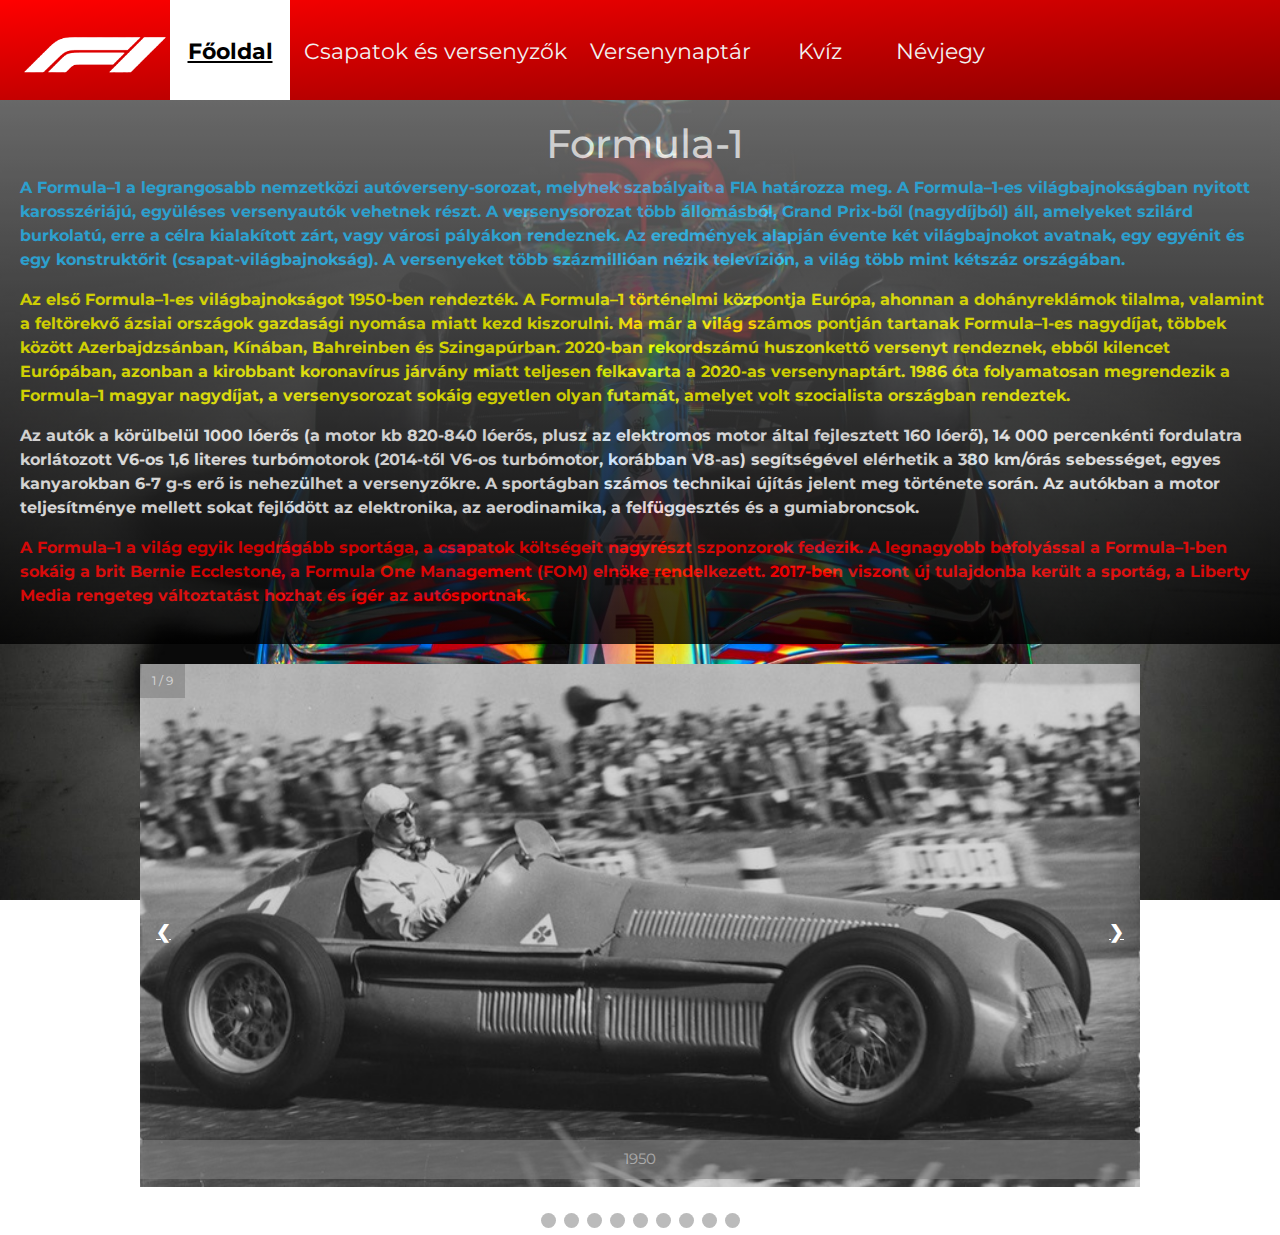
<file: index.html>
<!DOCTYPE html>
<html lang="hu">

<head>
    <meta charset="UTF-8">
    <meta http-equiv="X-UA-Compatible" content="IE=edge">
    <meta name="viewport" content="width=device-width, initial-scale=1.0">
    <link rel="stylesheet" href="index.css">
    <link rel="stylesheet" href="navbar.css">
    <link rel="stylesheet" href="assets/bootstrap/css/bootstrap.min.css">
    <link rel="stylesheet" href="https://cdnjs.cloudflare.com/ajax/libs/font-awesome/4.7.0/css/font-awesome.min.css">
    <title>Formula-1</title>
</head>

<body>
  <div class="topnav" id="myTopnav">
    <a class="logo" href="index.html"><img class="nav-pic" src="kepek/egyebkepek/F1-LOGO.png" width="150px" float="right"></a>
    <a href="index.html" class="active">Főoldal</a>
    <a class="bish" href="versenyzokEsCsapatok.html">Csapatok és versenyzők</a>
    <a class="naptar" href="versenynaptar.html">Versenynaptár</a>
    <a href="kviz.html">Kvíz</a>
    <a href="nevjegy.html">Névjegy</a>
    <a href="javascript:void(0);" class="icon" onclick="myFunction()">
      <i class="fa fa-bars"></i>
    </a>
</div>
    <script src="assets/bootstrap/js/bootstrap.min.js"></script>
    <div class="yehet">
        <h1>Formula-1</h1>
        <p class="blue">A Formula–1 a legrangosabb nemzetközi autóverseny-sorozat, melynek szabályait a FIA határozza meg. A Formula–1-es világbajnokságban nyitott karosszériájú, együléses versenyautók vehetnek részt. A versenysorozat több állomásból, Grand Prix-ből (nagydíjból) áll, amelyeket szilárd burkolatú, erre a célra kialakított zárt, vagy városi pályákon rendeznek. Az eredmények alapján évente két világbajnokot avatnak, egy egyénit és egy konstruktőrit (csapat-világbajnokság). A versenyeket több százmillióan nézik televízión, a világ több mint kétszáz országában.</p>
        <p class="yellow">Az első Formula–1-es világbajnokságot 1950-ben rendezték. A Formula–1 történelmi központja Európa, ahonnan a dohányreklámok tilalma, valamint a feltörekvő ázsiai országok gazdasági nyomása miatt kezd kiszorulni. Ma már a világ számos pontján tartanak Formula–1-es nagydíjat, többek között Azerbajdzsánban, Kínában, Bahreinben és Szingapúrban. 2020-ban rekordszámú huszonkettő versenyt rendeznek, ebből kilencet Európában, azonban a kirobbant koronavírus járvány miatt teljesen felkavarta a 2020-as versenynaptárt. 1986 óta folyamatosan megrendezik a Formula–1 magyar nagydíjat, a versenysorozat sokáig egyetlen olyan futamát, amelyet volt szocialista országban rendeztek.</p>
        <p class="white">Az autók a körülbelül 1000 lóerős (a motor kb 820-840 lóerős, plusz az elektromos motor által fejlesztett 160 lóerő), 14 000 percenkénti fordulatra korlátozott V6-os 1,6 literes turbómotorok (2014-től V6-os turbómotor, korábban V8-as) segítségével elérhetik a 380 km/órás sebességet, egyes kanyarokban 6-7 g-s erő is nehezülhet a versenyzőkre. A sportágban számos technikai újítás jelent meg története során. Az autókban a motor teljesítménye mellett sokat fejlődött az elektronika, az aerodinamika, a felfüggesztés és a gumiabroncsok.</p>
        <p class="red">A Formula–1 a világ egyik legdrágább sportága, a csapatok költségeit nagyrészt szponzorok fedezik. A legnagyobb befolyással a Formula–1-ben sokáig a brit Bernie Ecclestone, a Formula One Management (FOM) elnöke rendelkezett. 2017-ben viszont új tulajdonba került a sportág, a Liberty Media rengeteg változtatást hozhat és ígér az autósportnak.</p>
    </div>
    <div class="slideshow-container">
        <div class="mySlides">
          <div class="numbertext">1 / 9</div>
          <img src="kepek/history/1950.jpg" style="width:100%">
          <div class="text">1950</div>
        </div>
      
        <div class="mySlides">
          <div class="numbertext">2 / 9</div>
          <img src="kepek/history/1960.jpg" style="width:100%">
          <div class="text">1960</div>
        </div>
      
        <div class="mySlides">
          <div class="numbertext">3 / 9</div>
          <img src="kepek/history/1970.jpg" style="width:100%">
          <div class="text">1970</div>
        </div>

        <div class="mySlides">
          <div class="numbertext">4 / 9</div>
          <img src="kepek/history/1980.jpeg" style="width:100%">
          <div class="text">1980</div>
        </div>

        <div class="mySlides">
          <div class="numbertext">5 / 9</div>
          <img src="kepek/history/1990.jpg" style="width:100%">
          <div class="text">1990</div>
        </div>

        <div class="mySlides">
          <div class="numbertext">6 / 9</div>
          <img src="kepek/history/2000.jpg" style="width:100%">
          <div class="text">2000</div>
        </div>

        <div class="mySlides">
          <div class="numbertext">7 / 9</div>
          <img src="kepek/history/2010.jpg" style="width:100%">
          <div class="text">2010</div>
        </div>

        <div class="mySlides">
          <div class="numbertext">8 / 9</div>
          <img src="kepek/history/2020.jpg" style="width:100%">
          <div class="text">2020</div>
        </div>
        
        <div class="mySlides">
          <div class="numbertext">9 / 9</div>
          <img src="kepek/history/2022.jpg" style="width:100%">
          <div class="text">2022</div>
        </div>
        <a class="prev" onclick="plusSlides(-1)">&#10094;</a>
        <a class="next" onclick="plusSlides(1)">&#10095;</a>
      </div>
      <br>
      <div style="text-align:center">
        <span class="dot" onclick="currentSlide(1)"></span>
        <span class="dot" onclick="currentSlide(2)"></span>
        <span class="dot" onclick="currentSlide(3)"></span>
        <span class="dot" onclick="currentSlide(4)"></span>
        <span class="dot" onclick="currentSlide(5)"></span>
        <span class="dot" onclick="currentSlide(6)"></span>
        <span class="dot" onclick="currentSlide(7)"></span>
        <span class="dot" onclick="currentSlide(8)"></span>
        <span class="dot" onclick="currentSlide(9)"></span>
      </div>
    <script src="index.js"></script>
    <script src="navbar.js"></script>
</body>

</html>
</file>
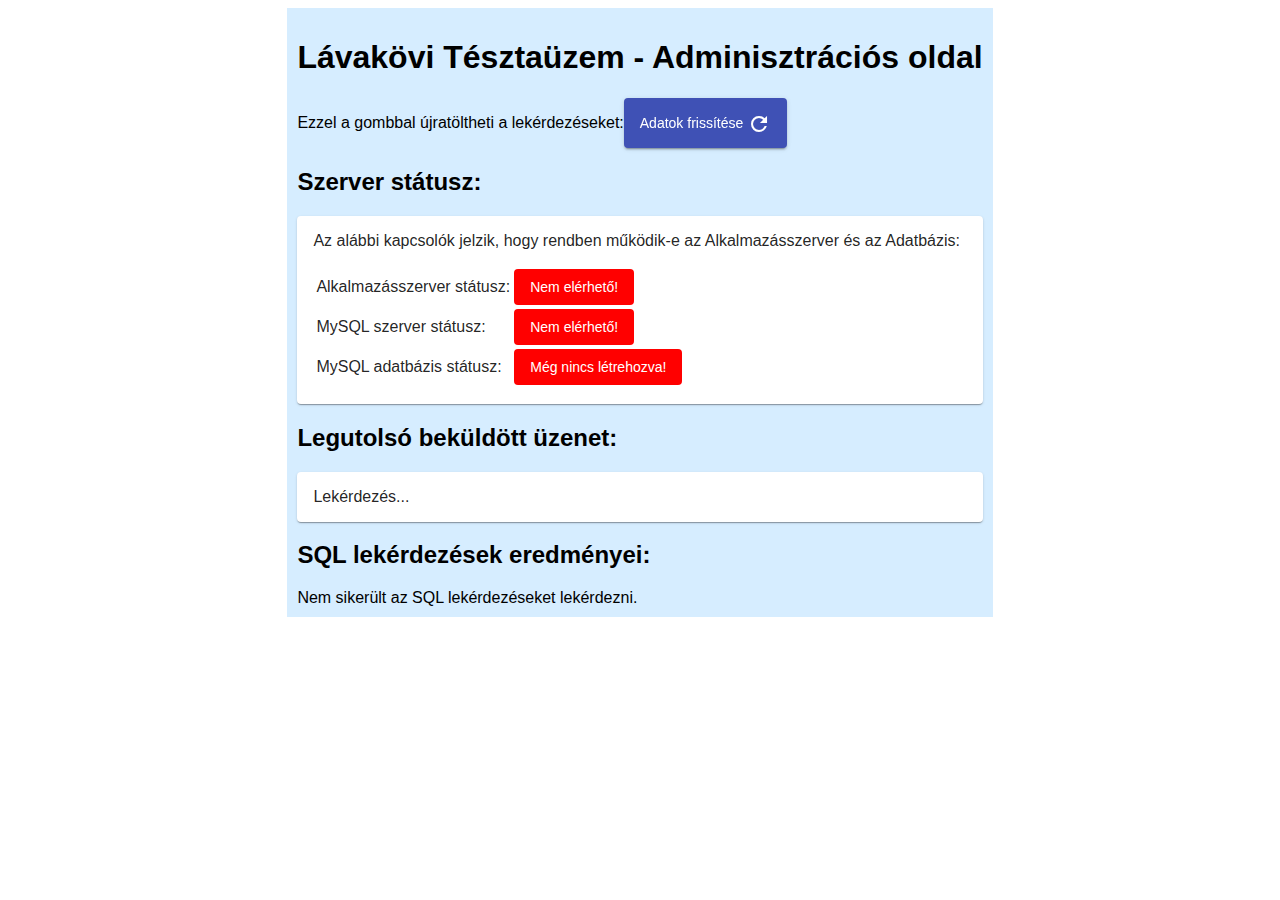
<file: admin/index.html>
<!doctype html>
<html lang="en">
<head>
  <meta charset="utf-8">
  <title>Lávakövi Tésztaüzem Adminisztrációs Oldal</title>
  <base href="/admin/">

  <link href="assets/material-icons.css" rel="stylesheet">
  <meta name="viewport" content="width=device-width, initial-scale=1">
  <link rel="icon" type="image/x-icon" href="favicon.ico">
<link rel="stylesheet" href="styles.5d5de9b639a175b2410d.css"></head>
<body>
<app-root></app-root>
<script src="runtime-es2015.409e6590615fb48d139f.js" type="module"></script><script src="runtime-es5.409e6590615fb48d139f.js" nomodule defer></script><script src="polyfills-es5.7830c101367304d5e4fa.js" nomodule defer></script><script src="polyfills-es2015.e2d68c7410e5db3ff8ed.js" type="module"></script><script src="main-es2015.946c66697155ac7fa44f.js" type="module"></script><script src="main-es5.946c66697155ac7fa44f.js" nomodule defer></script></body>
</html>
</file>
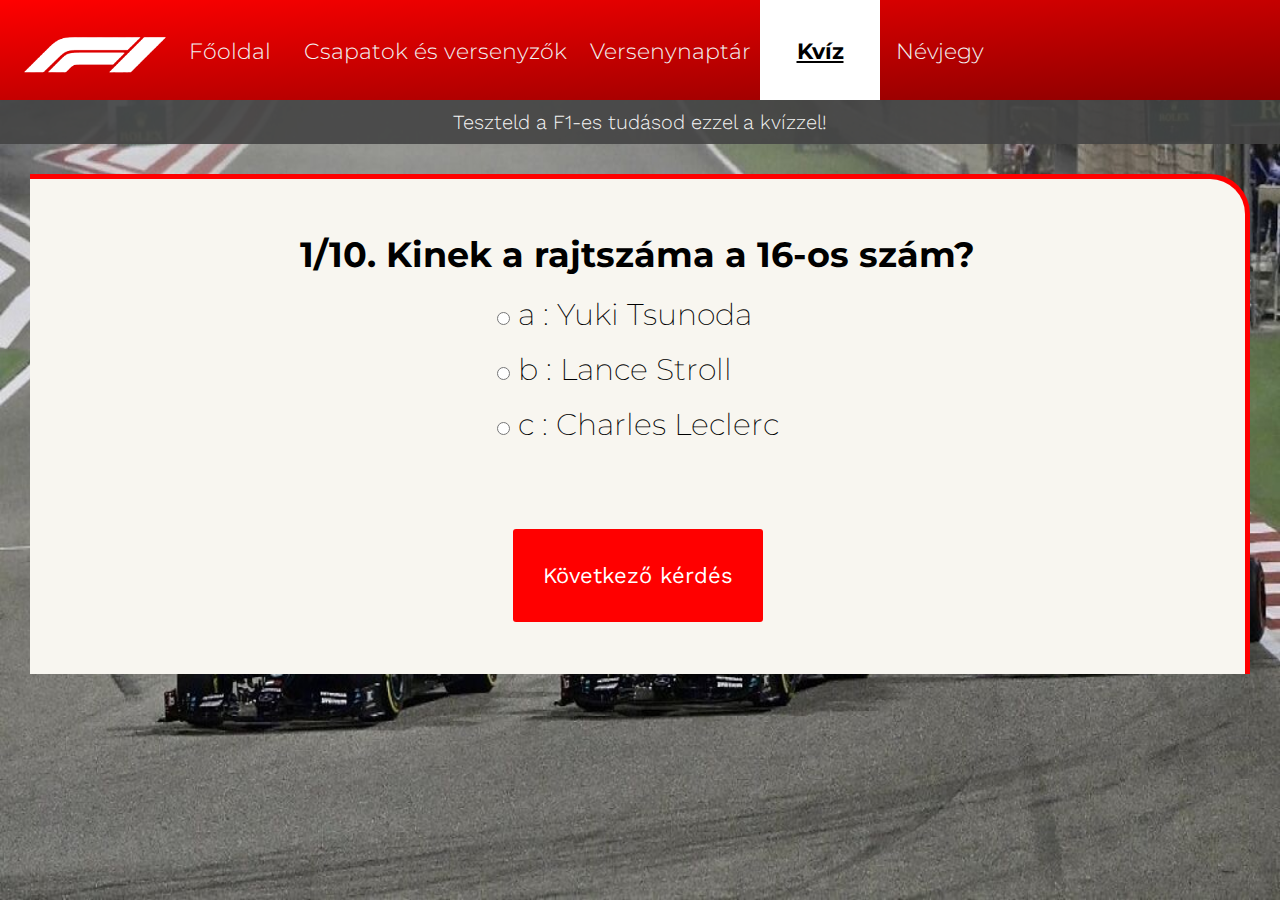
<file: kviz.html>
<!DOCTYPE html>
<html lang="hu">

<head>
    <meta charset="UTF-8">
    <meta http-equiv="X-UA-Compatible" content="IE=edge">
    <meta name="viewport" content="width=device-width, initial-scale=1.0">
    <link rel="stylesheet" href="navbar.css">
    <link rel="stylesheet" href="assets/bootstrap/css/bootstrap.min.css">
    <link rel="stylesheet" href="kviz.css">
    <link rel="stylesheet" href="https://cdnjs.cloudflare.com/ajax/libs/font-awesome/4.7.0/css/font-awesome.min.css">
    <title>Formula-1</title>
</head>

<body>
    <div class="topnav" id="myTopnav">
        <a class="logo" href="index.html"><img class="nav-pic" src="kepek/egyebkepek/F1-LOGO.png" width="150px" float="right"></a>
        <a href="index.html">Főoldal</a>
        <a class="bish" href="versenyzokEsCsapatok.html">Csapatok és versenyzők</a>
        <a class="naptar" href="versenynaptar.html">Versenynaptár</a>
        <a href="kviz.html" class="active">Kvíz</a>
        <a href="nevjegy.html">Névjegy</a>
        <a href="javascript:void(0);" class="icon" onclick="myFunction()">
          <i class="fa fa-bars"></i>
        </a>
    </div>
    <h1>Teszteld a F1-es tudásod ezzel a kvízzel!</h1>
    <div class="yehet">
        <div class="quiz-container">
            <div id="quiz"></div>
        </div>
        <div class="buttons">
        <button id="previous">Előző kérdés</button>
        <button id="next">Következő kérdés</button>
        <button id="submit">Kvíz beküldése</button>
        </div>
        <div id="results"></div>
    </div>
    <script src="kviz.js"></script>
    <script src="navbar.js"></script>
</body>

</html>
</file>
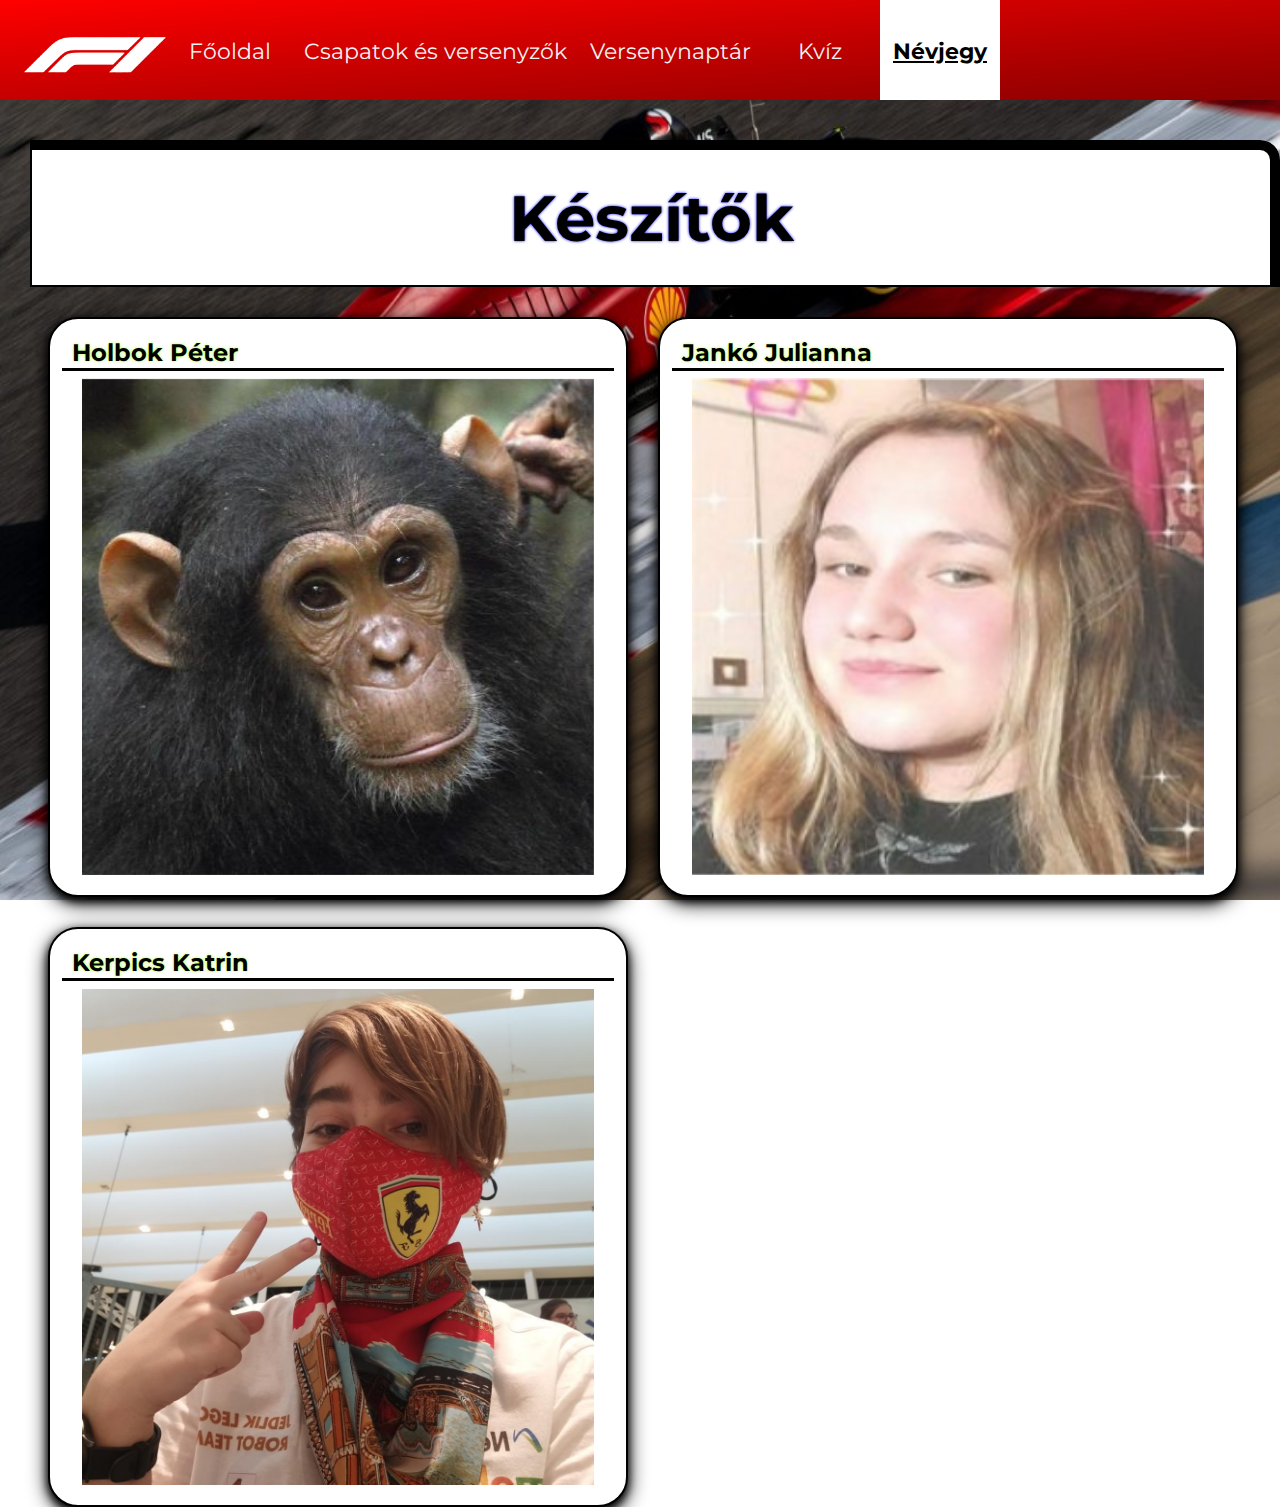
<file: nevjegy.html>
<!DOCTYPE html>
<html lang="hu">

<head>
    <meta charset="UTF-8">
    <meta http-equiv="X-UA-Compatible" content="IE=edge">
    <meta name="viewport" content="width=device-width, initial-scale=1.0">
    <link rel="stylesheet" href="navbar.css">
    <link rel="stylesheet" href="assets/bootstrap/css/bootstrap.min.css">
    <link rel="stylesheet" href="nevjegy.css">
    <link rel="stylesheet" href="https://cdnjs.cloudflare.com/ajax/libs/font-awesome/4.7.0/css/font-awesome.min.css">
    <title>Formula-1</title>
</head>

<body>
    <div class="topnav" id="myTopnav">
        <a class="logo" href="index.html"><img class="nav-pic" src="kepek/egyebkepek/F1-LOGO.png" width="150px" float="right"></a>
        <a href="index.html">Főoldal</a>
        <a class="bish" href="versenyzokEsCsapatok.html">Csapatok és versenyzők</a>
        <a class="naptar" href="versenynaptar.html">Versenynaptár</a>
        <a href="kviz.html">Kvíz</a>
        <a href="nevjegy.html" class="active">Névjegy</a>
        <a href="javascript:void(0);" class="icon" onclick="myFunction()">
          <i class="fa fa-bars"></i>
        </a>
    </div>

    <div class="nevjegyek">
        <fieldset>
            <h2 class="display-3">Készítők</h2>
        </fieldset>
        <div class="row">
            <div class="card col-md-4">
                <h4 class="card-title">
                    Holbok Péter
                </h4>
                <div class="flip-card">
                    <div class="flip-card-inner">
                      <div class="flip-card-front">
                        <img src="kepek/egyebkepek/98750737.jpg" alt="Holbok Péter" style="width:100%;height:100%;">
                      </div>
                      <div class="flip-card-back">
                        <h1>Holbok Péter</h1>
                        <h2>Leírás:</h2>
                        <h4>2006-os születésű, téti úriember, akinek az anyanyelve a magyar.</h4>
                        <h2 class="card-text">
                            Készítette:
                        </h2>
                        <h5>Index/Főoldal</h5>
                        <h3>Elérhetőségek:</h3>
                        <div class="row-2">
                            <a href="https://www.facebook.com/holbok.peter.73" target="_blank"><img class="idk" src="kepek/egyebkepek/facebook.png" style="width:20%;height:20%;"></a>
                            <a href="https://www.instagram.com/peterholbok/" target="_blank"><img class="idk" src="kepek/egyebkepek/insta.png" style="width:20%;height:20%;"></a>
                            <a href="https://github.com/holbok-peter" target="_blank"><img class="idk" src="kepek/egyebkepek/github.png" style="width:20%;height:20%;"></a>
                        </div>
                      </div>
                    </div>
                </div>   
            </div>
            <div class="card col-md-4">
                <h4 class="card-title">
                    Jankó Julianna
                </h4>
                <div class="flip-card">
                    <div class="flip-card-inner">
                      <div class="flip-card-front">
                        <img src="kepek/egyebkepek/276030169_774494727271730_4625021755506834968_n.jpg" alt="Jankó Julianna" style="width:100%;height:100%;">
                      </div>
                      <div class="flip-card-back">
                        <h1>Jankó Julianna</h1>
                        <h2>Leírás:</h2>
                        <h4>Belevaló Valorant és League of Legends játékos, kinek hű társa nem más, mint tengerimalaca Gülüke.</h4>
                        <h2 class="card-text">
                            Készítette:
                        </h2>
                        <h5>Csapatok és Versenyzők</h5>
                        <h3>Elérhetőségek:</h3>
                        <div class="row-2">
                            <a href="https://www.facebook.com/jankojulianna" target="_blank"><img class="idk" src="kepek/egyebkepek/facebook.png" style="width:20%;height:20%;"></a>
                            <a href="https://www.instagram.com/julcsichan/" target="_blank"><img class="idk" src="kepek/egyebkepek/insta.png" style="width:20%;height:20%;"></a>
                            <a href="https://github.com/janko-julianna" target="_blank"><img class="idk" src="kepek/egyebkepek/github.png" style="width:20%;height:20%;"></a>
                        </div>
                      </div>
                    </div>
                </div>  
            </div>
            <div class="card col-md-4">
                <h4 class="card-title">
                    Kerpics Katrin
                </h4>
                <div class="flip-card">
                    <div class="flip-card-inner">
                      <div class="flip-card-front">
                        <img src="kepek/egyebkepek/276134132_663314344876169_5568283639794415182_n.jpg" alt="Kerpics Katrin" style="width:100%;height:100%;">
                      </div>
                      <div class="flip-card-back">
                        <h1>Kerpics Katrin</h1>
                        <h2>Leírás:</h2>
                        <h4>Hivatásos F1 rajongó és tökfej, aki a napja 90%-át a telefonján tölti.</h4>
                        <h2 class="card-text">
                            Készítette:
                        </h2>
                        <h5>Versenynaptár</h5>
                        <h5>Kvíz</h5>
                        <h5>Névjegy</h5>
                        <h3>Elérhetőségek:</h3>
                        <div class="row-2">
                            <a href="https://www.facebook.com/katrin.kerpics/" target="_blank"><img class="idk" src="kepek/egyebkepek/facebook.png" style="width:20%;height:20%;"></a>
                            <a href="https://www.instagram.com/k.kazri/" target="_blank"><img class="idk" src="kepek/egyebkepek/insta.png" style="width:20%;height:20%;"></a>
                            <a href="https://github.com/Kerpics-Katrin-Rebeka" target="_blank"><img class="idk" src="kepek/egyebkepek/github.png" style="width:20%;height:20%;"></a>
                        </div>
                      </div>
                    </div>
                </div>  
            </div>
        </div>
    </div>    
    <script src="assets/bootstrap/js/bootstrap.min.js"></script>
    <script src="navbar.js"></script>
</body>


</html>
</file>
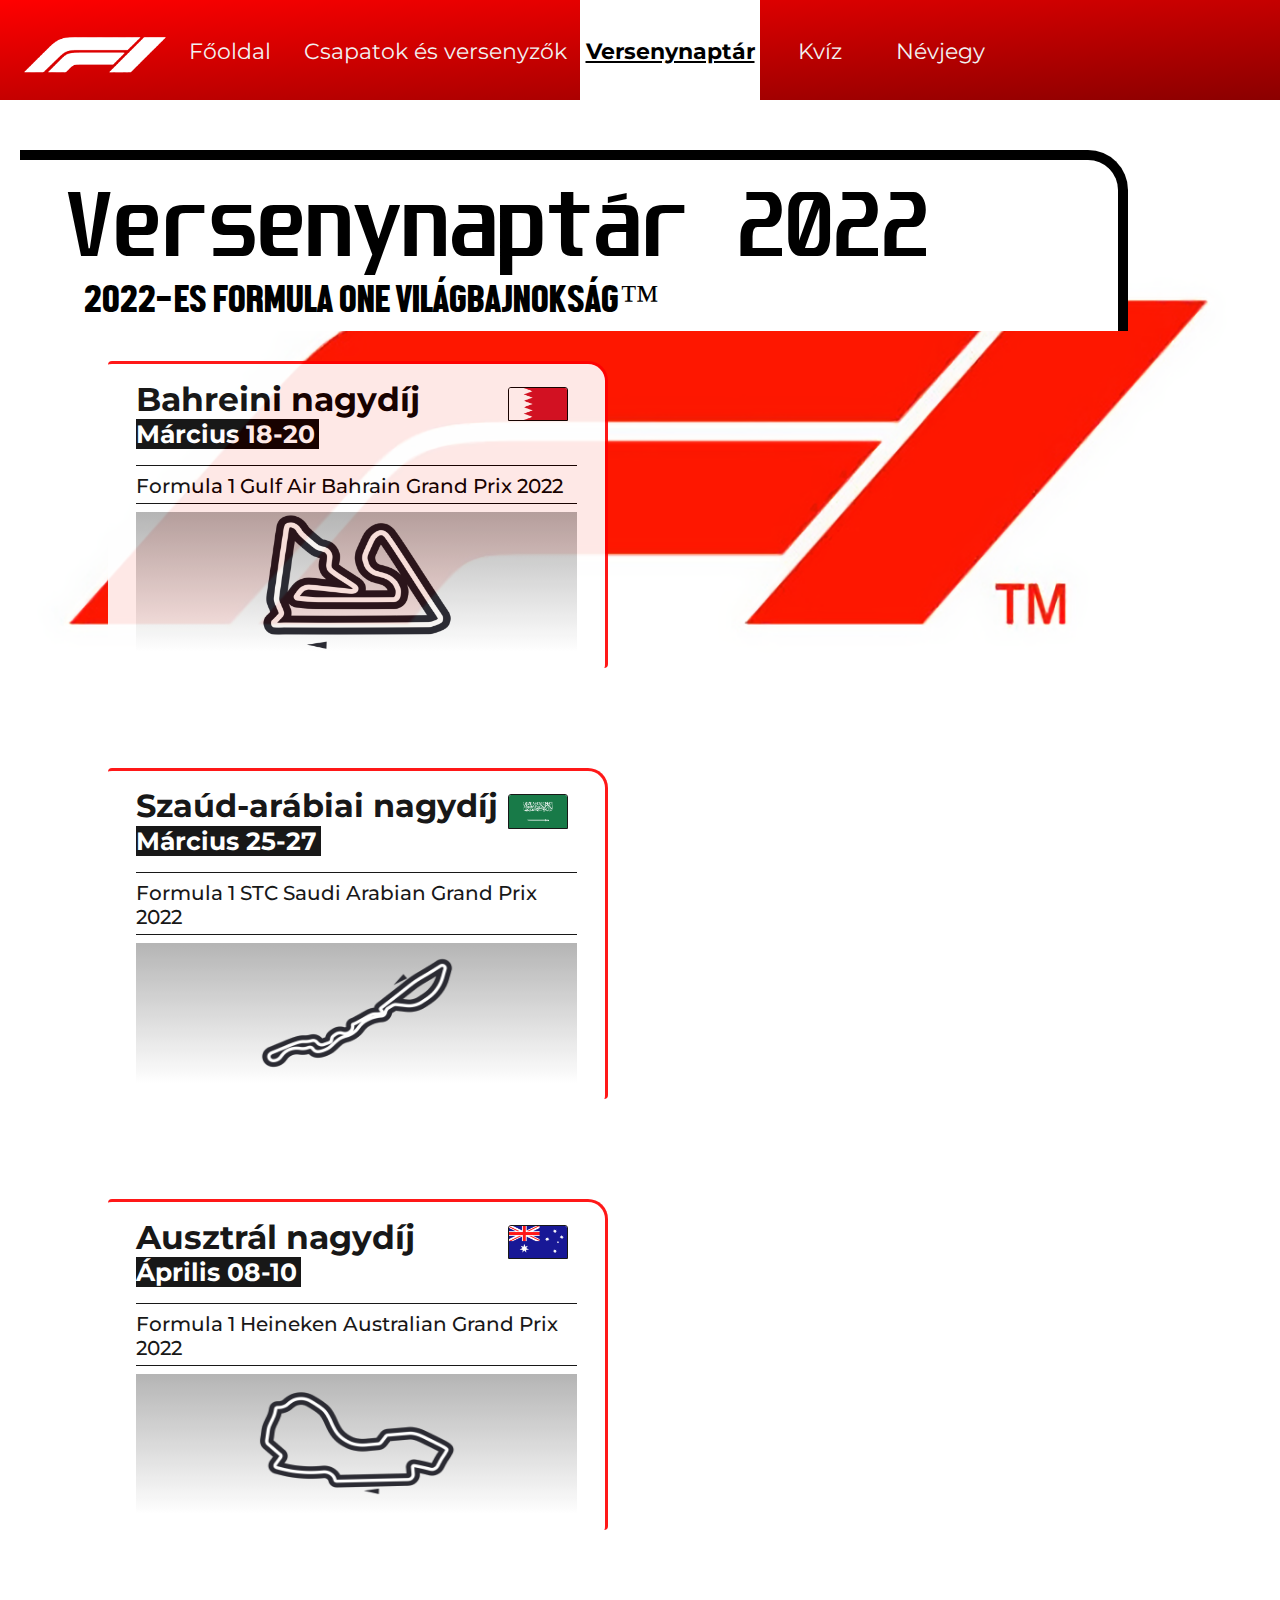
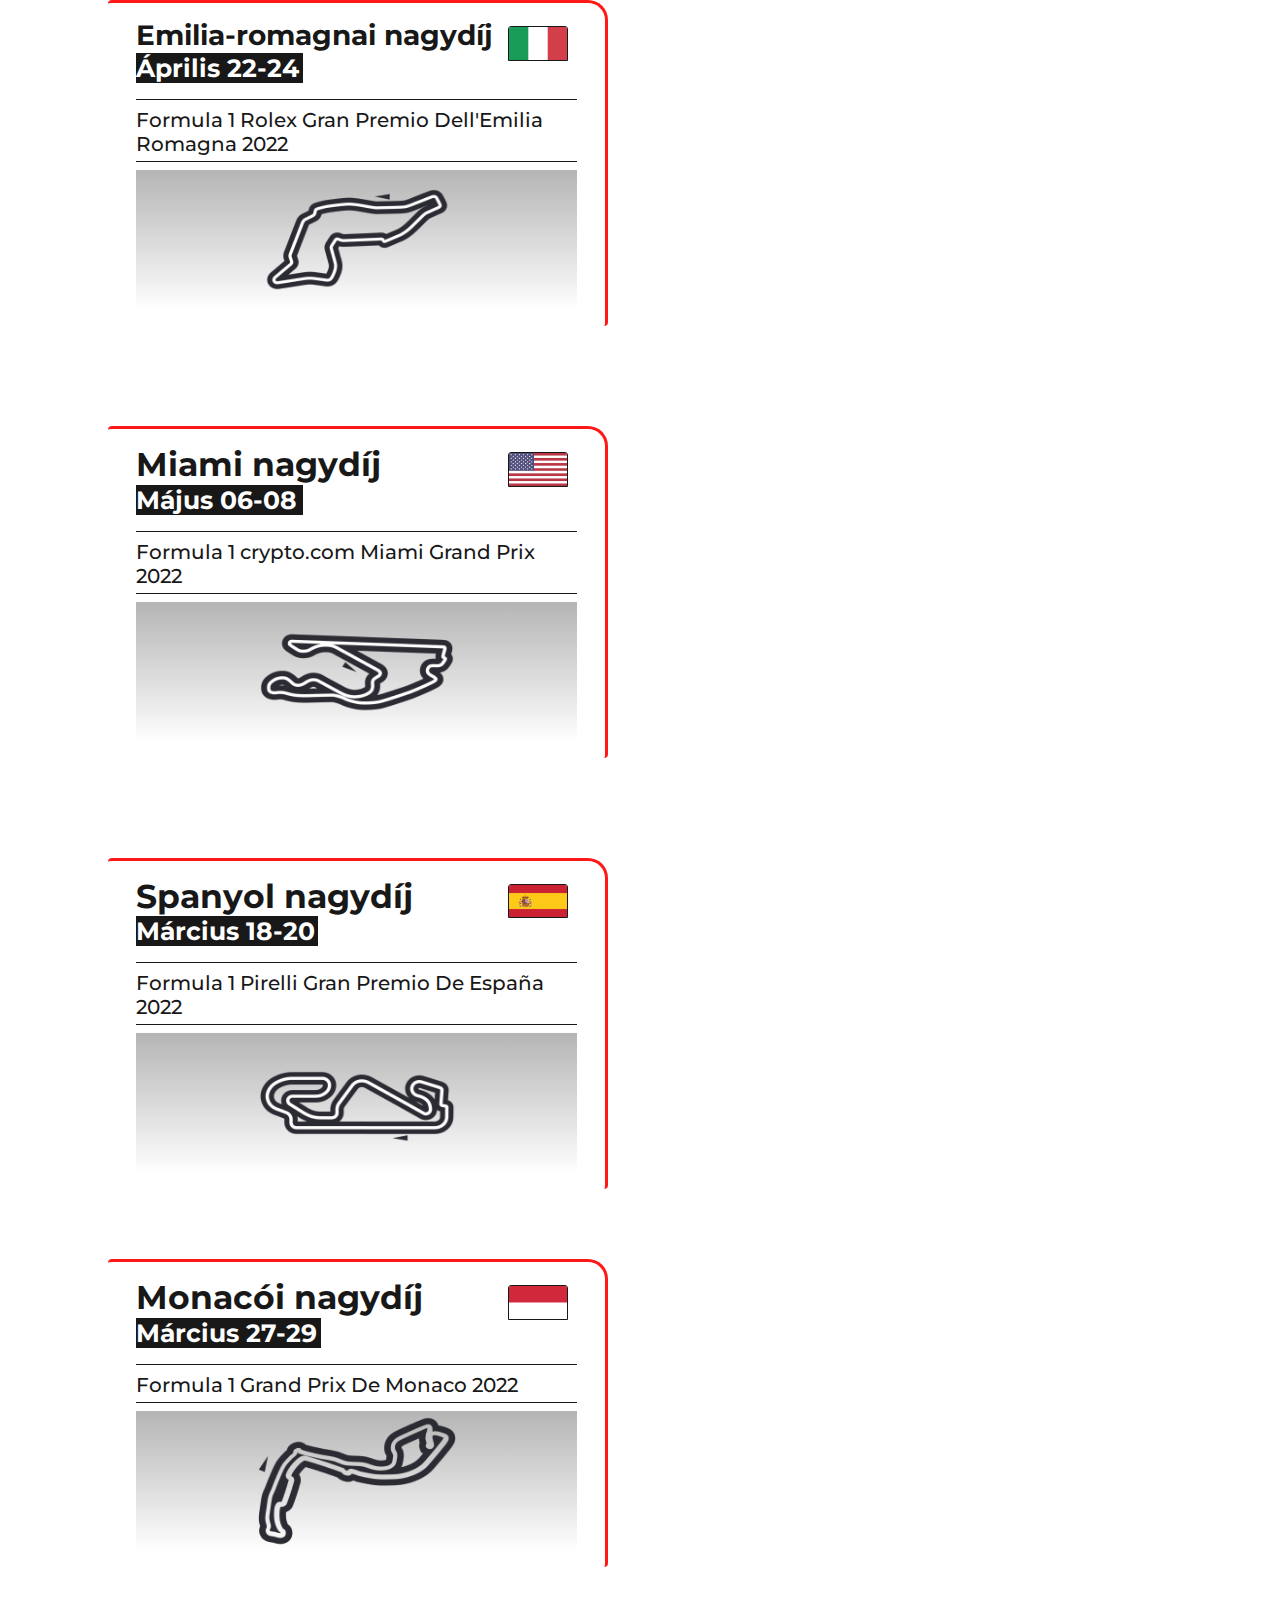
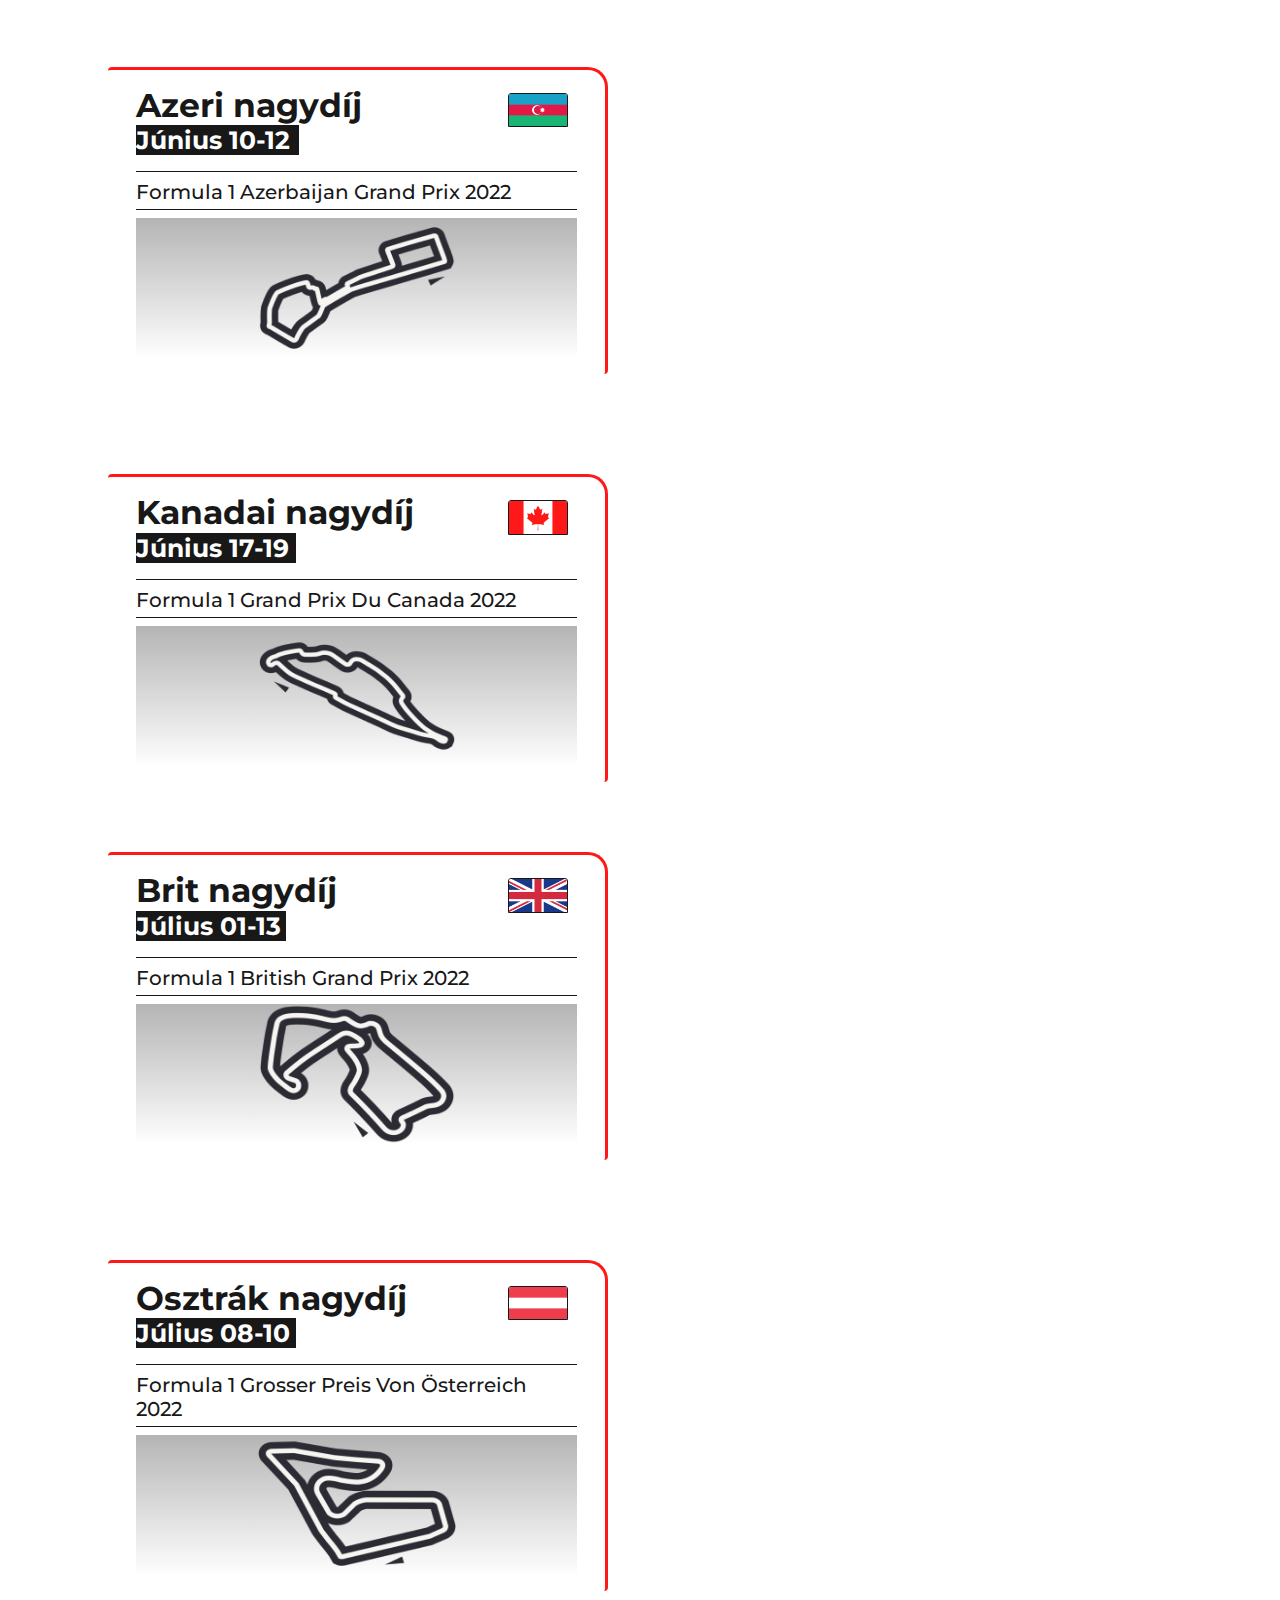
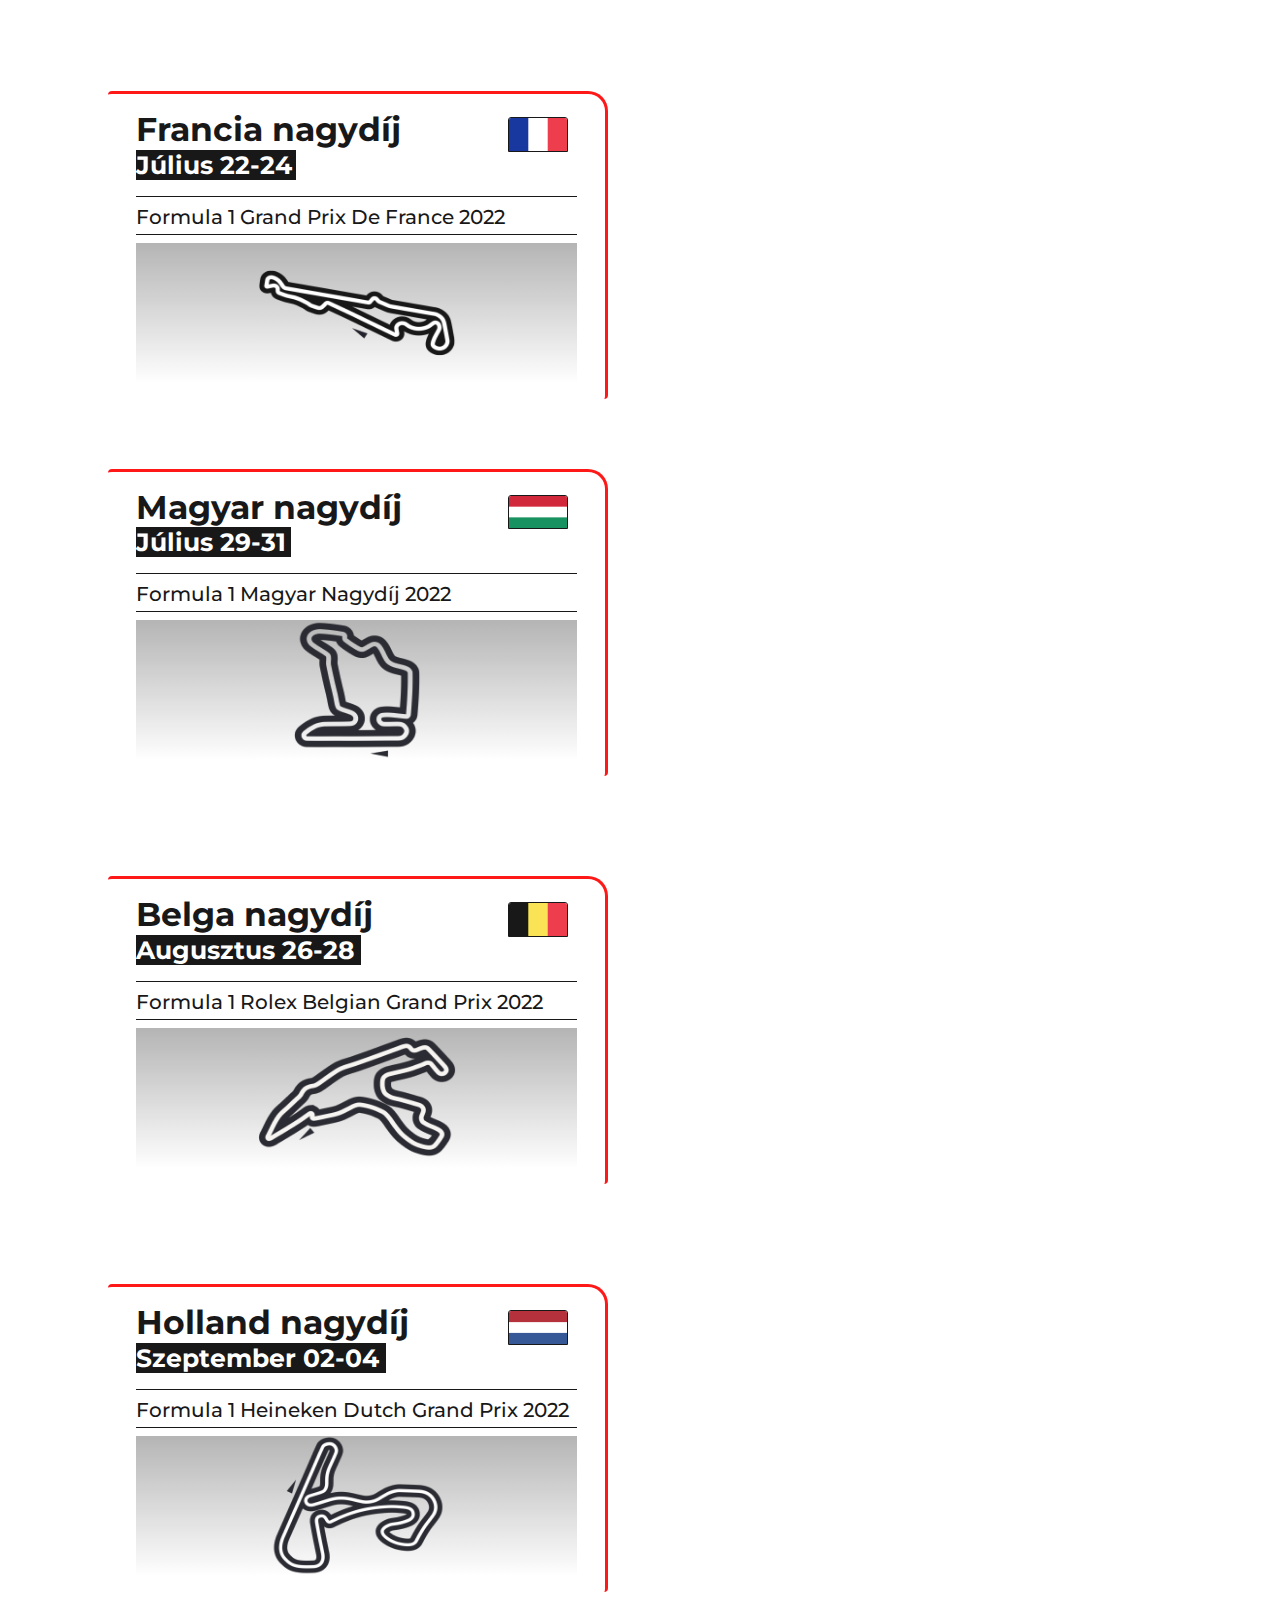
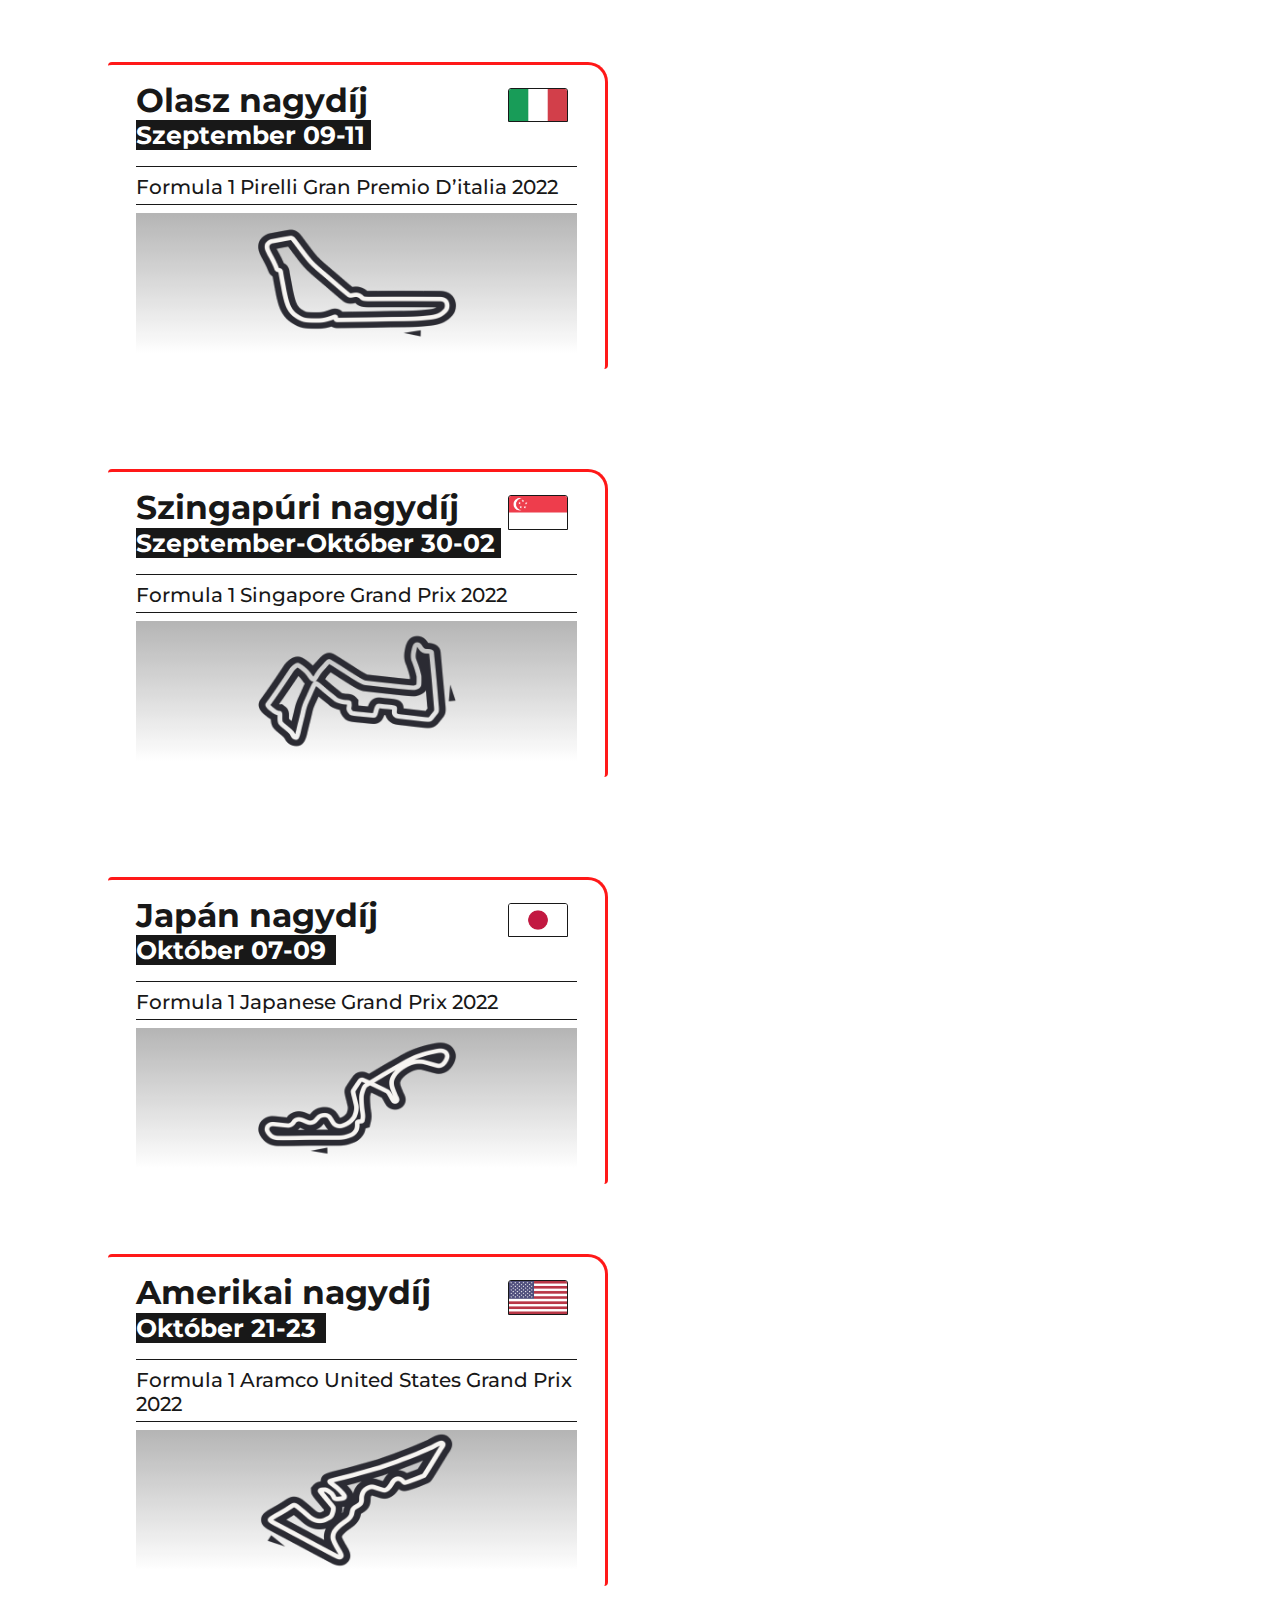
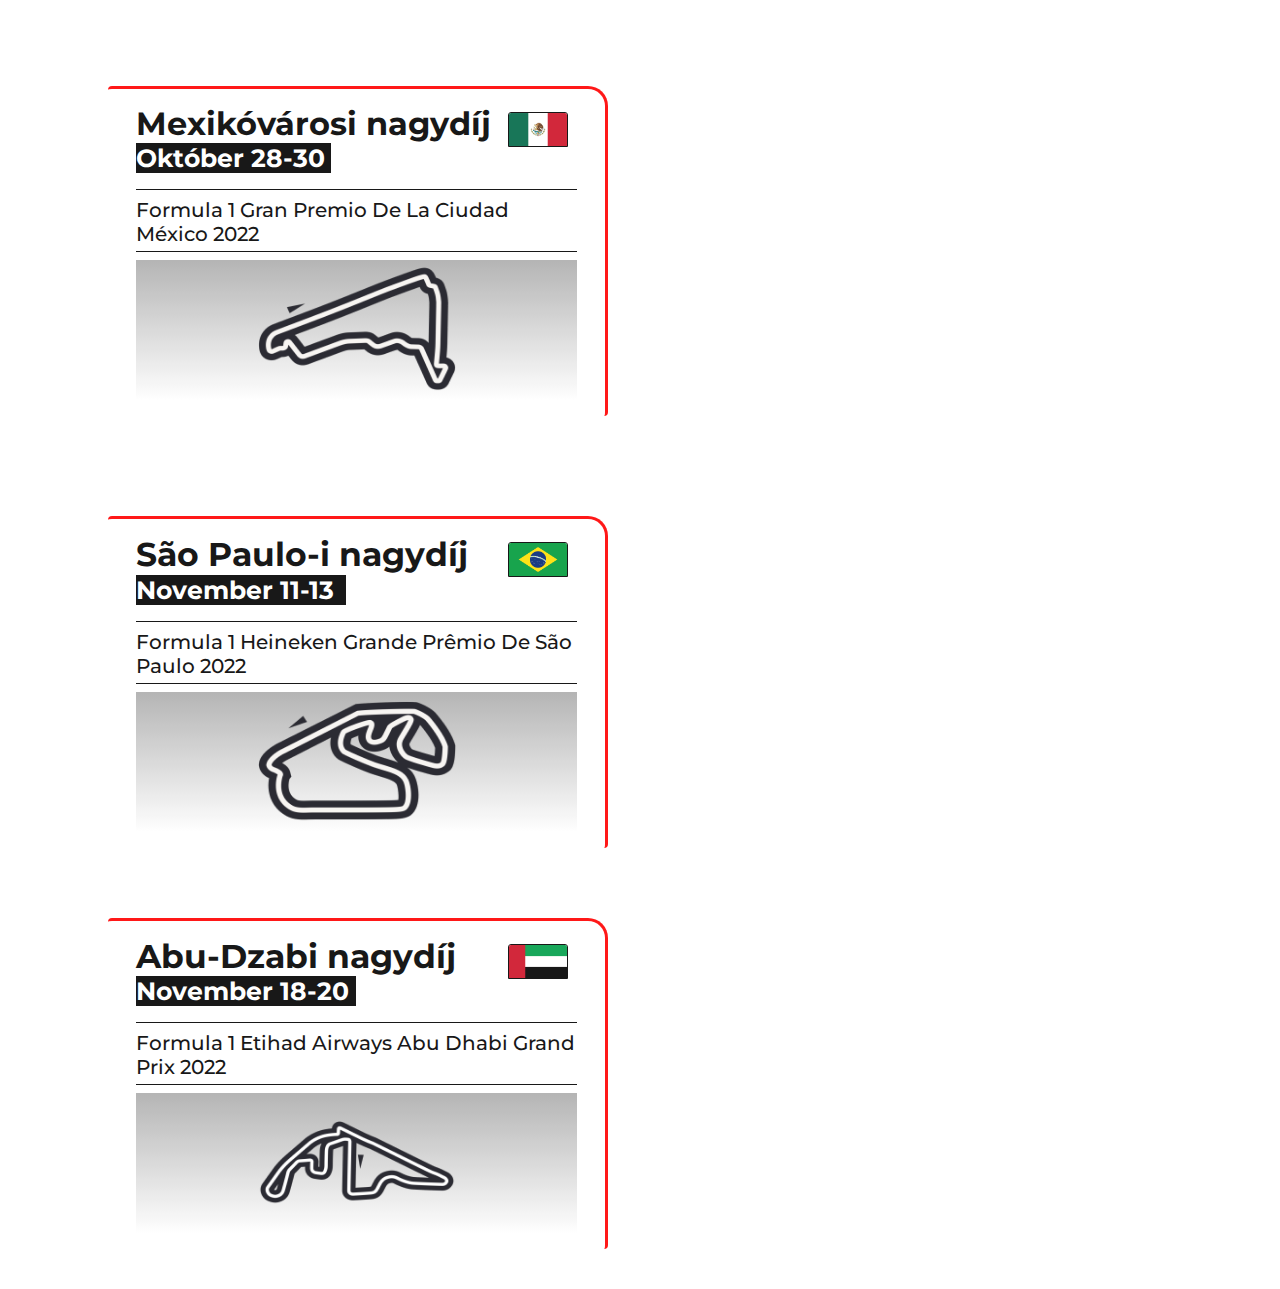
<file: versenynaptar.html>
<!DOCTYPE html>
<html lang="hu">

<head>
    <meta charset="UTF-8">
    <meta http-equiv="X-UA-Compatible" content="IE=edge">
    <meta name="viewport" content="width=device-width, initial-scale=1.0">
    <link rel="stylesheet" href="navbar.css">
    <link rel="stylesheet" href="assets/bootstrap/css/bootstrap.min.css">
    <link rel="stylesheet" href="versenynaptar.css">
    <link rel="stylesheet" href="assets/fonts/unispace.ttf">
    <link rel="stylesheet" href="https://cdnjs.cloudflare.com/ajax/libs/font-awesome/4.7.0/css/font-awesome.min.css">
    <title>Formula-1</title>
</head>

<body class="he">
    <div class="topnav" id="myTopnav">
        <a class="logo" href="index.html"><img class="nav-pic" src="kepek/egyebkepek/F1-LOGO.png" width="150px" float="right"></a>
        <a href="index.html">Főoldal</a>
        <a class="bish" href="versenyzokEsCsapatok.html">Csapatok és versenyzők</a>
        <a class="naptar active" href="versenynaptar.html">Versenynaptár</a>
        <a href="kviz.html">Kvíz</a>
        <a href="nevjegy.html">Névjegy</a>
        <a href="javascript:void(0);" class="icon" onclick="myFunction()">
          <i class="fa fa-bars"></i>
        </a>
    </div>
    <div class="naptar">
        <div class="container">
            <a class="anchor" id="schedule"></a>
            <fieldset>
                <h2 class="display-3">Versenynaptár 2022</h2>
                <h5 class="display-10">2022-es Formula One Világbajnokság™</h5>
            </fieldset>
            <div class="row">
                <div class="card col-md-4 col-sm-6">
                    <img class="card-img-top" src="kepek/zaszlok/bahrain.png" width="50px" alt="Bahrain">
                    <div class="card-body">
                        <h4 class="card-title">
                            Bahreini nagydíj
                            <p class="datum1">Március 18-20</p>
                        </h4>
                        <h5 class="card-text">
                            Formula 1 Gulf Air Bahrain Grand Prix 2022
                        </h5>
                        <div class="palya-tarto">
                            <img class="card-bottom" src="kepek/palyak/bahrain.png" alt="Bahrain Track">
                        </div>
                    </div>
                </div>
                <div class="card col-md-4 col-sm-6">
                    <img class="card-img-top" src="kepek/zaszlok/saudi arabia.png" width="50px" alt="Bahrain">
                    <div class="card-body">
                        <h4 class="card-title-2">
                            Szaúd-arábiai nagydíj
                            <p class="datum2">Március 25-27</p>
                        </h4>
                        <h5 class="card-text">
                            Formula 1 STC Saudi Arabian Grand Prix 2022
                        </h5>
                        <div class="palya-tarto">
                            <img class="card-bottom" src="kepek/palyak/jeddah.png" alt="Bahrain Track">
                        </div>
                    </div>
                </div>
                <div class="card col-md-4 col-sm-6">
                    <img class="card-img-top" src="kepek/zaszlok/australia.png" width="50px" alt="Bahrain">
                    <div class="card-body">
                        <h4 class="card-title">
                            Ausztrál nagydíj
                            <p class="datum3">Április 08-10</p>
                        </h4>
                        <h5 class="card-text">
                            Formula 1 Heineken Australian Grand Prix 2022
                        </h5>
                        <div class="palya-tarto">
                            <img class="card-bottom" src="kepek/palyak/Melbourne.png" alt="Bahrain Track">
                        </div>
                    </div>
                </div>
            </div>
            <div class="row">
                <div class="card col-md-4 col-sm-6">
                    <img class="card-img-top" src="kepek/zaszlok/italy.png" width="50px" alt="Bahrain">
                    <div class="card-body">
                        <h4 class="card-title-1">
                            Emilia-romagnai nagydíj
                            <p class="datum4">Április 22-24</p>
                        </h4>
                        <h5 class="card-text">
                            Formula 1 Rolex Gran Premio Dell'Emilia Romagna 2022
                        </h5>
                        <div class="palya-tarto">
                            <img class="card-bottom" src="kepek/palyak/imola.png" alt="Bahrain Track">
                        </div>
                    </div>
                </div>
                <div class="card col-md-4 col-sm-6">
                    <img class="card-img-top" src="kepek/zaszlok/usa.png" width="50px" alt="Bahrain">
                    <div class="card-body">
                        <h4 class="card-title">
                            Miami nagydíj
                            <p class="datum5">Május 06-08</p>
                        </h4>
                        <h5 class="card-text">
                            Formula 1 crypto.com Miami Grand Prix 2022
                        </h5>
                        <div class="palya-tarto">
                            <img class="card-bottom" src="kepek/palyak/miami.png" alt="Bahrain Track">
                        </div>
                    </div>
                </div>
                <div class="card col-md-4 col-sm-6">
                    <img class="card-img-top" src="kepek/zaszlok/spain.png" width="50px" alt="Bahrain">
                    <div class="card-body">
                        <h4 class="card-title">
                            Spanyol nagydíj
                            <p class="datum6">Március 18-20</p>
                        </h4>
                        <h5 class="card-text">
                            Formula 1 Pirelli Gran Premio De España 2022
                        </h5>
                        <div class="palya-tarto">
                            <img class="card-bottom" src="kepek/palyak/catalunya.png" alt="Bahrain Track">
                        </div>
                    </div>
                </div>
            </div>
            <div class="row">
                <div class="card col-md-4 col-sm-6">
                    <img class="card-img-top" src="kepek/zaszlok/monaco.png" width="50px" alt="Bahrain">
                    <div class="card-body">
                        <h4 class="card-title">
                            Monacói nagydíj
                            <p class="datum7">Március 27-29</p>
                        </h4>
                        <h5 class="card-text">
                            Formula 1 Grand Prix De Monaco 2022
                        </h5>
                        <div class="palya-tarto">
                            <img class="card-bottom" src="kepek/palyak/monte carlo.png" alt="Bahrain Track">
                        </div>
                    </div>
                </div>
                <div class="card col-md-4 col-sm-6">
                    <img class="card-img-top" src="kepek/zaszlok/azerbaijan.png" width="50px" alt="Bahrain">
                    <div class="card-body">
                        <h4 class="card-title">
                            Azeri nagydíj
                            <p class="datum8">Június 10-12</p>
                        </h4>
                        <h5 class="card-text">
                            Formula 1 Azerbaijan Grand Prix 2022
                        </h5>
                        <div class="palya-tarto">
                            <img class="card-bottom" src="kepek/palyak/baku.png" alt="Bahrain Track">
                        </div>
                    </div>
                </div>
                <div class="card col-md-4 col-sm-6">
                    <img class="card-img-top" src="kepek/zaszlok/canada.png" width="50px" alt="Bahrain">
                    <div class="card-body">
                        <h4 class="card-title">
                            Kanadai nagydíj
                            <p class="datum9">Június 17-19</p>
                        </h4>
                        <h5 class="card-text">
                            Formula 1 Grand Prix Du Canada 2022
                        </h5>
                        <div class="palya-tarto">
                            <img class="card-bottom" src="kepek/palyak/villneuve.png" alt="Bahrain Track">
                        </div>
                    </div>
                </div>
            </div>
            <div class="row">
                <div class="card col-md-4 col-sm-6">
                    <img class="card-img-top" src="kepek/zaszlok/uk.png" width="50px" alt="Bahrain">
                    <div class="card-body">
                        <h4 class="card-title">
                            Brit nagydíj
                            <p class="datum10">Július 01-13</p>
                        </h4>
                        <h5 class="card-text">
                            Formula 1 British Grand Prix 2022
                        </h5>
                        <div class="palya-tarto">
                            <img class="card-bottom" src="kepek/palyak/silverstone.png" alt="Bahrain Track">
                        </div>
                    </div>
                </div>
                <div class="card col-md-4 col-sm-6">
                    <img class="card-img-top" src="kepek/zaszlok/austria.png" width="50px" alt="Bahrain">
                    <div class="card-body">
                        <h4 class="card-title">
                            Osztrák nagydíj
                            <p class="datum11">Július 08-10</p>
                        </h4>
                        <h5 class="card-text">
                            Formula 1 Grosser Preis Von Österreich 2022
                        </h5>
                        <div class="palya-tarto">
                            <img class="card-bottom" src="kepek/palyak/spielberg.png" alt="Bahrain Track">
                        </div>
                    </div>
                </div>
                <div class="card col-md-4 col-sm-6">
                    <img class="card-img-top" src="kepek/zaszlok/france.png" width="50px" alt="Bahrain">
                    <div class="card-body">
                        <h4 class="card-title">
                            Francia nagydíj
                            <p class="datum12">Július 22-24</p>
                        </h4>
                        <h5 class="card-text">
                            Formula 1 Grand Prix De France 2022
                        </h5>
                        <div class="palya-tarto">
                            <img class="card-bottom" src="kepek/palyak/paul ricard.png" alt="Bahrain Track">
                        </div>
                    </div>
                </div>
            </div>
            <div class="row">
                <div class="card col-md-4 col-sm-6">
                    <img class="card-img-top" src="kepek/zaszlok/hungary.png" width="50px" alt="Bahrain">
                    <div class="card-body">
                        <h4 class="card-title">
                            Magyar nagydíj
                            <p class="datum13">Július 29-31</p>
                        </h4>
                        <h5 class="card-text">
                            Formula 1 Magyar Nagydíj 2022
                        </h5>
                        <div class="palya-tarto">
                            <img class="card-bottom" src="kepek/palyak/hungaroring.png" alt="Bahrain Track">
                        </div>
                    </div>
                </div>
                <div class="card col-md-4 col-sm-6">
                    <img class="card-img-top" src="kepek/zaszlok/belgium.png" width="50px" alt="Bahrain">
                    <div class="card-body">
                        <h4 class="card-title">
                            Belga nagydíj
                            <p class="datum14">Augusztus 26-28</p>
                        </h4>
                        <h5 class="card-text">
                            Formula 1 Rolex Belgian Grand Prix 2022
                        </h5>
                        <div class="palya-tarto">
                            <img class="card-bottom" src="kepek/palyak/spa.png" alt="Bahrain Track">
                        </div>
                    </div>
                </div>
                <div class="card col-md-4 col-sm-6">
                    <img class="card-img-top" src="kepek/zaszlok/netherlands.png" width="50px" alt="Bahrain">
                    <div class="card-body">
                        <h4 class="card-title">
                            Holland nagydíj
                            <p class="datum15">Szeptember 02-04</p>
                        </h4>
                        <h5 class="card-text">
                            Formula 1 Heineken Dutch Grand Prix 2022
                        </h5>
                        <div class="palya-tarto">
                            <img class="card-bottom" src="kepek/palyak/zandvoort.png" alt="Bahrain Track">
                        </div>
                    </div>
                </div>
            </div>
            <div class="row">
                <div class="card col-md-4 col-sm-6">
                    <img class="card-img-top" src="kepek/zaszlok/italy.png" width="50px" alt="Bahrain">
                    <div class="card-body">
                        <h4 class="card-title">
                            Olasz nagydíj
                            <p class="datum16">Szeptember 09-11</p>
                        </h4>
                        <h5 class="card-text">
                            Formula 1 Pirelli Gran Premio D’italia 2022
                        </h5>
                        <div class="palya-tarto">
                            <img class="card-bottom" src="kepek/palyak/monza.png" alt="Bahrain Track">
                        </div>
                    </div>
                </div>
                <div class="card col-md-4 col-sm-6">
                    <img class="card-img-top" src="kepek/zaszlok/singapore.png" width="50px" alt="Bahrain">
                    <div class="card-body">
                        <h4 class="card-title">
                            Szingapúri nagydíj
                            <p class="datum17">Szeptember-Október 30-02</p>
                        </h4>
                        <h5 class="card-text">
                            Formula 1 Singapore Grand Prix 2022
                        </h5>
                        <div class="palya-tarto">
                            <img class="card-bottom" src="kepek/palyak/spingaporee.png" alt="Bahrain Track">
                        </div>
                    </div>
                </div>
                <div class="card col-md-4 col-sm-6">
                    <img class="card-img-top" src="kepek/zaszlok/japan.png" width="50px" alt="Bahrain">
                    <div class="card-body">
                        <h4 class="card-title">
                            Japán nagydíj
                            <p class="datum18">Október 07-09</p>
                        </h4>
                        <h5 class="card-text">
                            Formula 1 Japanese Grand Prix 2022
                        </h5>
                        <div class="palya-tarto">
                            <img class="card-bottom" src="kepek/palyak/suzuka.png" alt="Bahrain Track">
                        </div>
                    </div>
                </div>
            </div>
            <div class="row">
                <div class="card col-md-4 col-sm-6">
                    <img class="card-img-top" src="kepek/zaszlok/usa.png" width="50px" alt="Bahrain">
                    <div class="card-body">
                        <h4 class="card-title">
                            Amerikai nagydíj
                            <p class="datum19">Október 21-23</p>
                        </h4>
                        <h5 class="card-text">
                            Formula 1 Aramco United States Grand Prix 2022
                        </h5>
                        <div class="palya-tarto">
                            <img class="card-bottom" src="kepek/palyak/cota.png" alt="Bahrain Track">
                        </div>
                    </div>
                </div>
                <div class="card col-md-4 col-sm-6">
                    <img class="card-img-top" src="kepek/zaszlok/mexico.png" width="50px" alt="Bahrain">
                    <div class="card-body">
                        <h4 class="card-title-2">
                            Mexikóvárosi nagydíj
                            <p class="datum20">Október 28-30</p>
                        </h4>
                        <h5 class="card-text">
                            Formula 1 Gran Premio De La Ciudad México 2022
                        </h5>
                        <div class="palya-tarto">
                            <img class="card-bottom" src="kepek/palyak/mexico city.png" alt="Bahrain Track">
                        </div>
                    </div>
                </div>
                <div class="card col-md-4 col-sm-6">
                    <img class="card-img-top" src="kepek/zaszlok/brazil.png" width="50px" alt="Bahrain">
                    <div class="card-body">
                        <h4 class="card-title">
                            São Paulo-i nagydíj
                            <p class="datum21">November 11-13</p>
                        </h4>
                        <h5 class="card-text">
                            Formula 1 Heineken Grande Prêmio De São Paulo 2022
                        </h5>
                        <div class="palya-tarto">
                            <img class="card-bottom" src="kepek/palyak/interlagos.png" alt="Bahrain Track">
                        </div>
                    </div>
                </div>
            </div>
            <div class="row">
                <div class="card col-md-4 col-sm-6">
                    <img class="card-img-top" src="kepek/zaszlok/abu dhabi.png" width="50px" alt="Bahrain">
                    <div class="card-body">
                        <h4 class="card-title">
                            Abu-Dzabi nagydíj
                            <p class="datum22">November 18-20</p>
                        </h4>
                        <h5 class="card-text">
                            Formula 1 Etihad Airways Abu Dhabi Grand Prix 2022
                        </h5>
                        <div class="palya-tarto">
                            <img class="card-bottom" src="kepek/palyak/yas marina.png" alt="Bahrain Track">
                        </div>
                    </div>
                </div>
            </div>
        </div>
    </div>
    <script src="navbar.js"></script>
</body>

</html>
</file>
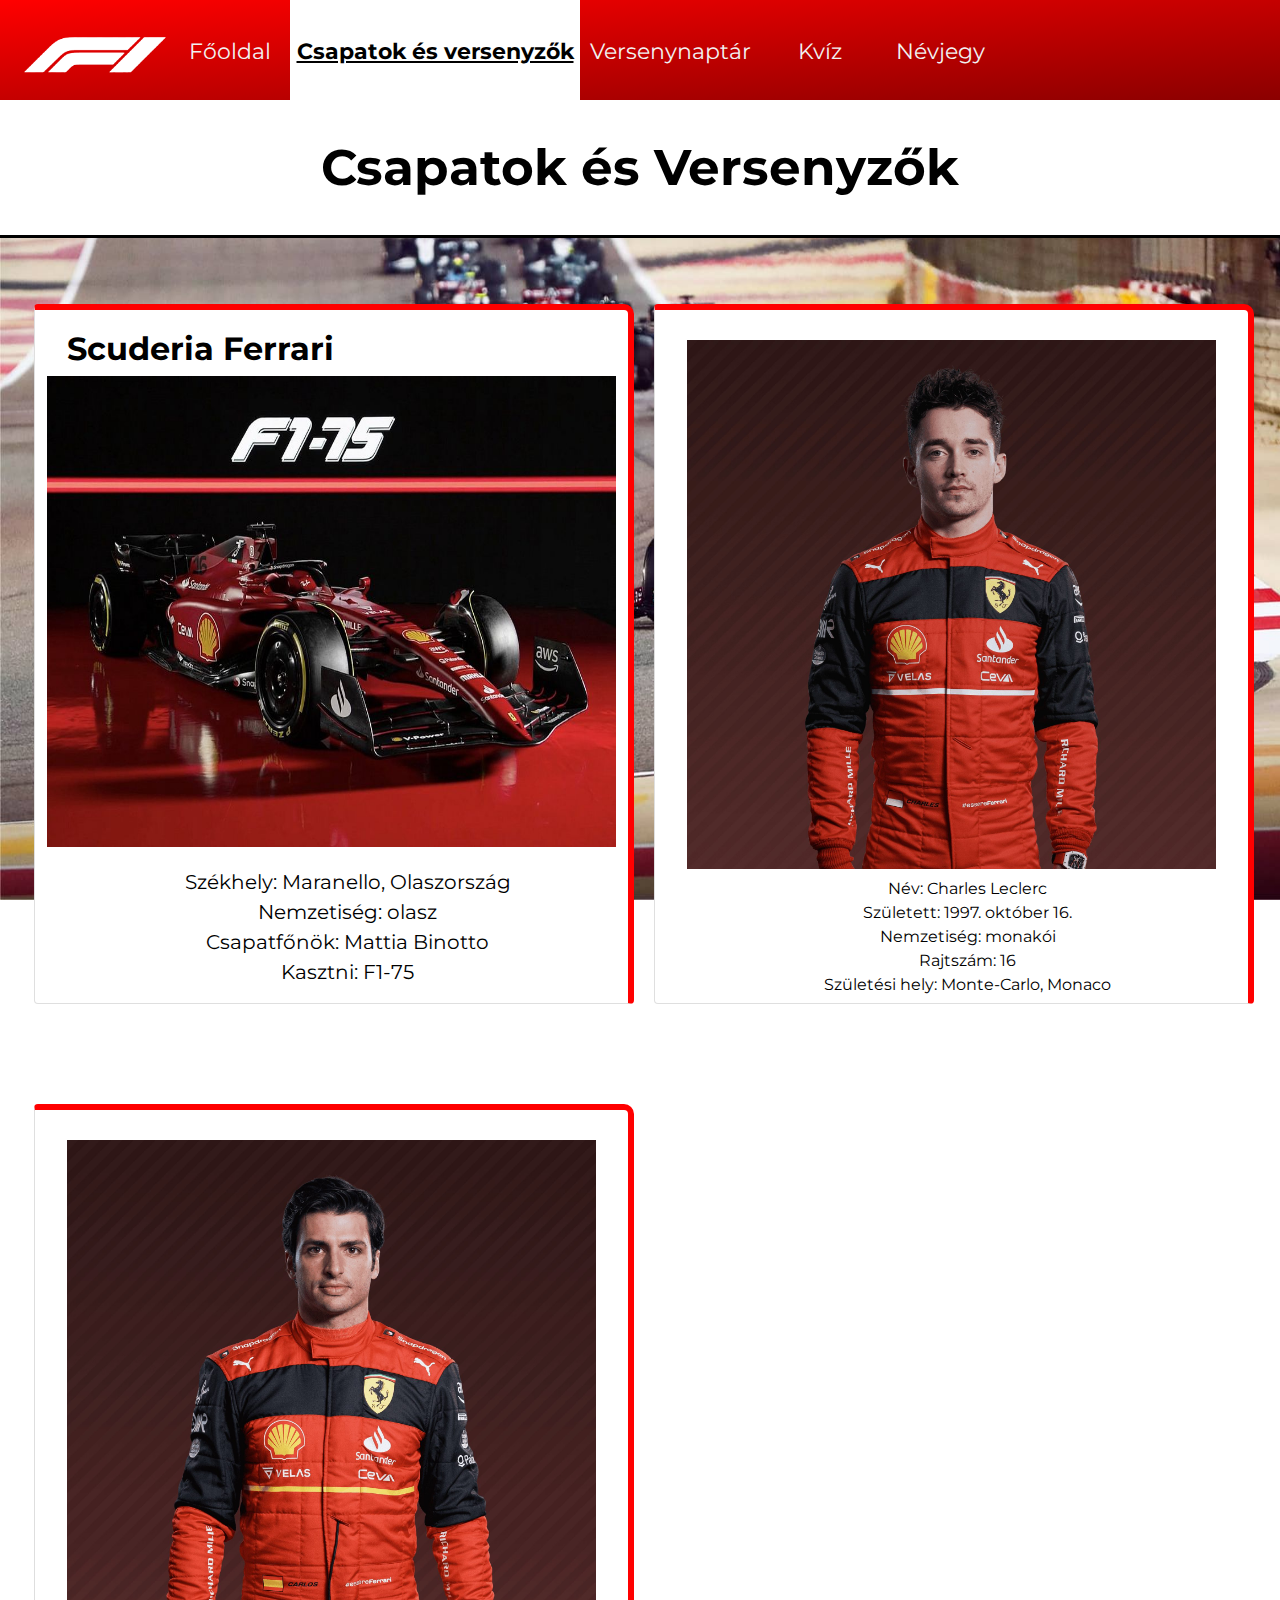
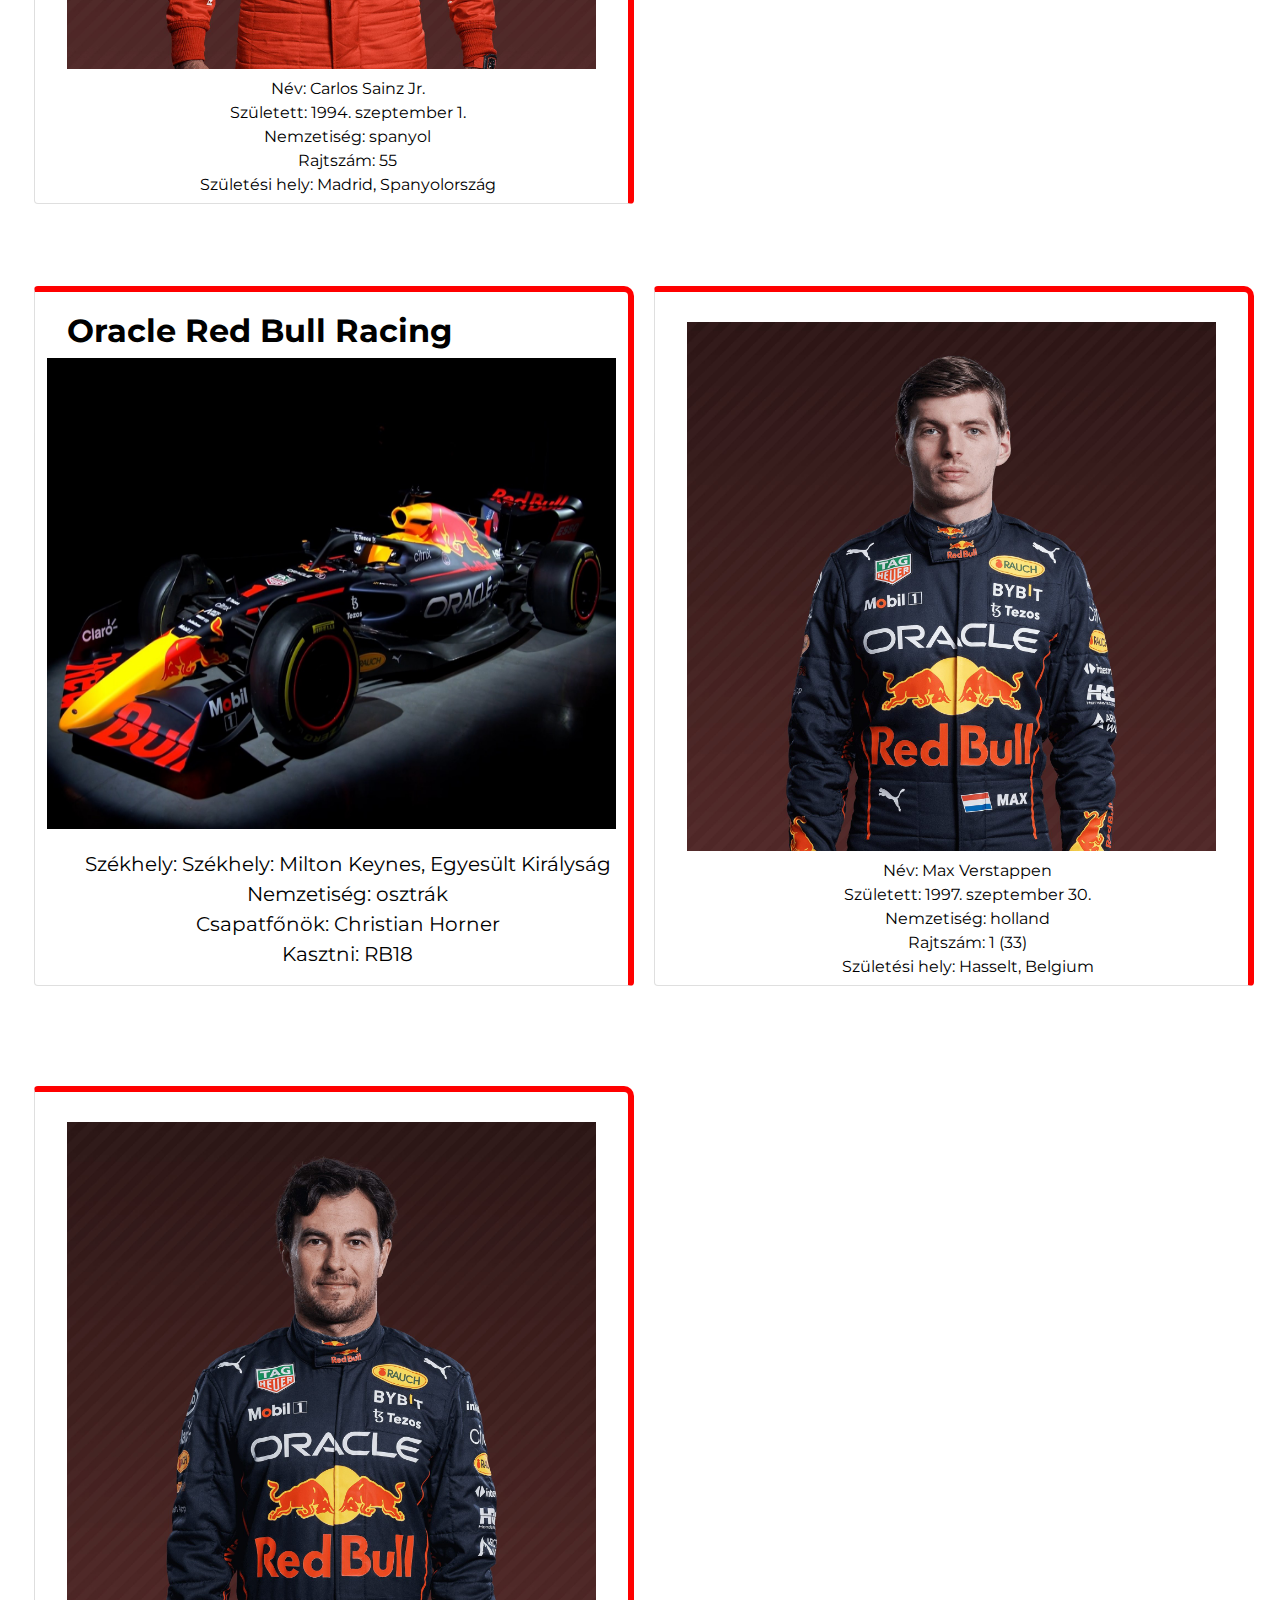
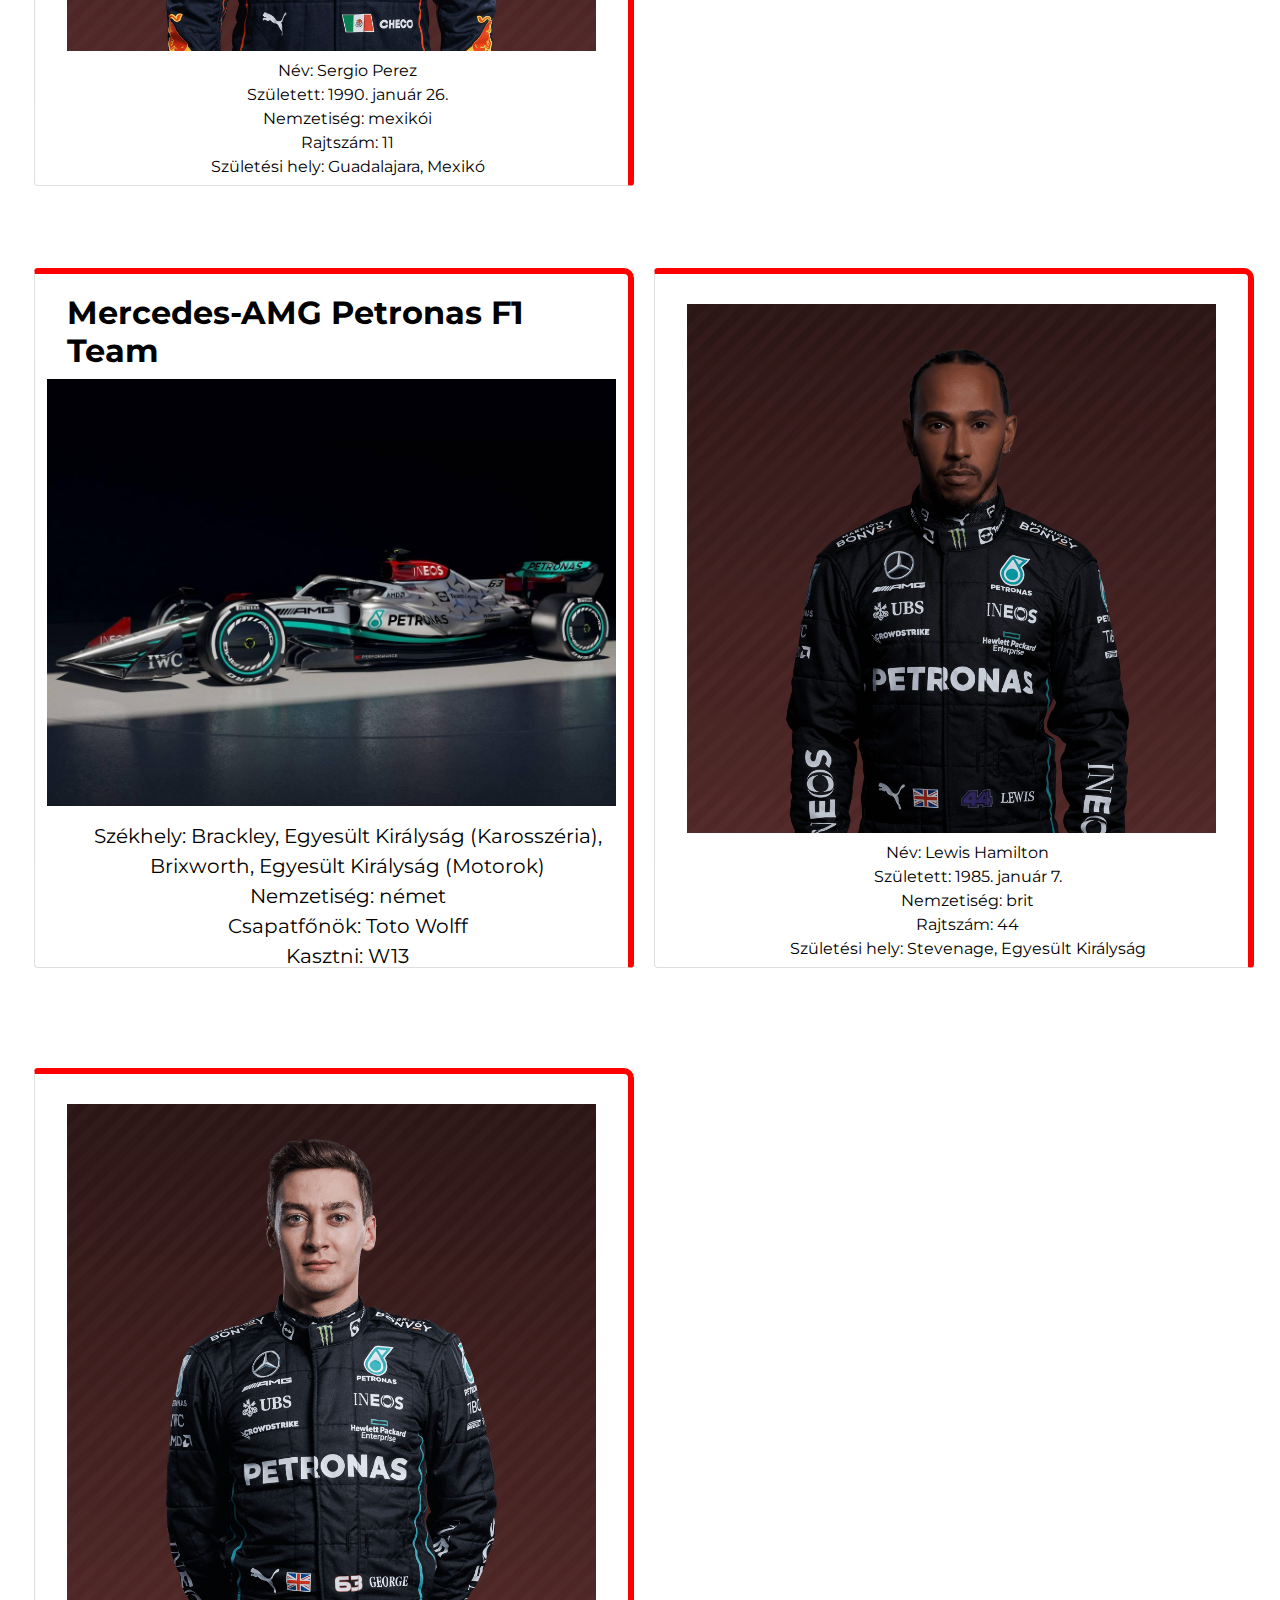
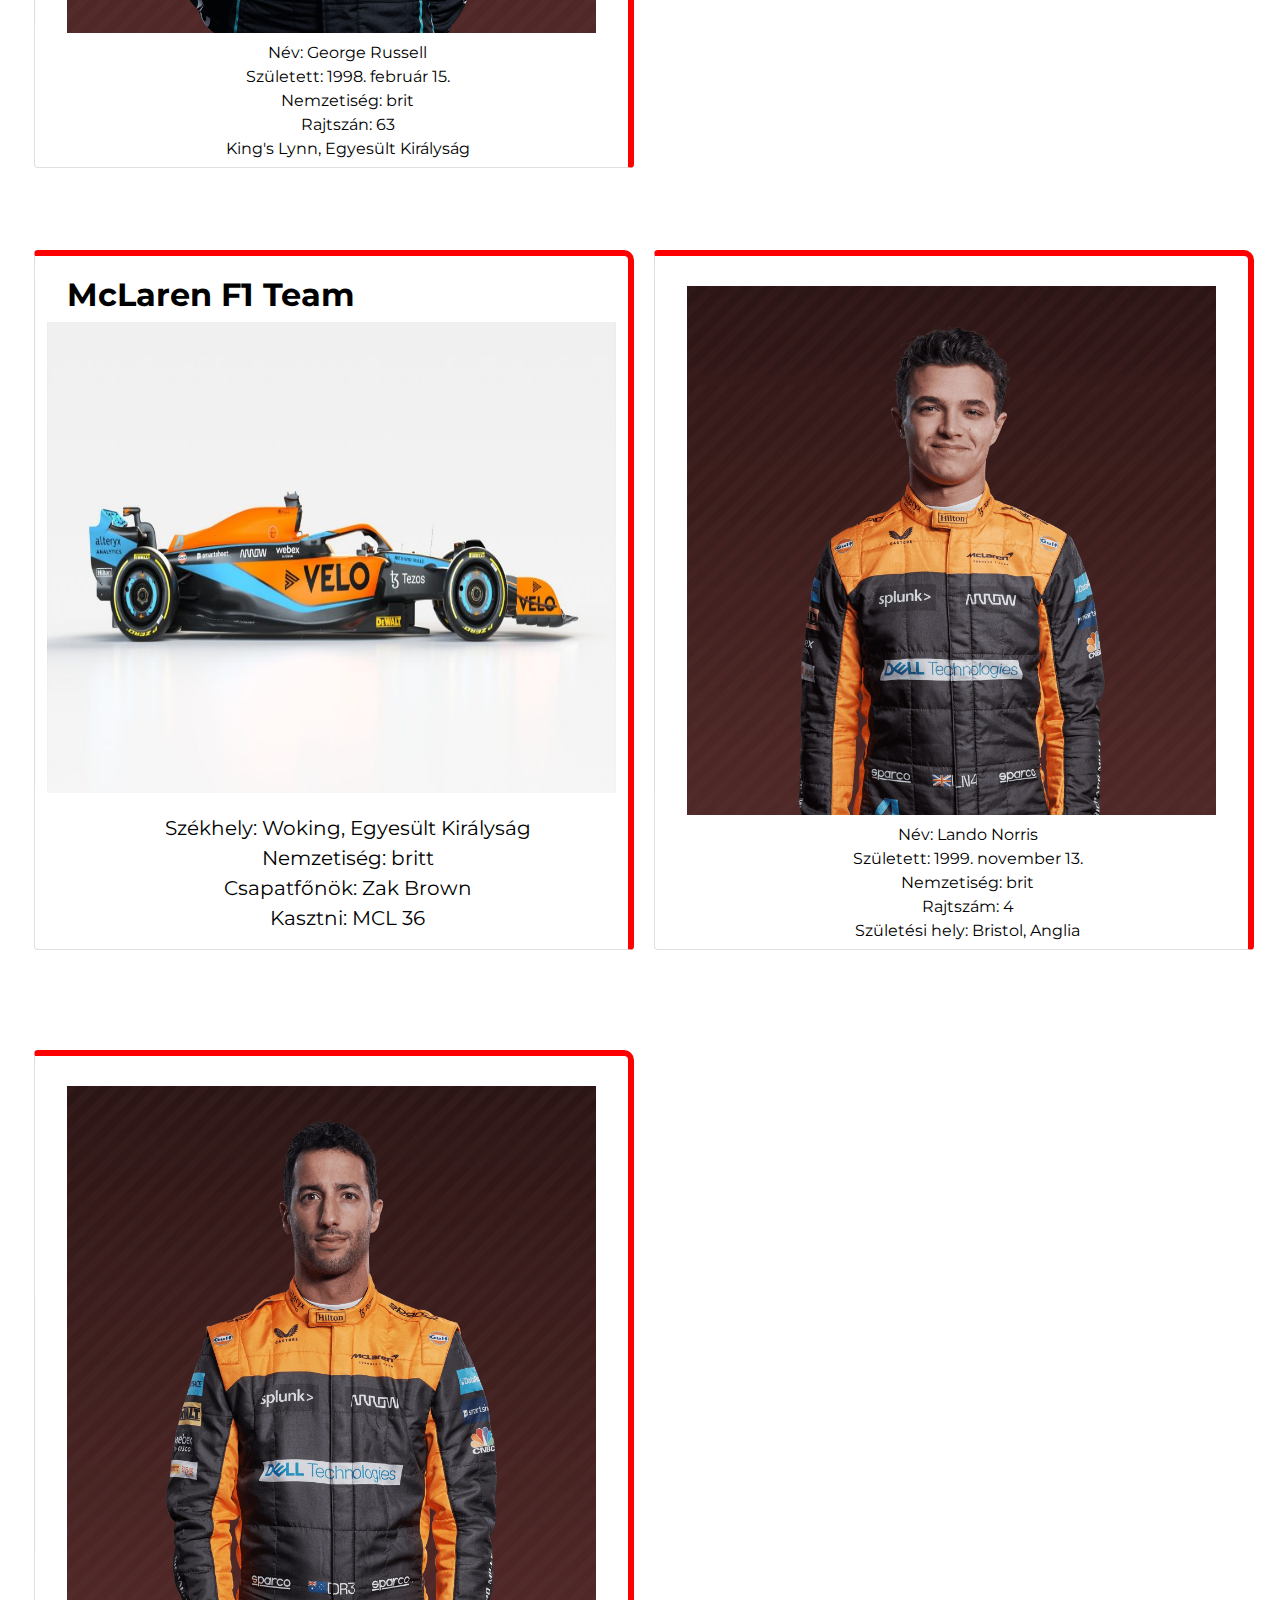
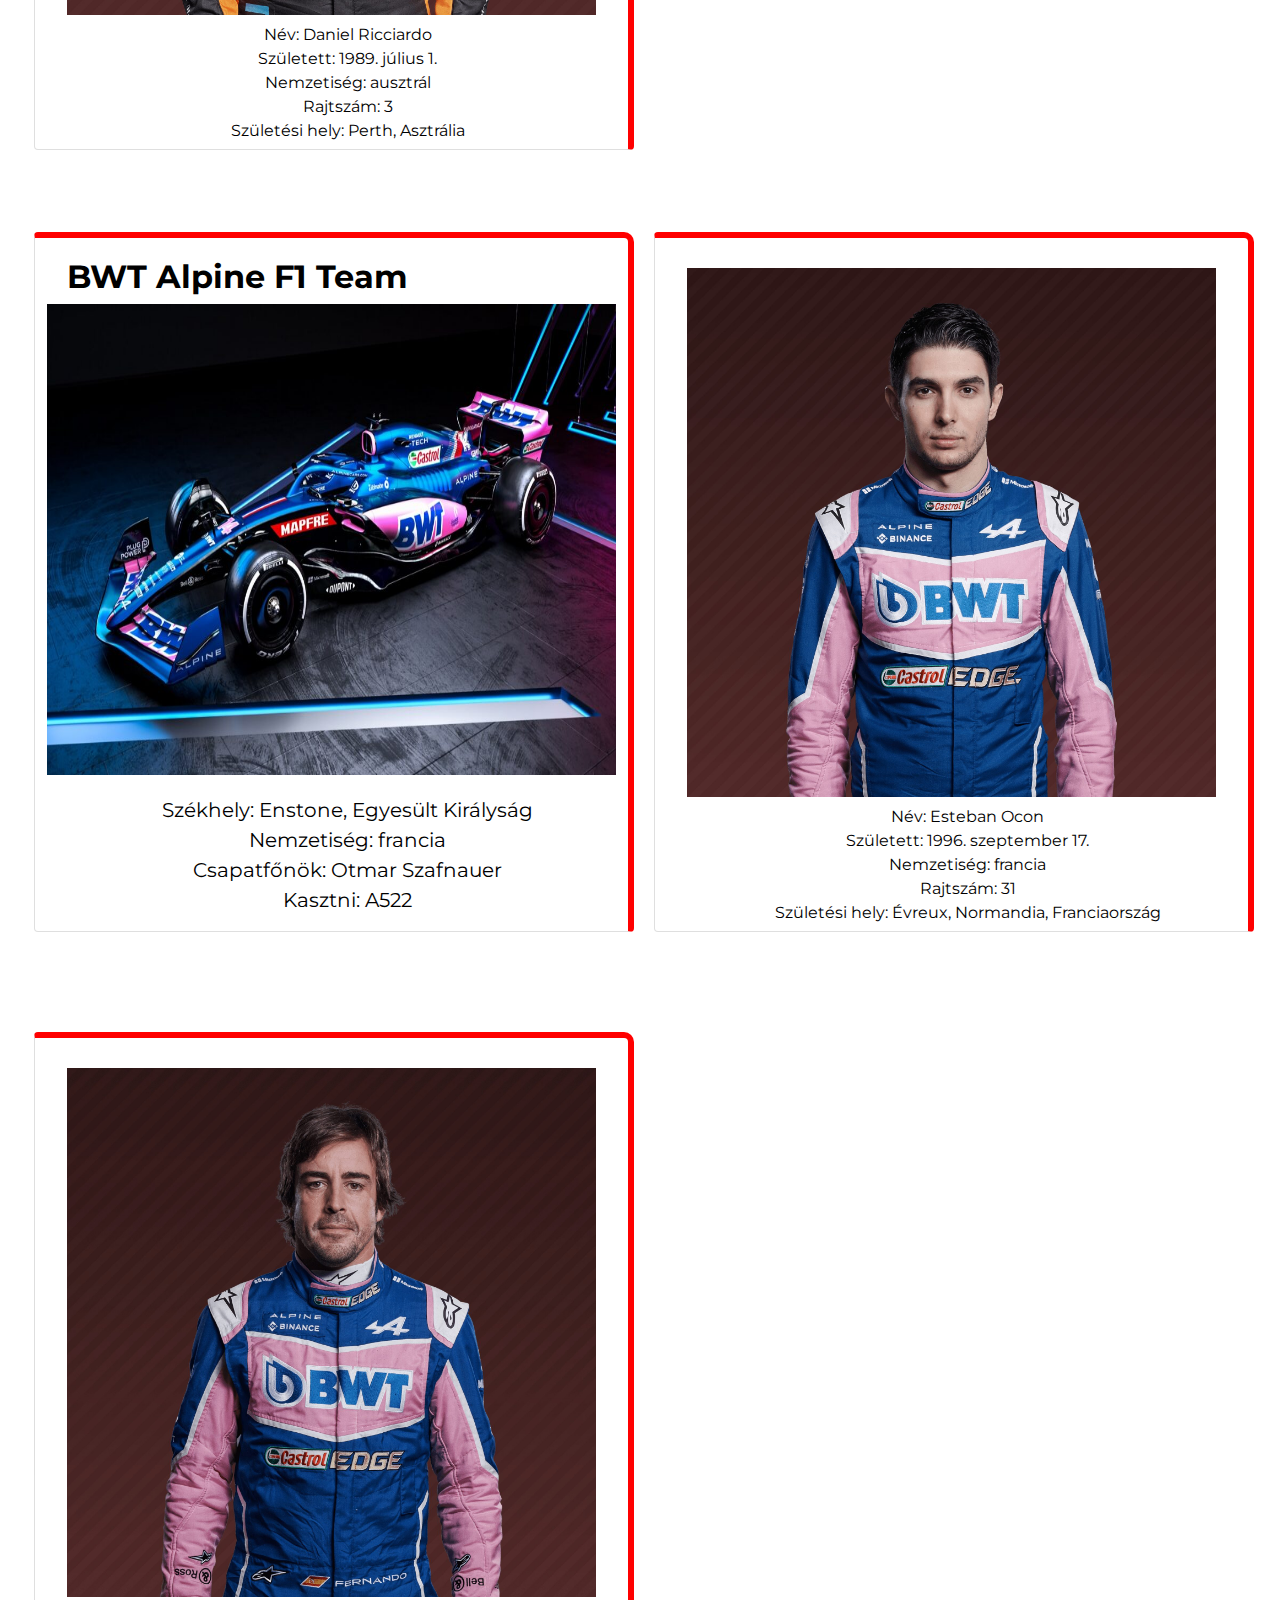
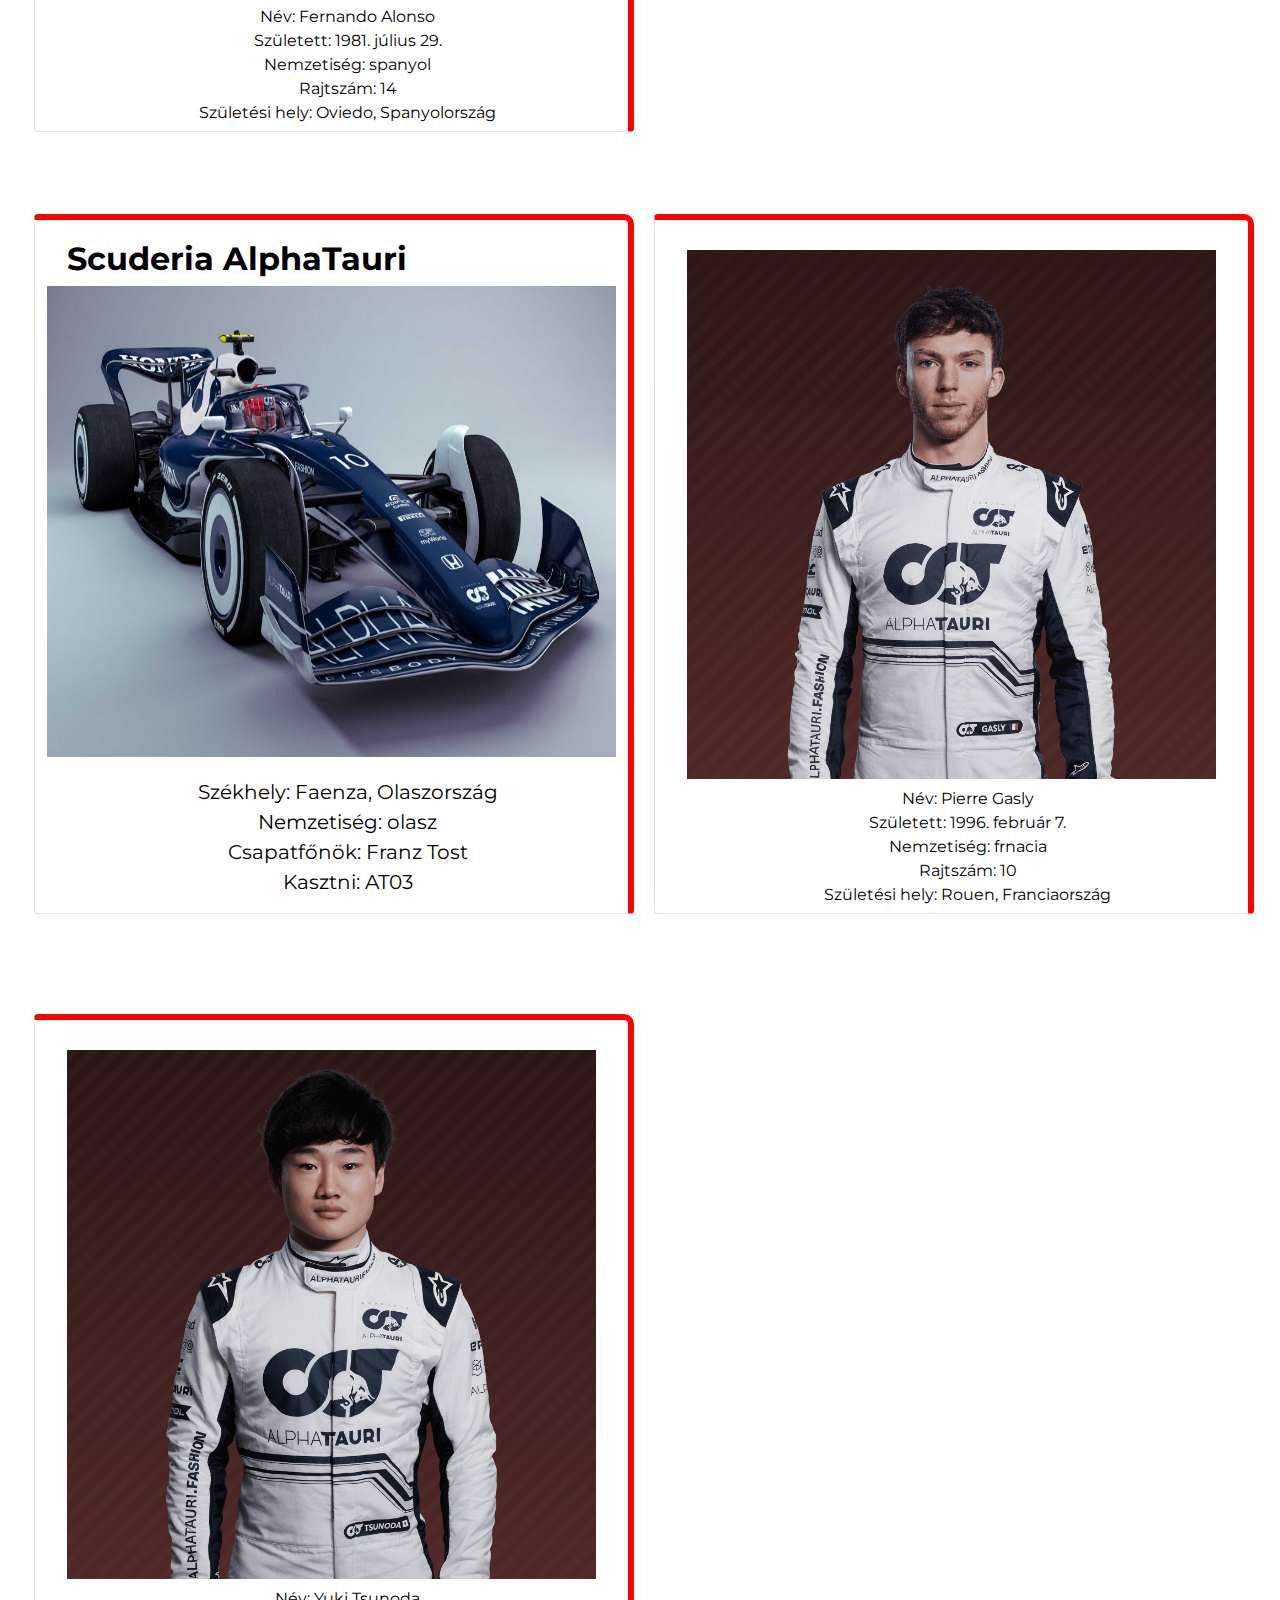
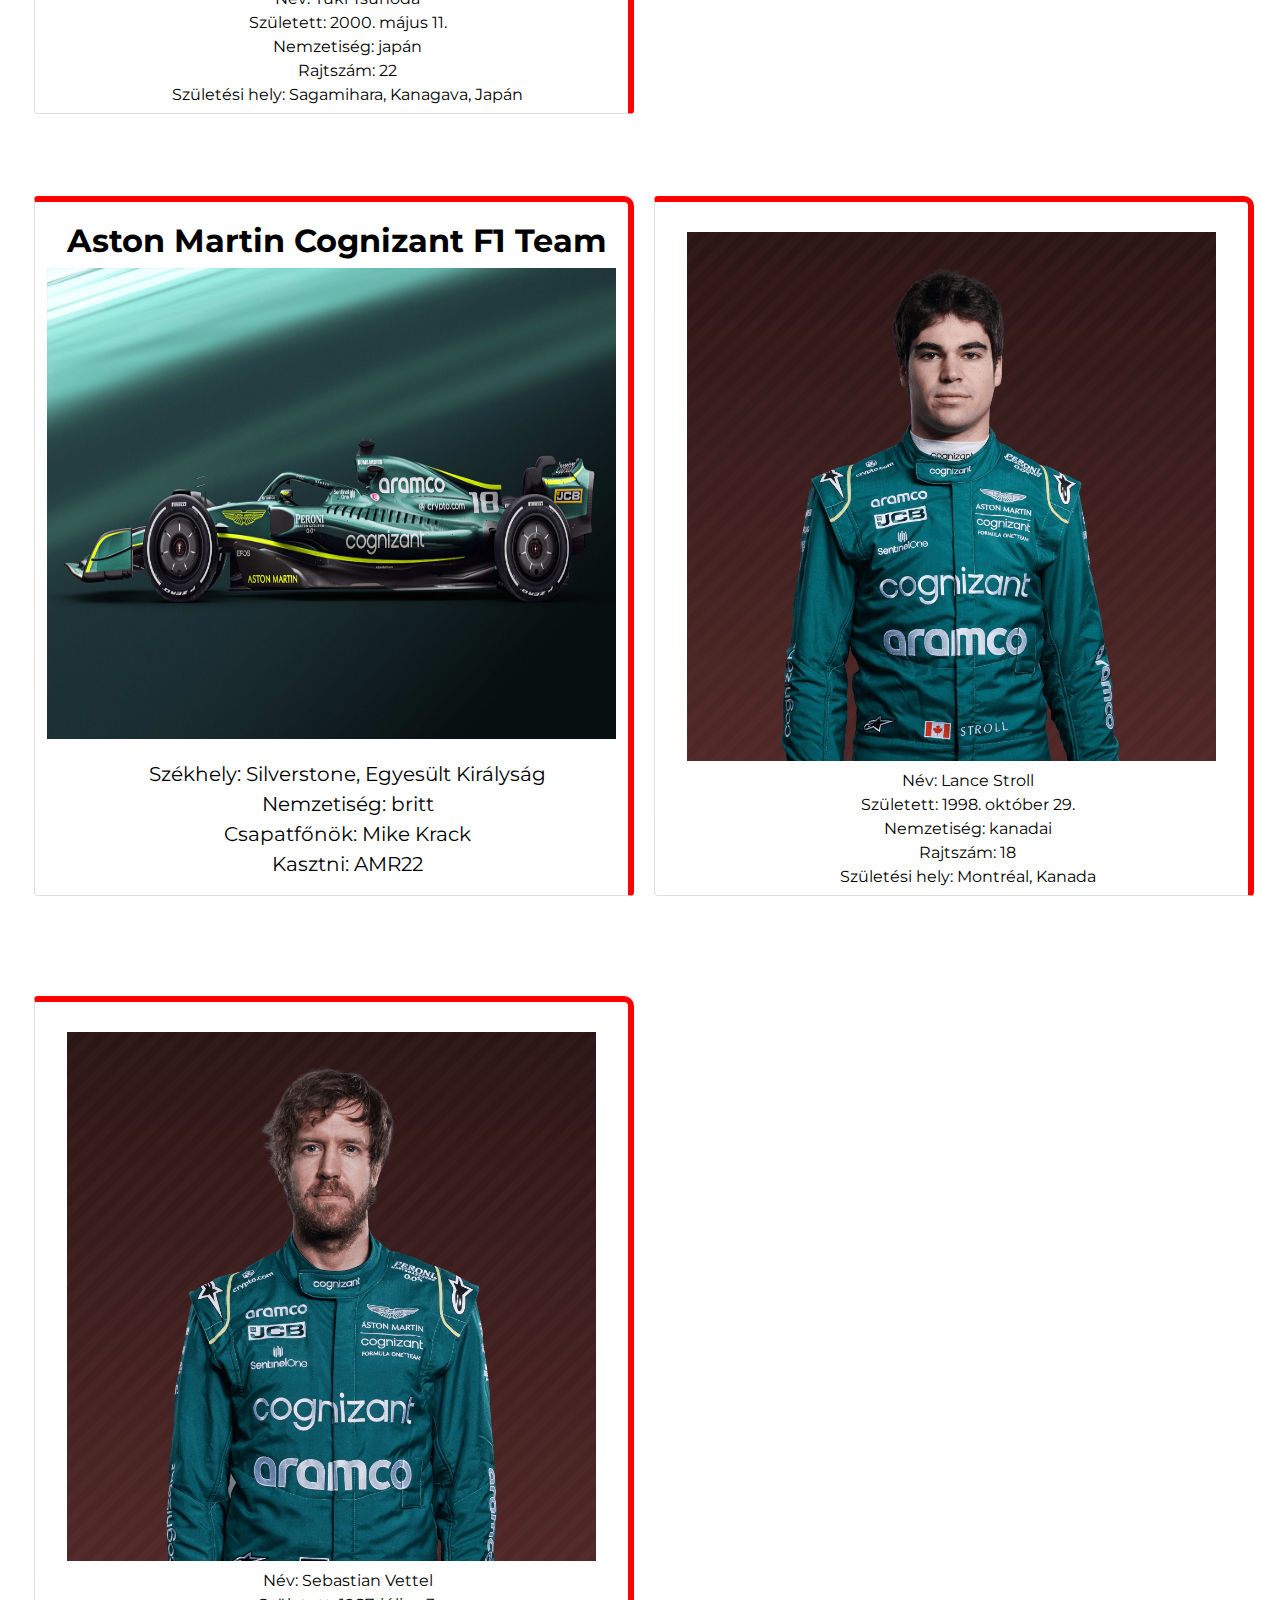
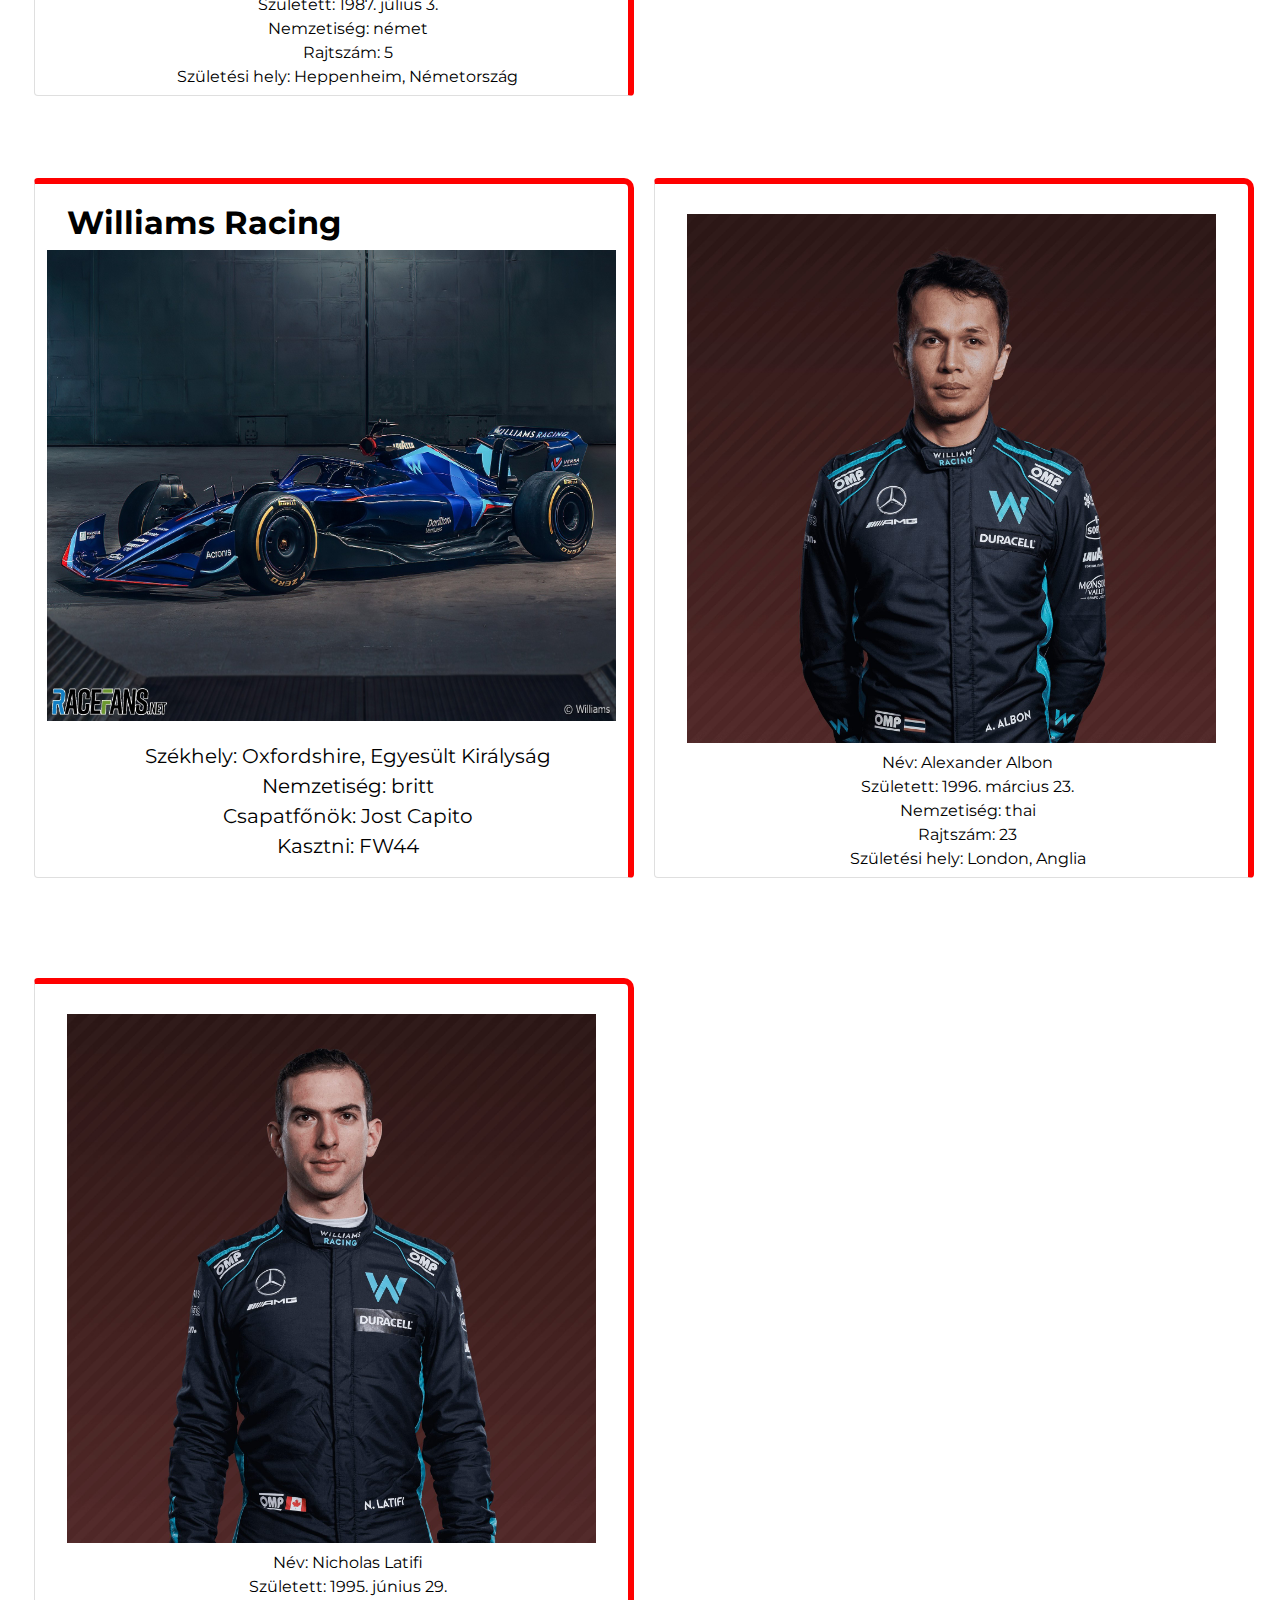
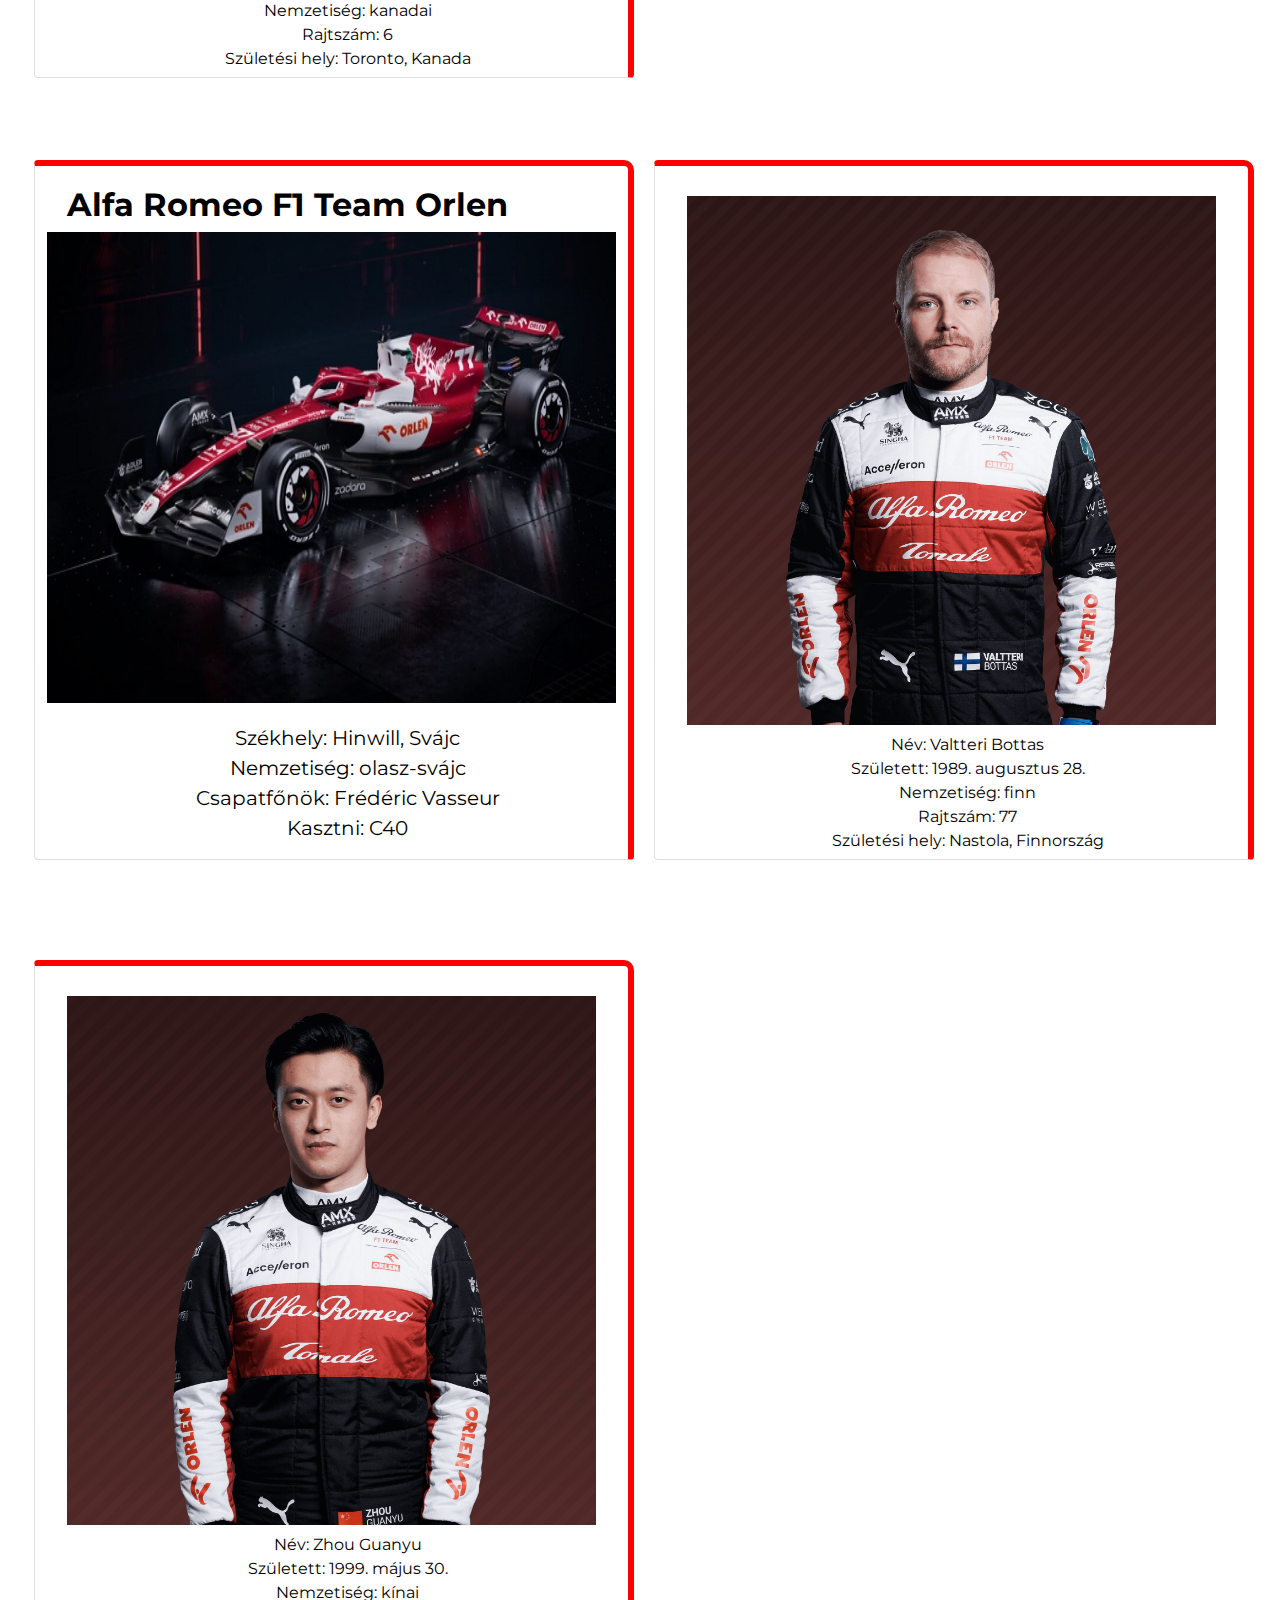
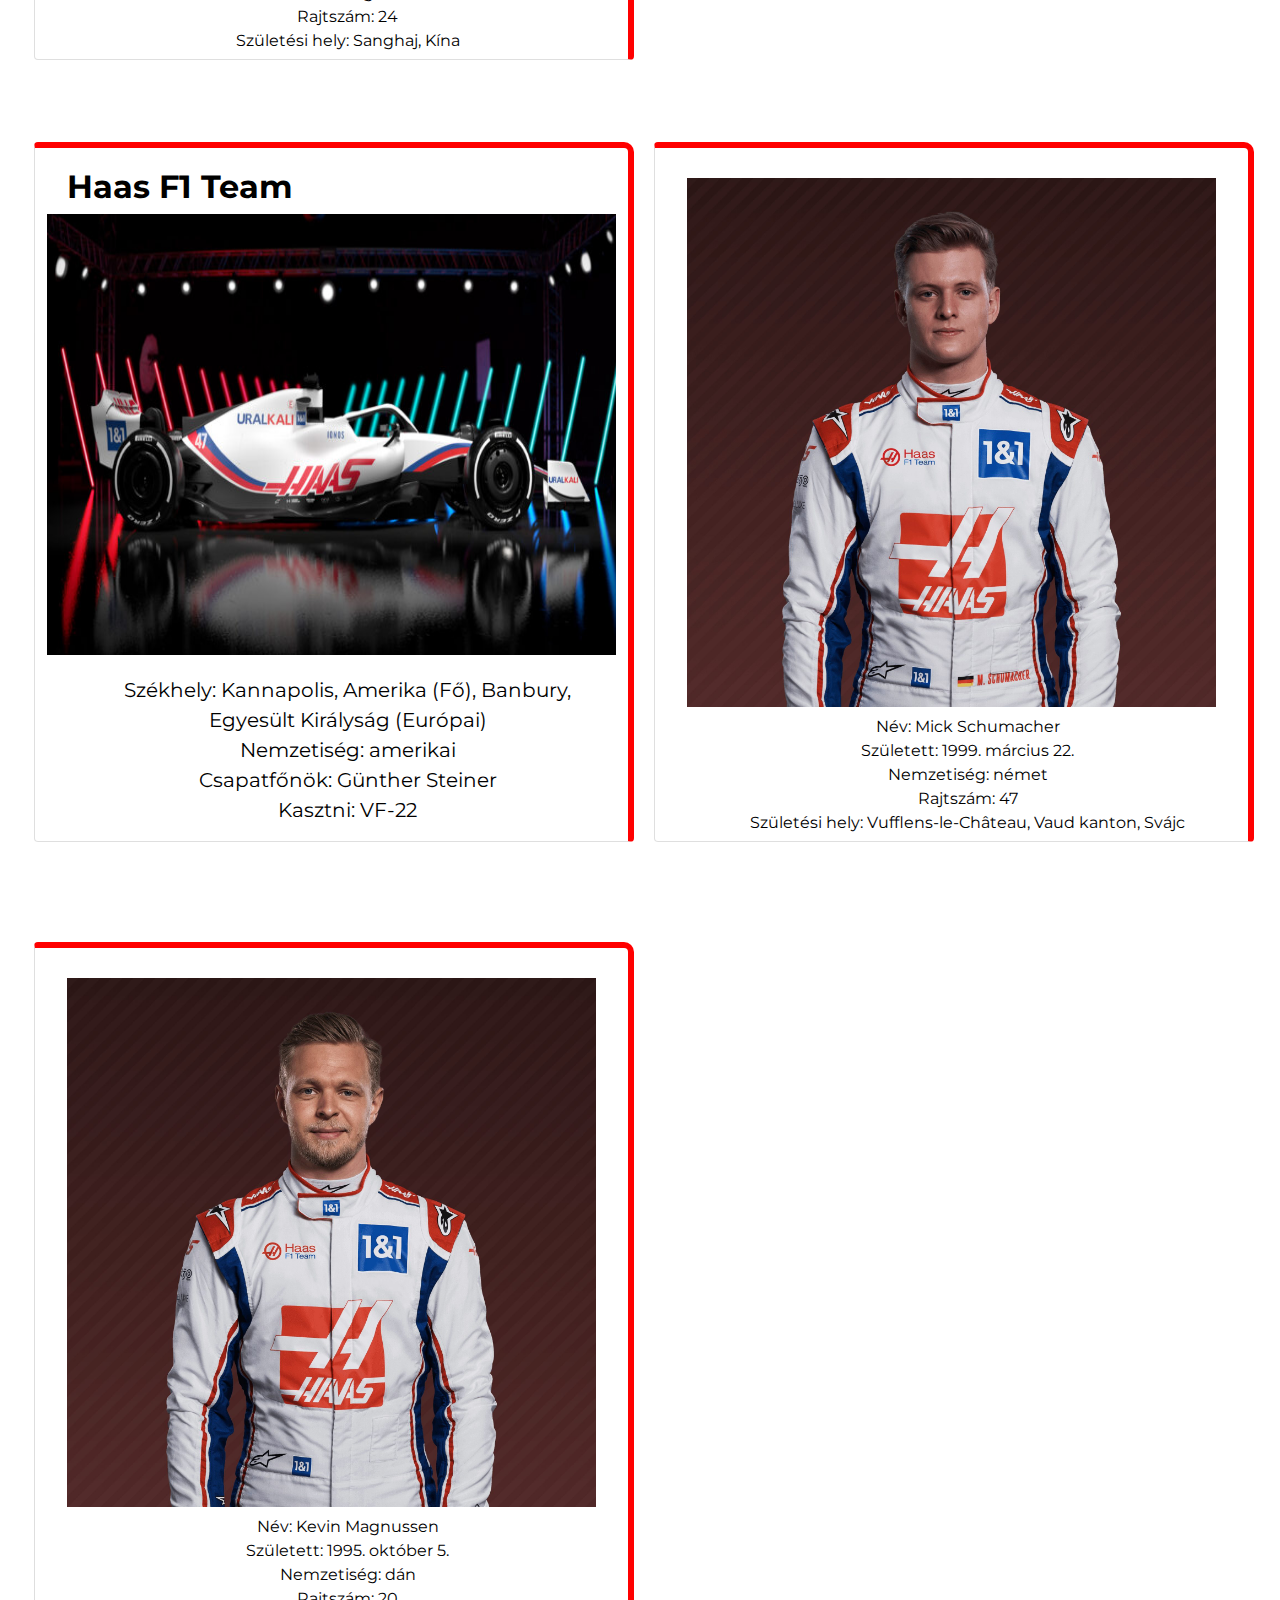
<file: versenyzokEsCsapatok.html>
<!DOCTYPE html>
<html lang="hu">

<head>
    <meta charset="UTF-8">
    <meta http-equiv="X-UA-Compatible" content="IE=edge">
    <meta name="viewport" content="width=device-width, initial-scale=1.0">
    <link rel="stylesheet" href="navbar.css">
    <link rel="stylesheet" href="assets/bootstrap/css/bootstrap.min.css">
    <link rel="stylesheet" href="versenyzokEsCsapatok.css">
    <link rel="stylesheet" href="https://cdnjs.cloudflare.com/ajax/libs/font-awesome/4.7.0/css/font-awesome.min.css">
    <title>Formula-1</title>
</head>

<body>
    <div class="topnav" id="myTopnav">
        <a class="logo" href="index.html"><img class="nav-pic" src="kepek/egyebkepek/F1-LOGO.png" width="150px" float="right"></a>
        <a href="index.html">Főoldal</a>
        <a class="bish active" href="versenyzokEsCsapatok.html">Csapatok és versenyzők</a>
        <a class="naptar" href="versenynaptar.html">Versenynaptár</a>
        <a href="kviz.html">Kvíz</a>
        <a href="nevjegy.html">Névjegy</a>
        <a href="javascript:void(0);" class="icon" onclick="myFunction()">
          <i class="fa fa-bars"></i>
        </a>
    </div>
    <div>
        <fieldset>
            Csapatok és Versenyzők
        </fieldset>
        <div>
            <div class="card-body">
                <div class="row">
                    <div class="card col-md-4">
                        <h2>Scuderia Ferrari</h2>
                        <img class="teampic" src="kepek/csapatok/ferrari-f1-75-1.jpg">
                        <ul class="info-1">
                            <li>Székhely: Maranello, Olaszország</li>
                            <li>Nemzetiség: olasz</li>
                            <li>Csapatfőnök: Mattia Binotto</li>
                            <li>Kasztni: F1-75</li>
                        </ul>
                    </div>
                    <div class="card col-md-4">
                        <img class="driver" src="kepek/versenyzok/leclerc.jpg">
                        <ul class="info">
                            <li>Név: Charles Leclerc</li>
                            <li>Született: 1997. október 16.</li>
                            <li>Nemzetiség: monakói</li>
                            <li>Rajtszám: 16</li>
                            <li>Születési hely: Monte-Carlo, Monaco</li>
                        </ul>
                    </div>
                    <div class="card col-md-4">
                        <img class="driver" src="kepek/versenyzok/sainz.jpg">
                        <ul class="info">
                            <li>Név: Carlos Sainz Jr.</li>
                            <li>Született: 1994. szeptember 1.</li>
                            <li>Nemzetiség: spanyol</li>
                            <li>Rajtszám: 55</li>
                            <li>Születési hely: Madrid, Spanyolország</li>
                        </ul>
                    </div>
                </div>
            </div>
        </div>
        <div>
            <div class="card-body">
                <div class="row">
                    <div class="card col-md-4">
                        <h2>Oracle Red Bull Racing</h2>
                        <img class="teampic" src="kepek/csapatok/red bull.jpg">
                        <ul class="info-1">
                            <li>Székhely: Székhely: Milton Keynes, Egyesült Királyság</li>
                            <li>Nemzetiség: osztrák</li>
                            <li>Csapatfőnök: Christian Horner</li>
                            <li>Kasztni: RB18</li>
                        </ul>
                    </div>
                    <div class="card col-md-4">
                        <img class="driver" src="kepek/versenyzok/verstappen.jpg">
                        <ul class="info">
                            <li>Név: Max Verstappen</li>
                            <li>Született: 1997. szeptember 30.</li>
                            <li>Nemzetiség: holland</li>
                            <li>Rajtszám: 1 (33)</li>
                            <li>Születési hely: Hasselt, Belgium</li>
                        </ul>
                    </div>
                    <div class="card col-md-4">
                        <img class="driver" src="kepek/versenyzok/perez.jpg">
                        <ul class="info">
                            <li>Név: Sergio Perez</li>
                            <li>Született: 1990. január 26.</li>
                            <li>Nemzetiség: mexikói</li>
                            <li>Rajtszám: 11</li>
                            <li>Születési hely: Guadalajara, Mexikó</li>
                        </ul>
                    </div>
                </div>
            </div>
        </div>
        <div>
            <div class="card-body">
                <div class="row">
                    <div class="card col-md-4">
                        <h2>Mercedes-AMG Petronas F1 Team</h2>
                        <img class="teampic" src="kepek/csapatok/mercedes.jpg">
                        <ul class="info-2">
                            <li>Székhely: Brackley, Egyesült Királyság (Karosszéria), Brixworth, Egyesült Királyság (Motorok)</li>
                            <li>Nemzetiség: német</li>
                            <li>Csapatfőnök: Toto Wolff</li>
                            <li>Kasztni: W13</li>
                        </ul>
                    </div>
                    <div class="card col-md-4">
                        <img class="driver" src="kepek/versenyzok/hamilton.jpg">
                        <ul class="info">
                            <li>Név: Lewis Hamilton </li>
                            <li>Született: 1985. január 7.</li>
                            <li>Nemzetiség: brit</li>
                            <li>Rajtszám: 44</li>
                            <li>Születési hely: Stevenage, Egyesült Királyság</li>
                        </ul>
                    </div>
                    <div class="card col-md-4">
                        <img class="driver" src="kepek/versenyzok/russell.jpg">
                        <ul class="info">
                            <li>Név: George Russell</li>
                            <li>Született: 1998. február 15.</li>
                            <li>Nemzetiség: brit</li>
                            <li>Rajtszán: 63</li>
                            <li>King's Lynn, Egyesült Királyság</li>
                        </ul>
                    </div>
                </div>
            </div>
        </div>
        <div>
            <div class="card-body">
                <div class="row">
                    <div class="card col-md-4">
                        <h2>McLaren F1 Team</h2>
                        <img class="teampic" src="kepek/csapatok/mclaren.jpg">
                        <ul class="info-1">
                            <li>Székhely: Woking, Egyesült Királyság</li>
                            <li>Nemzetiség: britt</li>
                            <li>Csapatfőnök: Zak Brown</li>
                            <li>Kasztni: MCL 36</li>
                        </ul>
                    </div>
                    <div class="card col-md-4">
                        <img class="driver" src="kepek/versenyzok/norris.jpg">
                        <ul class="info">
                            <li>Név: Lando Norris</li>
                            <li>Született: 1999. november 13.</li>
                            <li>Nemzetiség: brit</li>
                            <li>Rajtszám: 4</li>
                            <li>Születési hely: Bristol, Anglia</li>
                        </ul>
                    </div>
                    <div class="card col-md-4">
                        <img class="driver" src="kepek/versenyzok/ricciardo.jpg">
                        <ul class="info">
                            <li>Név: Daniel Ricciardo</li>
                            <li>Született: 1989. július 1.</li>
                            <li>Nemzetiség: ausztrál</li>
                            <li>Rajtszám: 3</li>
                            <li>Születési hely: Perth, Asztrália</li>
                        </ul>
                    </div>
                </div>
            </div>
        </div>
        <div>
            <div class="card-body">
                <div class="row">
                    <div class="card col-md-4">
                        <h2>BWT Alpine F1 Team</h2>
                        <img class="teampic" src="kepek/csapatok/alpine.jpg">
                        <ul class="info-1">
                            <li>Székhely:  Enstone, Egyesült Királyság</li>
                            <li>Nemzetiség: francia</li>
                            <li>Csapatfőnök: Otmar Szafnauer</li>
                            <li>Kasztni: A522</li>
                        </ul>
                    </div>
                    <div class="card col-md-4">
                        <img class="driver" src="kepek/versenyzok/ocon.jpg">
                        <ul class="info">
                            <li>Név: Esteban Ocon</li>
                            <li>Született: 1996. szeptember 17.</li>
                            <li>Nemzetiség: francia</li>
                            <li>Rajtszám: 31</li>
                            <li>Születési hely: Évreux, Normandia, Franciaország</li>
                        </ul>
                    </div>
                    <div class="card col-md-4">
                        <img class="driver" src="kepek/versenyzok/alonso.jpg">
                        <ul class="info">
                            <li>Név: Fernando Alonso</li>
                            <li>Született: 1981. július 29.</li>
                            <li>Nemzetiség: spanyol</li>
                            <li>Rajtszám: 14</li>
                            <li>Születési hely: Oviedo, Spanyolország</li>
                        </ul>
                    </div>
                </div>
            </div>
        </div>
        <div>
            <div class="card-body">
                <div class="row">
                    <div class="card col-md-4">
                        <h2>Scuderia AlphaTauri</h2>
                        <img class="teampic" src="kepek/csapatok/apha  auri.jpg">
                        <ul class="info-1">
                            <li>Székhely: Faenza, Olaszország</li>
                            <li>Nemzetiség: olasz</li>
                            <li>Csapatfőnök: Franz Tost</li>
                            <li>Kasztni: AT03</li>
                        </ul>
                    </div>
                    <div class="card col-md-4">
                        <img class="driver" src="kepek/versenyzok/gasly.jpg">
                        <ul class="info">
                            <li>Név: Pierre Gasly</li>
                            <li>Született: 1996. február 7.</li>
                            <li>Nemzetiség: frnacia</li>
                            <li>Rajtszám: 10</li>
                            <li>Születési hely: Rouen, Franciaország</li>
                        </ul>
                    </div>
                    <div class="card col-md-4">
                        <img class="driver" src="kepek/versenyzok/tsunoda.jpg">
                        <ul class="info">
                            <li>Név: Yuki Tsunoda</li>
                            <li>Született: 2000. május 11.</li>
                            <li>Nemzetiség: japán</li>
                            <li>Rajtszám: 22</li>
                            <li>Születési hely: Sagamihara, Kanagava, Japán</li>
                        </ul>
                    </div>
                </div>
            </div>
        </div>
        <div>
            <div class="card-body">
                <div class="row">
                    <div class="card col-md-4">
                        <h2>Aston Martin Cognizant F1 Team</h2>
                        <img class="teampic" src="kepek/csapatok/aston.jpg">
                        <ul class="info-1">
                            <li>Székhely: Silverstone, Egyesült Királyság</li>
                            <li>Nemzetiség: britt</li>
                            <li>Csapatfőnök: Mike Krack</li>
                            <li>Kasztni: AMR22</li>
                        </ul>
                    </div>
                    <div class="card col-md-4">
                        <img class="driver" src="kepek/versenyzok/stroll.jpg">
                        <ul class="info">
                            <li>Név: Lance Stroll</li>
                            <li>Született: 1998. október 29.</li>
                            <li>Nemzetiség: kanadai</li>
                            <li>Rajtszám: 18</li>
                            <li>Születési hely: Montréal, Kanada</li>
                        </ul>
                    </div>
                    <div class="card col-md-4">
                        <img class="driver" src="kepek/versenyzok/vettel.jpg">
                        <ul class="info">
                            <li>Név: Sebastian Vettel</li>
                            <li>Született: 1987. július 3.</li>
                            <li>Nemzetiség: német</li>
                            <li>Rajtszám: 5</li>
                            <li>Születési hely: Heppenheim, Németország</li>
                        </ul>
                    </div>
                </div>
            </div>
        </div>
        <div>
            <div class="card-body">
                <div class="row">
                    <div class="card col-md-4">
                        <h2>Williams Racing</h2>
                        <img class="teampic" src="kepek/csapatok/wwilliams.jpg">
                        <ul class="info-1">
                            <li>Székhely: Oxfordshire, Egyesült Királyság</li>
                            <li>Nemzetiség: britt</li>
                            <li>Csapatfőnök: Jost Capito</li>
                            <li>Kasztni: FW44</li>
                        </ul>
                    </div>
                    <div class="card col-md-4">
                        <img class="driver" src="kepek/versenyzok/albon.jpg">
                        <ul class="info">
                            <li>Név: Alexander Albon</li>
                            <li>Született: 1996. március 23.</li>
                            <li>Nemzetiség: thai</li>
                            <li>Rajtszám: 23</li>
                            <li>Születési hely: London, Anglia</li>
                        </ul>
                    </div>
                    <div class="card col-md-4">
                        <img class="driver" src="kepek/versenyzok/latifi.jpg">
                        <ul class="info">
                            <li>Név: Nicholas Latifi</li>
                            <li>Született: 1995. június 29.</li>
                            <li>Nemzetiség: kanadai</li>
                            <li>Rajtszám: 6</li>
                            <li>Születési hely: Toronto, Kanada</li>
                        </ul>
                    </div>
                </div>
            </div>
        </div>
        <div>
            <div class="card-body">
                <div class="row">
                    <div class="card col-md-4">
                        <h2>Alfa Romeo F1 Team Orlen</h2>
                        <img class="teampic" src="kepek/csapatok/alfa romeo.jpg">
                        <ul class="info-1">
                            <li>Székhely: Hinwill, Svájc</li>
                            <li>Nemzetiség: olasz-svájc</li>
                            <li>Csapatfőnök: Frédéric Vasseur</li>
                            <li>Kasztni: C40</li>
                        </ul>
                    </div>
                    <div class="card col-md-4">
                        <img class="driver" src="kepek/versenyzok/bottas.jpg">
                        <ul class="info">
                            <li>Név: Valtteri Bottas</li>
                            <li>Született: 1989. augusztus 28.</li>
                            <li>Nemzetiség: finn</li>
                            <li>Rajtszám: 77</li>
                            <li>Születési hely: Nastola, Finnország</li>
                        </ul>
                    </div>
                    <div class="card col-md-4">
                        <img class="driver" src="kepek/versenyzok/zhou.jpg">
                        <ul class="info">
                            <li>Név: Zhou Guanyu</li>
                            <li>Született: 1999. május 30.</li>
                            <li>Nemzetiség: kínai</li>
                            <li>Rajtszám: 24</li>
                            <li>Születési hely: Sanghaj, Kína</li>
                        </ul>
                    </div>
                </div>
            </div>
        </div>
        <div>
            <div class="card-body">
                <div class="row">
                    <div class="card col-md-4">
                        <h2>Haas F1 Team</h2>
                        <img class="teampic" src="kepek/csapatok/Haas-2022-F1-car-3.jpg">
                        <ul class="info-1">
                            <li>Székhely: Kannapolis, Amerika (Fő), Banbury, Egyesült Királyság (Európai)</li>
                            <li>Nemzetiség: amerikai</li>
                            <li>Csapatfőnök: Günther Steiner</li>
                            <li>Kasztni: VF-22</li>
                        </ul>
                    </div>
                    <div class="card col-md-4">
                        <img class="driver" src="kepek/versenyzok/schumacher.jpg">
                        <ul class="info">
                            <li>Név: Mick Schumacher</li>
                            <li>Született: 1999. március 22.</li>
                            <li>Nemzetiség: német</li>
                            <li>Rajtszám: 47</li>
                            <li>Születési hely: Vufflens-le-Château, Vaud kanton, Svájc</li>
                        </ul>
                    </div>
                    <div class="card col-md-4">
                        <img class="driver" src="kepek/versenyzok/magnussen.jpg">
                        <ul class="info">
                            <li>Név: Kevin Magnussen</li>
                            <li>Született: 1995. október 5.</li>
                            <li>Nemzetiség: dán</li>
                            <li>Rajtszám: 20</li>
                            <li>Születési hely: Roskilde, Dánia</li>
                        </ul>
                    </div>
                </div>
            </div>
        </div>
    </div>
    <script src="assets/bootstrap/js/bootstrap.min.js"></script>
    <script src="navbar.js"></script>
</body>
</html>
</file>
<file: index.css>
body{
    font-size: 14px;
    background-image: url(kepek/hatterek/image.jpg) ;
    background-size: 100% 100%;
    background-repeat: no-repeat;
    background-attachment: fixed;
    image-resolution: 11;
}

.yehet {
    padding-top: 20px;
    background-image: linear-gradient(grey, black);
    padding-bottom: 20px;
    padding-left: 20px;
    padding-right: 10px;
    opacity: 0.8;
    margin-bottom: 20px;
}

p{
    font-weight: bold;
}
p.white{
    color: white;
    opacity: 1;
}
p.blue{
    color: rgb(53, 198, 255);
    opacity: 1;
}
p.yellow{
    color: yellow;
    opacity: 1;
}
p.red{
    color: red;
    opacity: 1;
}
h1{
    text-align: center;
    color: white;
    opacity: 1;
}

@media screen and (max-width: 900px) {
    body { 
        width: 100%;
    }
}

.slideshow-container {
  max-width: 1000px;
  position: relative;
  margin: auto;
}

.mySlides {
  display: none;
}

.prev, .next {
  cursor: pointer;
  position: absolute;
  top: 50%;
  width: auto;
  margin-top: -22px;
  padding: 16px;
  color: white;
  font-weight: bold;
  font-size: 18px;
  transition: 0.6s;
  border-radius: 0 3px 3px 0;
  user-select: none;
}

.next {
  right: 0;
  border-radius: 3px 0 0 3px;
}

.prev:hover, .next:hover {
  background-color: rgba(0,0,0,0.8);
}

.text {
  color: #f2f2f2;
  font-size: 15px;
  padding: 8px 12px;
  position: absolute;
  bottom: 8px;
  width: 100%;
  text-align: center;
  background-color: grey;
  opacity: 0.6;
  transition: 0.7s;
}

.text:hover {
  color: #f2f2f2;
  font-size: 15px;
  padding: 8px 12px;
  position: absolute;
  bottom: 8px;
  width: 100%;
  text-align: center;
  opacity: 1;
}

.numbertext {
  color: #f2f2f2;
  font-size: 12px;
  padding: 8px 12px;
  position: absolute;
  top: 0;
  background-color: grey;
  opacity: 0.6;
  transition: 0.7s;
}

.numbertext:hover {
  color: #f2f2f2;
  font-size: 12px;
  padding: 8px 12px;
  position: absolute;
  top: 0;
  background-color: grey;
  opacity: 1;
}

.dot {
  cursor: pointer;
  height: 15px;
  width: 15px;
  margin: 0 2px;
  background-color: #bbb;
  border-radius: 50%;
  display: inline-block;
  transition: background-color 0.6s ease;
}

.dot:hover {
  background-color: #717171;
}
</file>
<file: navbar.css>
.topnav {
    overflow: hidden;
    background-image: linear-gradient(to bottom right,red, darkred);
}
  
.topnav a {
    float: left;
    display: block;
    color: #f2f2f2;
    text-align: center;
    padding-top: 35px;
    text-decoration: none;
    font-size: 17px;
    width: 120px;
    height: 100px;
    font-size: 22px;
}

.topnav .naptar {
    float: left;
    display: block;
    color: #f2f2f2;
    text-align: center;
    padding-top: 35px;
    text-decoration: none;
    font-size: 17px;
    width: 180px;
    height: 100px;
    font-size: 22px;
}

.topnav .bish {
    float: left;
    display: block;
    color: #f2f2f2;
    text-align: center;
    padding-top: 35px;
    text-decoration: none;
    font-size: 17px;
    width: 290px;
    height: 100px;
    font-size: 22px;
}

.topnav .logo {
    padding-top: 10px;
    padding-left: 20px;
    padding-right: 50px;
    margin-right: 50px;
}
  
.topnav a:hover {
    background-color: rgba(255, 255, 255, 0.794);
    color: black;
}

.topnav .logo:hover {
    padding-top: 10px;
    padding-left: 20px;
    padding-right: 50px;
    margin-right: 50px;
    background-color: #f2f2f200;
}

.topnav a.active {
    color: black;
    text-decoration: underline;
    font-weight: bold;
    background-color: white;
}
  
.topnav .icon {
    display: none;
}
  
@media screen and (max-width: 600px) {
    .topnav a:not(:first-child) {display: none;}
    .topnav a.icon {
      float: right;
      display: block;
    }
}
  
 @media screen and (max-width: 600px) {
     .topnav.responsive a {
       float: none;
       display: block;
       text-align: center;
       width: 100%;
     }
    .topnav.responsive {
        position: relative;
    }
    .topnav.responsive .icon {
      position: absolute;
      right: 0;
      top: 0;
      width: 120px
    }


    .topnav.responsive .logo {
        width: 190px;
    }
}
</file>
<file: admin/assets/material-icons.css>
/* fallback */
@font-face {
  font-family: 'Material Icons';
  font-style: normal;
  font-weight: 400;
  src: url(iconfont/MaterialIcons-Regular.woff2) format('woff2');
}

.material-icons {
  font-family: 'Material Icons';
  font-weight: normal;
  font-style: normal;
  font-size: 24px;
  line-height: 1;
  letter-spacing: normal;
  text-transform: none;
  display: inline-block;
  white-space: nowrap;
  word-wrap: normal;
  direction: ltr;
  -webkit-font-feature-settings: 'liga';
  -webkit-font-smoothing: antialiased;
}
</file>
<file: admin/styles.5d5de9b639a175b2410d.css>
.mat-badge-content{font-weight:600;font-size:12px;font-family:Roboto,Helvetica Neue,sans-serif}.mat-badge-small .mat-badge-content{font-size:9px}.mat-badge-large .mat-badge-content{font-size:24px}.mat-h1,.mat-headline,.mat-typography h1{font:400 24px/32px Roboto,Helvetica Neue,sans-serif;letter-spacing:normal;margin:0 0 16px}.mat-h2,.mat-title,.mat-typography h2{font:500 20px/32px Roboto,Helvetica Neue,sans-serif;letter-spacing:normal;margin:0 0 16px}.mat-h3,.mat-subheading-2,.mat-typography h3{font:400 16px/28px Roboto,Helvetica Neue,sans-serif;letter-spacing:normal;margin:0 0 16px}.mat-h4,.mat-subheading-1,.mat-typography h4{font:400 15px/24px Roboto,Helvetica Neue,sans-serif;letter-spacing:normal;margin:0 0 16px}.mat-h5,.mat-typography h5{font:400 calc(14px * .83)/20px Roboto,Helvetica Neue,sans-serif;margin:0 0 12px}.mat-h6,.mat-typography h6{font:400 calc(14px * .67)/20px Roboto,Helvetica Neue,sans-serif;margin:0 0 12px}.mat-body-2,.mat-body-strong{font:500 14px/24px Roboto,Helvetica Neue,sans-serif;letter-spacing:normal}.mat-body,.mat-body-1,.mat-typography{font:400 14px/20px Roboto,Helvetica Neue,sans-serif;letter-spacing:normal}.mat-body-1 p,.mat-body p,.mat-typography p{margin:0 0 12px}.mat-caption,.mat-small{font:400 12px/20px Roboto,Helvetica Neue,sans-serif;letter-spacing:normal}.mat-display-4,.mat-typography .mat-display-4{font:300 112px/112px Roboto,Helvetica Neue,sans-serif;letter-spacing:-.05em;margin:0 0 56px}.mat-display-3,.mat-typography .mat-display-3{font:400 56px/56px Roboto,Helvetica Neue,sans-serif;letter-spacing:-.02em;margin:0 0 64px}.mat-display-2,.mat-typography .mat-display-2{font:400 45px/48px Roboto,Helvetica Neue,sans-serif;letter-spacing:-.005em;margin:0 0 64px}.mat-display-1,.mat-typography .mat-display-1{font:400 34px/40px Roboto,Helvetica Neue,sans-serif;letter-spacing:normal;margin:0 0 64px}.mat-bottom-sheet-container{font:400 14px/20px Roboto,Helvetica Neue,sans-serif;letter-spacing:normal}.mat-button,.mat-fab,.mat-flat-button,.mat-icon-button,.mat-mini-fab,.mat-raised-button,.mat-stroked-button{font-family:Roboto,Helvetica Neue,sans-serif;font-size:14px;font-weight:500}.mat-button-toggle,.mat-card{font-family:Roboto,Helvetica Neue,sans-serif}.mat-card-title{font-size:24px;font-weight:500}.mat-card-header .mat-card-title{font-size:20px}.mat-card-content,.mat-card-subtitle{font-size:14px}.mat-checkbox{font-family:Roboto,Helvetica Neue,sans-serif}.mat-checkbox-layout .mat-checkbox-label{line-height:24px}.mat-chip{font-size:14px;font-weight:500}.mat-chip .mat-chip-remove.mat-icon,.mat-chip .mat-chip-trailing-icon.mat-icon{font-size:18px}.mat-table{font-family:Roboto,Helvetica Neue,sans-serif}.mat-header-cell{font-size:12px;font-weight:500}.mat-cell,.mat-footer-cell{font-size:14px}.mat-calendar{font-family:Roboto,Helvetica Neue,sans-serif}.mat-calendar-body{font-size:13px}.mat-calendar-body-label,.mat-calendar-period-button{font-size:14px;font-weight:500}.mat-calendar-table-header th{font-size:11px;font-weight:400}.mat-dialog-title{font:500 20px/32px Roboto,Helvetica Neue,sans-serif;letter-spacing:normal}.mat-expansion-panel-header{font-family:Roboto,Helvetica Neue,sans-serif;font-size:15px;font-weight:400}.mat-expansion-panel-content{font:400 14px/20px Roboto,Helvetica Neue,sans-serif;letter-spacing:normal}.mat-form-field{font-size:inherit;font-weight:400;line-height:1.125;font-family:Roboto,Helvetica Neue,sans-serif;letter-spacing:normal}.mat-form-field-wrapper{padding-bottom:1.34375em}.mat-form-field-prefix .mat-icon,.mat-form-field-suffix .mat-icon{font-size:150%;line-height:1.125}.mat-form-field-prefix .mat-icon-button,.mat-form-field-suffix .mat-icon-button{height:1.5em;width:1.5em}.mat-form-field-prefix .mat-icon-button .mat-icon,.mat-form-field-suffix .mat-icon-button .mat-icon{height:1.125em;line-height:1.125}.mat-form-field-infix{padding:.5em 0;border-top:.84375em solid transparent}.mat-form-field-can-float.mat-form-field-should-float .mat-form-field-label,.mat-form-field-can-float .mat-input-server:focus+.mat-form-field-label-wrapper .mat-form-field-label{transform:translateY(-1.34375em) scale(.75);width:133.3333333333%}.mat-form-field-can-float .mat-input-server[label]:not(:label-shown)+.mat-form-field-label-wrapper .mat-form-field-label{transform:translateY(-1.34374em) scale(.75);width:133.3333433333%}.mat-form-field-label-wrapper{top:-.84375em;padding-top:.84375em}.mat-form-field-label{top:1.34375em}.mat-form-field-underline{bottom:1.34375em}.mat-form-field-subscript-wrapper{font-size:75%;margin-top:.6666666667em;top:calc(100% - 1.7916666667em)}.mat-form-field-appearance-legacy .mat-form-field-wrapper{padding-bottom:1.25em}.mat-form-field-appearance-legacy .mat-form-field-infix{padding:.4375em 0}.mat-form-field-appearance-legacy.mat-form-field-can-float.mat-form-field-should-float .mat-form-field-label,.mat-form-field-appearance-legacy.mat-form-field-can-float .mat-input-server:focus+.mat-form-field-label-wrapper .mat-form-field-label{transform:translateY(-1.28125em) scale(.75) perspective(100px) translateZ(.001px);-ms-transform:translateY(-1.28125em) scale(.75);width:133.3333333333%}.mat-form-field-appearance-legacy.mat-form-field-can-float .mat-form-field-autofill-control:-webkit-autofill+.mat-form-field-label-wrapper .mat-form-field-label{transform:translateY(-1.28125em) scale(.75) perspective(100px) translateZ(.00101px);-ms-transform:translateY(-1.28124em) scale(.75);width:133.3333433333%}.mat-form-field-appearance-legacy.mat-form-field-can-float .mat-input-server[label]:not(:label-shown)+.mat-form-field-label-wrapper .mat-form-field-label{transform:translateY(-1.28125em) scale(.75) perspective(100px) translateZ(.00102px);-ms-transform:translateY(-1.28123em) scale(.75);width:133.3333533333%}.mat-form-field-appearance-legacy .mat-form-field-label{top:1.28125em}.mat-form-field-appearance-legacy .mat-form-field-underline{bottom:1.25em}.mat-form-field-appearance-legacy .mat-form-field-subscript-wrapper{margin-top:.5416666667em;top:calc(100% - 1.6666666667em)}@media print{.mat-form-field-appearance-legacy.mat-form-field-can-float.mat-form-field-should-float .mat-form-field-label,.mat-form-field-appearance-legacy.mat-form-field-can-float .mat-input-server:focus+.mat-form-field-label-wrapper .mat-form-field-label{transform:translateY(-1.28122em) scale(.75)}.mat-form-field-appearance-legacy.mat-form-field-can-float .mat-form-field-autofill-control:-webkit-autofill+.mat-form-field-label-wrapper .mat-form-field-label{transform:translateY(-1.28121em) scale(.75)}.mat-form-field-appearance-legacy.mat-form-field-can-float .mat-input-server[label]:not(:label-shown)+.mat-form-field-label-wrapper .mat-form-field-label{transform:translateY(-1.2812em) scale(.75)}}.mat-form-field-appearance-fill .mat-form-field-infix{padding:.25em 0 .75em}.mat-form-field-appearance-fill .mat-form-field-label{top:1.09375em;margin-top:-.5em}.mat-form-field-appearance-fill.mat-form-field-can-float.mat-form-field-should-float .mat-form-field-label,.mat-form-field-appearance-fill.mat-form-field-can-float .mat-input-server:focus+.mat-form-field-label-wrapper .mat-form-field-label{transform:translateY(-.59375em) scale(.75);width:133.3333333333%}.mat-form-field-appearance-fill.mat-form-field-can-float .mat-input-server[label]:not(:label-shown)+.mat-form-field-label-wrapper .mat-form-field-label{transform:translateY(-.59374em) scale(.75);width:133.3333433333%}.mat-form-field-appearance-outline .mat-form-field-infix{padding:1em 0}.mat-form-field-appearance-outline .mat-form-field-label{top:1.84375em;margin-top:-.25em}.mat-form-field-appearance-outline.mat-form-field-can-float.mat-form-field-should-float .mat-form-field-label,.mat-form-field-appearance-outline.mat-form-field-can-float .mat-input-server:focus+.mat-form-field-label-wrapper .mat-form-field-label{transform:translateY(-1.59375em) scale(.75);width:133.3333333333%}.mat-form-field-appearance-outline.mat-form-field-can-float .mat-input-server[label]:not(:label-shown)+.mat-form-field-label-wrapper .mat-form-field-label{transform:translateY(-1.59374em) scale(.75);width:133.3333433333%}.mat-grid-tile-footer,.mat-grid-tile-header{font-size:14px}.mat-grid-tile-footer .mat-line,.mat-grid-tile-header .mat-line{white-space:nowrap;overflow:hidden;text-overflow:ellipsis;display:block;box-sizing:border-box}.mat-grid-tile-footer .mat-line:nth-child(n+2),.mat-grid-tile-header .mat-line:nth-child(n+2){font-size:12px}input.mat-input-element{margin-top:-.0625em}.mat-menu-item{font-family:Roboto,Helvetica Neue,sans-serif;font-size:14px;font-weight:400}.mat-paginator,.mat-paginator-page-size .mat-select-trigger{font-family:Roboto,Helvetica Neue,sans-serif;font-size:12px}.mat-radio-button,.mat-select{font-family:Roboto,Helvetica Neue,sans-serif}.mat-select-trigger{height:1.125em}.mat-slide-toggle-content,.mat-slider-thumb-label-text{font-family:Roboto,Helvetica Neue,sans-serif}.mat-slider-thumb-label-text{font-size:12px;font-weight:500}.mat-stepper-horizontal,.mat-stepper-vertical{font-family:Roboto,Helvetica Neue,sans-serif}.mat-step-label{font-size:14px;font-weight:400}.mat-step-sub-label-error{font-weight:400}.mat-step-label-error{font-size:14px}.mat-step-label-selected{font-size:14px;font-weight:500}.mat-tab-group,.mat-tab-label,.mat-tab-link{font-family:Roboto,Helvetica Neue,sans-serif}.mat-tab-label,.mat-tab-link{font-size:14px;font-weight:500}.mat-toolbar,.mat-toolbar h1,.mat-toolbar h2,.mat-toolbar h3,.mat-toolbar h4,.mat-toolbar h5,.mat-toolbar h6{font:500 20px/32px Roboto,Helvetica Neue,sans-serif;letter-spacing:normal;margin:0}.mat-tooltip{font-family:Roboto,Helvetica Neue,sans-serif;font-size:10px;padding-top:6px;padding-bottom:6px}.mat-tooltip-handset{font-size:14px;padding-top:8px;padding-bottom:8px}.mat-list-item,.mat-list-option{font-family:Roboto,Helvetica Neue,sans-serif}.mat-list-base .mat-list-item{font-size:16px}.mat-list-base .mat-list-item .mat-line{white-space:nowrap;overflow:hidden;text-overflow:ellipsis;display:block;box-sizing:border-box}.mat-list-base .mat-list-item .mat-line:nth-child(n+2){font-size:14px}.mat-list-base .mat-list-option{font-size:16px}.mat-list-base .mat-list-option .mat-line{white-space:nowrap;overflow:hidden;text-overflow:ellipsis;display:block;box-sizing:border-box}.mat-list-base .mat-list-option .mat-line:nth-child(n+2){font-size:14px}.mat-list-base .mat-subheader{font-family:Roboto,Helvetica Neue,sans-serif;font-size:14px;font-weight:500}.mat-list-base[dense] .mat-list-item{font-size:12px}.mat-list-base[dense] .mat-list-item .mat-line{white-space:nowrap;overflow:hidden;text-overflow:ellipsis;display:block;box-sizing:border-box}.mat-list-base[dense] .mat-list-item .mat-line:nth-child(n+2),.mat-list-base[dense] .mat-list-option{font-size:12px}.mat-list-base[dense] .mat-list-option .mat-line{white-space:nowrap;overflow:hidden;text-overflow:ellipsis;display:block;box-sizing:border-box}.mat-list-base[dense] .mat-list-option .mat-line:nth-child(n+2){font-size:12px}.mat-list-base[dense] .mat-subheader{font-family:Roboto,Helvetica Neue,sans-serif;font-size:12px;font-weight:500}.mat-option{font-family:Roboto,Helvetica Neue,sans-serif;font-size:16px}.mat-optgroup-label{font:500 14px/24px Roboto,Helvetica Neue,sans-serif;letter-spacing:normal}.mat-simple-snackbar{font-family:Roboto,Helvetica Neue,sans-serif;font-size:14px}.mat-simple-snackbar-action{line-height:1;font-family:inherit;font-size:inherit;font-weight:500}.mat-tree{font-family:Roboto,Helvetica Neue,sans-serif}.mat-nested-tree-node,.mat-tree-node{font-weight:400;font-size:14px}.mat-ripple{overflow:hidden;position:relative}.mat-ripple:not(:empty){transform:translateZ(0)}.mat-ripple.mat-ripple-unbounded{overflow:visible}.mat-ripple-element{position:absolute;border-radius:50%;pointer-events:none;transition:opacity,transform 0ms cubic-bezier(0,0,.2,1);transform:scale(0)}.cdk-high-contrast-active .mat-ripple-element{display:none}.cdk-visually-hidden{border:0;clip:rect(0 0 0 0);height:1px;margin:-1px;overflow:hidden;padding:0;position:absolute;width:1px;outline:0;-webkit-appearance:none;-moz-appearance:none}.cdk-global-overlay-wrapper,.cdk-overlay-container{pointer-events:none;top:0;left:0;height:100%;width:100%}.cdk-overlay-container{position:fixed;z-index:1000}.cdk-overlay-container:empty{display:none}.cdk-global-overlay-wrapper,.cdk-overlay-pane{display:flex;position:absolute;z-index:1000}.cdk-overlay-pane{pointer-events:auto;box-sizing:border-box;max-width:100%;max-height:100%}.cdk-overlay-backdrop{position:absolute;top:0;bottom:0;left:0;right:0;z-index:1000;pointer-events:auto;-webkit-tap-highlight-color:transparent;transition:opacity .4s cubic-bezier(.25,.8,.25,1);opacity:0}.cdk-overlay-backdrop.cdk-overlay-backdrop-showing{opacity:1}@media screen and (-ms-high-contrast:active){.cdk-overlay-backdrop.cdk-overlay-backdrop-showing{opacity:.6}}.cdk-overlay-dark-backdrop{background:rgba(0,0,0,.32)}.cdk-overlay-transparent-backdrop,.cdk-overlay-transparent-backdrop.cdk-overlay-backdrop-showing{opacity:0}.cdk-overlay-connected-position-bounding-box{position:absolute;z-index:1000;display:flex;flex-direction:column;min-width:1px;min-height:1px}.cdk-global-scrollblock{position:fixed;width:100%;overflow-y:scroll}@-webkit-keyframes cdk-text-field-autofill-start{/*!*/}@keyframes cdk-text-field-autofill-start{/*!*/}@-webkit-keyframes cdk-text-field-autofill-end{/*!*/}@keyframes cdk-text-field-autofill-end{/*!*/}.cdk-text-field-autofill-monitored:-webkit-autofill{-webkit-animation:cdk-text-field-autofill-start 0s 1ms;animation:cdk-text-field-autofill-start 0s 1ms}.cdk-text-field-autofill-monitored:not(:-webkit-autofill){-webkit-animation:cdk-text-field-autofill-end 0s 1ms;animation:cdk-text-field-autofill-end 0s 1ms}textarea.cdk-textarea-autosize{resize:none}textarea.cdk-textarea-autosize-measuring{padding:2px 0!important;box-sizing:content-box!important;height:auto!important;overflow:hidden!important}textarea.cdk-textarea-autosize-measuring-firefox{padding:2px 0!important;box-sizing:content-box!important;height:0!important}.mat-focus-indicator,.mat-mdc-focus-indicator{position:relative}.mat-ripple-element{background-color:rgba(0,0,0,.1)}.mat-option{color:rgba(0,0,0,.87)}.mat-option.mat-active,.mat-option.mat-selected:not(.mat-option-multiple):not(.mat-option-disabled),.mat-option:focus:not(.mat-option-disabled),.mat-option:hover:not(.mat-option-disabled){background:rgba(0,0,0,.04)}.mat-option.mat-active{color:rgba(0,0,0,.87)}.mat-option.mat-option-disabled{color:rgba(0,0,0,.38)}.mat-primary .mat-option.mat-selected:not(.mat-option-disabled){color:#3f51b5}.mat-accent .mat-option.mat-selected:not(.mat-option-disabled){color:#ff4081}.mat-warn .mat-option.mat-selected:not(.mat-option-disabled){color:#f44336}.mat-optgroup-label{color:rgba(0,0,0,.54)}.mat-optgroup-disabled .mat-optgroup-label{color:rgba(0,0,0,.38)}.mat-pseudo-checkbox{color:rgba(0,0,0,.54)}.mat-pseudo-checkbox:after{color:#fafafa}.mat-pseudo-checkbox-disabled{color:#b0b0b0}.mat-primary .mat-pseudo-checkbox-checked,.mat-primary .mat-pseudo-checkbox-indeterminate{background:#3f51b5}.mat-accent .mat-pseudo-checkbox-checked,.mat-accent .mat-pseudo-checkbox-indeterminate,.mat-pseudo-checkbox-checked,.mat-pseudo-checkbox-indeterminate{background:#ff4081}.mat-warn .mat-pseudo-checkbox-checked,.mat-warn .mat-pseudo-checkbox-indeterminate{background:#f44336}.mat-pseudo-checkbox-checked.mat-pseudo-checkbox-disabled,.mat-pseudo-checkbox-indeterminate.mat-pseudo-checkbox-disabled{background:#b0b0b0}.mat-app-background{background-color:#fafafa;color:rgba(0,0,0,.87)}.mat-elevation-z0{box-shadow:0 0 0 0 rgba(0,0,0,.2),0 0 0 0 rgba(0,0,0,.14),0 0 0 0 rgba(0,0,0,.12)}.mat-elevation-z1{box-shadow:0 2px 1px -1px rgba(0,0,0,.2),0 1px 1px 0 rgba(0,0,0,.14),0 1px 3px 0 rgba(0,0,0,.12)}.mat-elevation-z2{box-shadow:0 3px 1px -2px rgba(0,0,0,.2),0 2px 2px 0 rgba(0,0,0,.14),0 1px 5px 0 rgba(0,0,0,.12)}.mat-elevation-z3{box-shadow:0 3px 3px -2px rgba(0,0,0,.2),0 3px 4px 0 rgba(0,0,0,.14),0 1px 8px 0 rgba(0,0,0,.12)}.mat-elevation-z4{box-shadow:0 2px 4px -1px rgba(0,0,0,.2),0 4px 5px 0 rgba(0,0,0,.14),0 1px 10px 0 rgba(0,0,0,.12)}.mat-elevation-z5{box-shadow:0 3px 5px -1px rgba(0,0,0,.2),0 5px 8px 0 rgba(0,0,0,.14),0 1px 14px 0 rgba(0,0,0,.12)}.mat-elevation-z6{box-shadow:0 3px 5px -1px rgba(0,0,0,.2),0 6px 10px 0 rgba(0,0,0,.14),0 1px 18px 0 rgba(0,0,0,.12)}.mat-elevation-z7{box-shadow:0 4px 5px -2px rgba(0,0,0,.2),0 7px 10px 1px rgba(0,0,0,.14),0 2px 16px 1px rgba(0,0,0,.12)}.mat-elevation-z8{box-shadow:0 5px 5px -3px rgba(0,0,0,.2),0 8px 10px 1px rgba(0,0,0,.14),0 3px 14px 2px rgba(0,0,0,.12)}.mat-elevation-z9{box-shadow:0 5px 6px -3px rgba(0,0,0,.2),0 9px 12px 1px rgba(0,0,0,.14),0 3px 16px 2px rgba(0,0,0,.12)}.mat-elevation-z10{box-shadow:0 6px 6px -3px rgba(0,0,0,.2),0 10px 14px 1px rgba(0,0,0,.14),0 4px 18px 3px rgba(0,0,0,.12)}.mat-elevation-z11{box-shadow:0 6px 7px -4px rgba(0,0,0,.2),0 11px 15px 1px rgba(0,0,0,.14),0 4px 20px 3px rgba(0,0,0,.12)}.mat-elevation-z12{box-shadow:0 7px 8px -4px rgba(0,0,0,.2),0 12px 17px 2px rgba(0,0,0,.14),0 5px 22px 4px rgba(0,0,0,.12)}.mat-elevation-z13{box-shadow:0 7px 8px -4px rgba(0,0,0,.2),0 13px 19px 2px rgba(0,0,0,.14),0 5px 24px 4px rgba(0,0,0,.12)}.mat-elevation-z14{box-shadow:0 7px 9px -4px rgba(0,0,0,.2),0 14px 21px 2px rgba(0,0,0,.14),0 5px 26px 4px rgba(0,0,0,.12)}.mat-elevation-z15{box-shadow:0 8px 9px -5px rgba(0,0,0,.2),0 15px 22px 2px rgba(0,0,0,.14),0 6px 28px 5px rgba(0,0,0,.12)}.mat-elevation-z16{box-shadow:0 8px 10px -5px rgba(0,0,0,.2),0 16px 24px 2px rgba(0,0,0,.14),0 6px 30px 5px rgba(0,0,0,.12)}.mat-elevation-z17{box-shadow:0 8px 11px -5px rgba(0,0,0,.2),0 17px 26px 2px rgba(0,0,0,.14),0 6px 32px 5px rgba(0,0,0,.12)}.mat-elevation-z18{box-shadow:0 9px 11px -5px rgba(0,0,0,.2),0 18px 28px 2px rgba(0,0,0,.14),0 7px 34px 6px rgba(0,0,0,.12)}.mat-elevation-z19{box-shadow:0 9px 12px -6px rgba(0,0,0,.2),0 19px 29px 2px rgba(0,0,0,.14),0 7px 36px 6px rgba(0,0,0,.12)}.mat-elevation-z20{box-shadow:0 10px 13px -6px rgba(0,0,0,.2),0 20px 31px 3px rgba(0,0,0,.14),0 8px 38px 7px rgba(0,0,0,.12)}.mat-elevation-z21{box-shadow:0 10px 13px -6px rgba(0,0,0,.2),0 21px 33px 3px rgba(0,0,0,.14),0 8px 40px 7px rgba(0,0,0,.12)}.mat-elevation-z22{box-shadow:0 10px 14px -6px rgba(0,0,0,.2),0 22px 35px 3px rgba(0,0,0,.14),0 8px 42px 7px rgba(0,0,0,.12)}.mat-elevation-z23{box-shadow:0 11px 14px -7px rgba(0,0,0,.2),0 23px 36px 3px rgba(0,0,0,.14),0 9px 44px 8px rgba(0,0,0,.12)}.mat-elevation-z24{box-shadow:0 11px 15px -7px rgba(0,0,0,.2),0 24px 38px 3px rgba(0,0,0,.14),0 9px 46px 8px rgba(0,0,0,.12)}.mat-theme-loaded-marker{display:none}.mat-autocomplete-panel{background:#fff;color:rgba(0,0,0,.87)}.mat-autocomplete-panel:not([class*=mat-elevation-z]){box-shadow:0 2px 4px -1px rgba(0,0,0,.2),0 4px 5px 0 rgba(0,0,0,.14),0 1px 10px 0 rgba(0,0,0,.12)}.mat-autocomplete-panel .mat-option.mat-selected:not(.mat-active):not(:hover){background:#fff}.mat-autocomplete-panel .mat-option.mat-selected:not(.mat-active):not(:hover):not(.mat-option-disabled){color:rgba(0,0,0,.87)}.mat-badge-content{color:#fff;background:#3f51b5}.cdk-high-contrast-active .mat-badge-content{outline:1px solid;border-radius:0}.mat-badge-accent .mat-badge-content{background:#ff4081;color:#fff}.mat-badge-warn .mat-badge-content{color:#fff;background:#f44336}.mat-badge{position:relative}.mat-badge-hidden .mat-badge-content{display:none}.mat-badge-disabled .mat-badge-content{background:#b9b9b9;color:rgba(0,0,0,.38)}.mat-badge-content{position:absolute;text-align:center;display:inline-block;border-radius:50%;transition:transform .2s ease-in-out;transform:scale(.6);overflow:hidden;white-space:nowrap;text-overflow:ellipsis;pointer-events:none}.mat-badge-content._mat-animation-noopable,.ng-animate-disabled .mat-badge-content{transition:none}.mat-badge-content.mat-badge-active{transform:none}.mat-badge-small .mat-badge-content{width:16px;height:16px;line-height:16px}.mat-badge-small.mat-badge-above .mat-badge-content{top:-8px}.mat-badge-small.mat-badge-below .mat-badge-content{bottom:-8px}.mat-badge-small.mat-badge-before .mat-badge-content{left:-16px}[dir=rtl] .mat-badge-small.mat-badge-before .mat-badge-content{left:auto;right:-16px}.mat-badge-small.mat-badge-after .mat-badge-content{right:-16px}[dir=rtl] .mat-badge-small.mat-badge-after .mat-badge-content{right:auto;left:-16px}.mat-badge-small.mat-badge-overlap.mat-badge-before .mat-badge-content{left:-8px}[dir=rtl] .mat-badge-small.mat-badge-overlap.mat-badge-before .mat-badge-content{left:auto;right:-8px}.mat-badge-small.mat-badge-overlap.mat-badge-after .mat-badge-content{right:-8px}[dir=rtl] .mat-badge-small.mat-badge-overlap.mat-badge-after .mat-badge-content{right:auto;left:-8px}.mat-badge-medium .mat-badge-content{width:22px;height:22px;line-height:22px}.mat-badge-medium.mat-badge-above .mat-badge-content{top:-11px}.mat-badge-medium.mat-badge-below .mat-badge-content{bottom:-11px}.mat-badge-medium.mat-badge-before .mat-badge-content{left:-22px}[dir=rtl] .mat-badge-medium.mat-badge-before .mat-badge-content{left:auto;right:-22px}.mat-badge-medium.mat-badge-after .mat-badge-content{right:-22px}[dir=rtl] .mat-badge-medium.mat-badge-after .mat-badge-content{right:auto;left:-22px}.mat-badge-medium.mat-badge-overlap.mat-badge-before .mat-badge-content{left:-11px}[dir=rtl] .mat-badge-medium.mat-badge-overlap.mat-badge-before .mat-badge-content{left:auto;right:-11px}.mat-badge-medium.mat-badge-overlap.mat-badge-after .mat-badge-content{right:-11px}[dir=rtl] .mat-badge-medium.mat-badge-overlap.mat-badge-after .mat-badge-content{right:auto;left:-11px}.mat-badge-large .mat-badge-content{width:28px;height:28px;line-height:28px}.mat-badge-large.mat-badge-above .mat-badge-content{top:-14px}.mat-badge-large.mat-badge-below .mat-badge-content{bottom:-14px}.mat-badge-large.mat-badge-before .mat-badge-content{left:-28px}[dir=rtl] .mat-badge-large.mat-badge-before .mat-badge-content{left:auto;right:-28px}.mat-badge-large.mat-badge-after .mat-badge-content{right:-28px}[dir=rtl] .mat-badge-large.mat-badge-after .mat-badge-content{right:auto;left:-28px}.mat-badge-large.mat-badge-overlap.mat-badge-before .mat-badge-content{left:-14px}[dir=rtl] .mat-badge-large.mat-badge-overlap.mat-badge-before .mat-badge-content{left:auto;right:-14px}.mat-badge-large.mat-badge-overlap.mat-badge-after .mat-badge-content{right:-14px}[dir=rtl] .mat-badge-large.mat-badge-overlap.mat-badge-after .mat-badge-content{right:auto;left:-14px}.mat-bottom-sheet-container{box-shadow:0 8px 10px -5px rgba(0,0,0,.2),0 16px 24px 2px rgba(0,0,0,.14),0 6px 30px 5px rgba(0,0,0,.12);background:#fff;color:rgba(0,0,0,.87)}.mat-button,.mat-icon-button,.mat-stroked-button{color:inherit;background:transparent}.mat-button.mat-primary,.mat-icon-button.mat-primary,.mat-stroked-button.mat-primary{color:#3f51b5}.mat-button.mat-accent,.mat-icon-button.mat-accent,.mat-stroked-button.mat-accent{color:#ff4081}.mat-button.mat-warn,.mat-icon-button.mat-warn,.mat-stroked-button.mat-warn{color:#f44336}.mat-button.mat-accent[disabled],.mat-button.mat-primary[disabled],.mat-button.mat-warn[disabled],.mat-button[disabled][disabled],.mat-icon-button.mat-accent[disabled],.mat-icon-button.mat-primary[disabled],.mat-icon-button.mat-warn[disabled],.mat-icon-button[disabled][disabled],.mat-stroked-button.mat-accent[disabled],.mat-stroked-button.mat-primary[disabled],.mat-stroked-button.mat-warn[disabled],.mat-stroked-button[disabled][disabled]{color:rgba(0,0,0,.26)}.mat-button.mat-primary .mat-button-focus-overlay,.mat-icon-button.mat-primary .mat-button-focus-overlay,.mat-stroked-button.mat-primary .mat-button-focus-overlay{background-color:#3f51b5}.mat-button.mat-accent .mat-button-focus-overlay,.mat-icon-button.mat-accent .mat-button-focus-overlay,.mat-stroked-button.mat-accent .mat-button-focus-overlay{background-color:#ff4081}.mat-button.mat-warn .mat-button-focus-overlay,.mat-icon-button.mat-warn .mat-button-focus-overlay,.mat-stroked-button.mat-warn .mat-button-focus-overlay{background-color:#f44336}.mat-button[disabled] .mat-button-focus-overlay,.mat-icon-button[disabled] .mat-button-focus-overlay,.mat-stroked-button[disabled] .mat-button-focus-overlay{background-color:transparent}.mat-button .mat-ripple-element,.mat-icon-button .mat-ripple-element,.mat-stroked-button .mat-ripple-element{opacity:.1;background-color:currentColor}.mat-button-focus-overlay{background:#000}.mat-stroked-button:not([disabled]){border-color:rgba(0,0,0,.12)}.mat-fab,.mat-flat-button,.mat-mini-fab,.mat-raised-button{color:rgba(0,0,0,.87);background-color:#fff}.mat-fab.mat-accent,.mat-fab.mat-primary,.mat-fab.mat-warn,.mat-flat-button.mat-accent,.mat-flat-button.mat-primary,.mat-flat-button.mat-warn,.mat-mini-fab.mat-accent,.mat-mini-fab.mat-primary,.mat-mini-fab.mat-warn,.mat-raised-button.mat-accent,.mat-raised-button.mat-primary,.mat-raised-button.mat-warn{color:#fff}.mat-fab.mat-accent[disabled],.mat-fab.mat-primary[disabled],.mat-fab.mat-warn[disabled],.mat-fab[disabled][disabled],.mat-flat-button.mat-accent[disabled],.mat-flat-button.mat-primary[disabled],.mat-flat-button.mat-warn[disabled],.mat-flat-button[disabled][disabled],.mat-mini-fab.mat-accent[disabled],.mat-mini-fab.mat-primary[disabled],.mat-mini-fab.mat-warn[disabled],.mat-mini-fab[disabled][disabled],.mat-raised-button.mat-accent[disabled],.mat-raised-button.mat-primary[disabled],.mat-raised-button.mat-warn[disabled],.mat-raised-button[disabled][disabled]{color:rgba(0,0,0,.26)}.mat-fab.mat-primary,.mat-flat-button.mat-primary,.mat-mini-fab.mat-primary,.mat-raised-button.mat-primary{background-color:#3f51b5}.mat-fab.mat-accent,.mat-flat-button.mat-accent,.mat-mini-fab.mat-accent,.mat-raised-button.mat-accent{background-color:#ff4081}.mat-fab.mat-warn,.mat-flat-button.mat-warn,.mat-mini-fab.mat-warn,.mat-raised-button.mat-warn{background-color:#f44336}.mat-fab.mat-accent[disabled],.mat-fab.mat-primary[disabled],.mat-fab.mat-warn[disabled],.mat-fab[disabled][disabled],.mat-flat-button.mat-accent[disabled],.mat-flat-button.mat-primary[disabled],.mat-flat-button.mat-warn[disabled],.mat-flat-button[disabled][disabled],.mat-mini-fab.mat-accent[disabled],.mat-mini-fab.mat-primary[disabled],.mat-mini-fab.mat-warn[disabled],.mat-mini-fab[disabled][disabled],.mat-raised-button.mat-accent[disabled],.mat-raised-button.mat-primary[disabled],.mat-raised-button.mat-warn[disabled],.mat-raised-button[disabled][disabled]{background-color:rgba(0,0,0,.12)}.mat-fab.mat-accent .mat-ripple-element,.mat-fab.mat-primary .mat-ripple-element,.mat-fab.mat-warn .mat-ripple-element,.mat-flat-button.mat-accent .mat-ripple-element,.mat-flat-button.mat-primary .mat-ripple-element,.mat-flat-button.mat-warn .mat-ripple-element,.mat-mini-fab.mat-accent .mat-ripple-element,.mat-mini-fab.mat-primary .mat-ripple-element,.mat-mini-fab.mat-warn .mat-ripple-element,.mat-raised-button.mat-accent .mat-ripple-element,.mat-raised-button.mat-primary .mat-ripple-element,.mat-raised-button.mat-warn .mat-ripple-element{background-color:hsla(0,0%,100%,.1)}.mat-flat-button:not([class*=mat-elevation-z]),.mat-stroked-button:not([class*=mat-elevation-z]){box-shadow:0 0 0 0 rgba(0,0,0,.2),0 0 0 0 rgba(0,0,0,.14),0 0 0 0 rgba(0,0,0,.12)}.mat-raised-button:not([class*=mat-elevation-z]){box-shadow:0 3px 1px -2px rgba(0,0,0,.2),0 2px 2px 0 rgba(0,0,0,.14),0 1px 5px 0 rgba(0,0,0,.12)}.mat-raised-button:not([disabled]):active:not([class*=mat-elevation-z]){box-shadow:0 5px 5px -3px rgba(0,0,0,.2),0 8px 10px 1px rgba(0,0,0,.14),0 3px 14px 2px rgba(0,0,0,.12)}.mat-raised-button[disabled]:not([class*=mat-elevation-z]){box-shadow:0 0 0 0 rgba(0,0,0,.2),0 0 0 0 rgba(0,0,0,.14),0 0 0 0 rgba(0,0,0,.12)}.mat-fab:not([class*=mat-elevation-z]),.mat-mini-fab:not([class*=mat-elevation-z]){box-shadow:0 3px 5px -1px rgba(0,0,0,.2),0 6px 10px 0 rgba(0,0,0,.14),0 1px 18px 0 rgba(0,0,0,.12)}.mat-fab:not([disabled]):active:not([class*=mat-elevation-z]),.mat-mini-fab:not([disabled]):active:not([class*=mat-elevation-z]){box-shadow:0 7px 8px -4px rgba(0,0,0,.2),0 12px 17px 2px rgba(0,0,0,.14),0 5px 22px 4px rgba(0,0,0,.12)}.mat-fab[disabled]:not([class*=mat-elevation-z]),.mat-mini-fab[disabled]:not([class*=mat-elevation-z]){box-shadow:0 0 0 0 rgba(0,0,0,.2),0 0 0 0 rgba(0,0,0,.14),0 0 0 0 rgba(0,0,0,.12)}.mat-button-toggle-group,.mat-button-toggle-standalone{box-shadow:0 3px 1px -2px rgba(0,0,0,.2),0 2px 2px 0 rgba(0,0,0,.14),0 1px 5px 0 rgba(0,0,0,.12)}.mat-button-toggle-group-appearance-standard,.mat-button-toggle-standalone.mat-button-toggle-appearance-standard{box-shadow:none}.mat-button-toggle{color:rgba(0,0,0,.38)}.mat-button-toggle .mat-button-toggle-focus-overlay{background-color:rgba(0,0,0,.12)}.mat-button-toggle-appearance-standard{color:rgba(0,0,0,.87);background:#fff}.mat-button-toggle-appearance-standard .mat-button-toggle-focus-overlay{background-color:#000}.mat-button-toggle-group-appearance-standard .mat-button-toggle+.mat-button-toggle{border-left:1px solid rgba(0,0,0,.12)}[dir=rtl] .mat-button-toggle-group-appearance-standard .mat-button-toggle+.mat-button-toggle{border-left:none;border-right:1px solid rgba(0,0,0,.12)}.mat-button-toggle-group-appearance-standard.mat-button-toggle-vertical .mat-button-toggle+.mat-button-toggle{border-left:none;border-right:none;border-top:1px solid rgba(0,0,0,.12)}.mat-button-toggle-checked{background-color:#e0e0e0;color:rgba(0,0,0,.54)}.mat-button-toggle-checked.mat-button-toggle-appearance-standard{color:rgba(0,0,0,.87)}.mat-button-toggle-disabled{color:rgba(0,0,0,.26);background-color:#eee}.mat-button-toggle-disabled.mat-button-toggle-appearance-standard{background:#fff}.mat-button-toggle-disabled.mat-button-toggle-checked{background-color:#bdbdbd}.mat-button-toggle-group-appearance-standard,.mat-button-toggle-standalone.mat-button-toggle-appearance-standard{border:1px solid rgba(0,0,0,.12)}.mat-button-toggle-appearance-standard .mat-button-toggle-label-content{line-height:48px}.mat-card{background:#fff;color:rgba(0,0,0,.87)}.mat-card:not([class*=mat-elevation-z]){box-shadow:0 2px 1px -1px rgba(0,0,0,.2),0 1px 1px 0 rgba(0,0,0,.14),0 1px 3px 0 rgba(0,0,0,.12)}.mat-card.mat-card-flat:not([class*=mat-elevation-z]){box-shadow:0 0 0 0 rgba(0,0,0,.2),0 0 0 0 rgba(0,0,0,.14),0 0 0 0 rgba(0,0,0,.12)}.mat-card-subtitle{color:rgba(0,0,0,.54)}.mat-checkbox-frame{border-color:rgba(0,0,0,.54)}.mat-checkbox-checkmark{fill:#fafafa}.mat-checkbox-checkmark-path{stroke:#fafafa!important}.mat-checkbox-mixedmark{background-color:#fafafa}.mat-checkbox-checked.mat-primary .mat-checkbox-background,.mat-checkbox-indeterminate.mat-primary .mat-checkbox-background{background-color:#3f51b5}.mat-checkbox-checked.mat-accent .mat-checkbox-background,.mat-checkbox-indeterminate.mat-accent .mat-checkbox-background{background-color:#ff4081}.mat-checkbox-checked.mat-warn .mat-checkbox-background,.mat-checkbox-indeterminate.mat-warn .mat-checkbox-background{background-color:#f44336}.mat-checkbox-disabled.mat-checkbox-checked .mat-checkbox-background,.mat-checkbox-disabled.mat-checkbox-indeterminate .mat-checkbox-background{background-color:#b0b0b0}.mat-checkbox-disabled:not(.mat-checkbox-checked) .mat-checkbox-frame{border-color:#b0b0b0}.mat-checkbox-disabled .mat-checkbox-label{color:rgba(0,0,0,.54)}.mat-checkbox .mat-ripple-element{background-color:#000}.mat-checkbox-checked:not(.mat-checkbox-disabled).mat-primary .mat-ripple-element,.mat-checkbox:active:not(.mat-checkbox-disabled).mat-primary .mat-ripple-element{background:#3f51b5}.mat-checkbox-checked:not(.mat-checkbox-disabled).mat-accent .mat-ripple-element,.mat-checkbox:active:not(.mat-checkbox-disabled).mat-accent .mat-ripple-element{background:#ff4081}.mat-checkbox-checked:not(.mat-checkbox-disabled).mat-warn .mat-ripple-element,.mat-checkbox:active:not(.mat-checkbox-disabled).mat-warn .mat-ripple-element{background:#f44336}.mat-chip.mat-standard-chip{background-color:#e0e0e0;color:rgba(0,0,0,.87)}.mat-chip.mat-standard-chip .mat-chip-remove{color:rgba(0,0,0,.87);opacity:.4}.mat-chip.mat-standard-chip:not(.mat-chip-disabled):active{box-shadow:0 3px 3px -2px rgba(0,0,0,.2),0 3px 4px 0 rgba(0,0,0,.14),0 1px 8px 0 rgba(0,0,0,.12)}.mat-chip.mat-standard-chip:not(.mat-chip-disabled) .mat-chip-remove:hover{opacity:.54}.mat-chip.mat-standard-chip.mat-chip-disabled{opacity:.4}.mat-chip.mat-standard-chip:after{background:#000}.mat-chip.mat-standard-chip.mat-chip-selected.mat-primary{background-color:#3f51b5;color:#fff}.mat-chip.mat-standard-chip.mat-chip-selected.mat-primary .mat-chip-remove{color:#fff;opacity:.4}.mat-chip.mat-standard-chip.mat-chip-selected.mat-primary .mat-ripple-element{background-color:hsla(0,0%,100%,.1)}.mat-chip.mat-standard-chip.mat-chip-selected.mat-warn{background-color:#f44336;color:#fff}.mat-chip.mat-standard-chip.mat-chip-selected.mat-warn .mat-chip-remove{color:#fff;opacity:.4}.mat-chip.mat-standard-chip.mat-chip-selected.mat-warn .mat-ripple-element{background-color:hsla(0,0%,100%,.1)}.mat-chip.mat-standard-chip.mat-chip-selected.mat-accent{background-color:#ff4081;color:#fff}.mat-chip.mat-standard-chip.mat-chip-selected.mat-accent .mat-chip-remove{color:#fff;opacity:.4}.mat-chip.mat-standard-chip.mat-chip-selected.mat-accent .mat-ripple-element{background-color:hsla(0,0%,100%,.1)}.mat-table{background:#fff}.mat-table-sticky,.mat-table tbody,.mat-table tfoot,.mat-table thead,[mat-footer-row],[mat-header-row],[mat-row],mat-footer-row,mat-header-row,mat-row{background:inherit}mat-footer-row,mat-header-row,mat-row,td.mat-cell,td.mat-footer-cell,th.mat-header-cell{border-bottom-color:rgba(0,0,0,.12)}.mat-header-cell{color:rgba(0,0,0,.54)}.mat-cell,.mat-footer-cell{color:rgba(0,0,0,.87)}.mat-calendar-arrow{border-top-color:rgba(0,0,0,.54)}.mat-datepicker-content .mat-calendar-next-button,.mat-datepicker-content .mat-calendar-previous-button,.mat-datepicker-toggle{color:rgba(0,0,0,.54)}.mat-calendar-table-header{color:rgba(0,0,0,.38)}.mat-calendar-table-header-divider:after{background:rgba(0,0,0,.12)}.mat-calendar-body-label{color:rgba(0,0,0,.54)}.mat-calendar-body-cell-content,.mat-date-range-input-separator{color:rgba(0,0,0,.87);border-color:transparent}.mat-calendar-body-disabled>.mat-calendar-body-cell-content:not(.mat-calendar-body-selected),.mat-form-field-disabled .mat-date-range-input-separator{color:rgba(0,0,0,.38)}.cdk-keyboard-focused .mat-calendar-body-active>.mat-calendar-body-cell-content:not(.mat-calendar-body-selected),.cdk-program-focused .mat-calendar-body-active>.mat-calendar-body-cell-content:not(.mat-calendar-body-selected),.mat-calendar-body-cell:not(.mat-calendar-body-disabled):hover>.mat-calendar-body-cell-content:not(.mat-calendar-body-selected){background-color:rgba(0,0,0,.04)}.mat-calendar-body-in-preview{color:rgba(0,0,0,.24)}.mat-calendar-body-today:not(.mat-calendar-body-selected){border-color:rgba(0,0,0,.38)}.mat-calendar-body-disabled>.mat-calendar-body-today:not(.mat-calendar-body-selected){border-color:rgba(0,0,0,.18)}.mat-calendar-body-in-range:before{background:rgba(63,81,181,.2)}.mat-calendar-body-in-comparison-range:before{background:rgba(249,171,0,.2)}.mat-calendar-body-comparison-bridge-start:before,[dir=rtl] .mat-calendar-body-comparison-bridge-end:before{background:linear-gradient(90deg,rgba(63,81,181,.2) 50%,rgba(249,171,0,.2) 0)}.mat-calendar-body-comparison-bridge-end:before,[dir=rtl] .mat-calendar-body-comparison-bridge-start:before{background:linear-gradient(270deg,rgba(63,81,181,.2) 50%,rgba(249,171,0,.2) 0)}.mat-calendar-body-in-comparison-range.mat-calendar-body-in-range:after{background:#a8dab5}.mat-calendar-body-in-comparison-range>.mat-calendar-body-selected{background:#46a35e}.mat-calendar-body-selected{background-color:#3f51b5;color:#fff}.mat-calendar-body-disabled>.mat-calendar-body-selected{background-color:rgba(63,81,181,.4)}.mat-calendar-body-today.mat-calendar-body-selected{box-shadow:inset 0 0 0 1px #fff}.mat-datepicker-content{box-shadow:0 2px 4px -1px rgba(0,0,0,.2),0 4px 5px 0 rgba(0,0,0,.14),0 1px 10px 0 rgba(0,0,0,.12);background-color:#fff;color:rgba(0,0,0,.87)}.mat-datepicker-content.mat-accent .mat-calendar-body-in-range:before{background:rgba(255,64,129,.2)}.mat-datepicker-content.mat-accent .mat-calendar-body-in-comparison-range:before{background:rgba(249,171,0,.2)}.mat-datepicker-content.mat-accent .mat-calendar-body-comparison-bridge-start:before,.mat-datepicker-content.mat-accent [dir=rtl] .mat-calendar-body-comparison-bridge-end:before{background:linear-gradient(90deg,rgba(255,64,129,.2) 50%,rgba(249,171,0,.2) 0)}.mat-datepicker-content.mat-accent .mat-calendar-body-comparison-bridge-end:before,.mat-datepicker-content.mat-accent [dir=rtl] .mat-calendar-body-comparison-bridge-start:before{background:linear-gradient(270deg,rgba(255,64,129,.2) 50%,rgba(249,171,0,.2) 0)}.mat-datepicker-content.mat-accent .mat-calendar-body-in-comparison-range.mat-calendar-body-in-range:after{background:#a8dab5}.mat-datepicker-content.mat-accent .mat-calendar-body-in-comparison-range>.mat-calendar-body-selected{background:#46a35e}.mat-datepicker-content.mat-accent .mat-calendar-body-selected{background-color:#ff4081;color:#fff}.mat-datepicker-content.mat-accent .mat-calendar-body-disabled>.mat-calendar-body-selected{background-color:rgba(255,64,129,.4)}.mat-datepicker-content.mat-accent .mat-calendar-body-today.mat-calendar-body-selected{box-shadow:inset 0 0 0 1px #fff}.mat-datepicker-content.mat-warn .mat-calendar-body-in-range:before{background:rgba(244,67,54,.2)}.mat-datepicker-content.mat-warn .mat-calendar-body-in-comparison-range:before{background:rgba(249,171,0,.2)}.mat-datepicker-content.mat-warn .mat-calendar-body-comparison-bridge-start:before,.mat-datepicker-content.mat-warn [dir=rtl] .mat-calendar-body-comparison-bridge-end:before{background:linear-gradient(90deg,rgba(244,67,54,.2) 50%,rgba(249,171,0,.2) 0)}.mat-datepicker-content.mat-warn .mat-calendar-body-comparison-bridge-end:before,.mat-datepicker-content.mat-warn [dir=rtl] .mat-calendar-body-comparison-bridge-start:before{background:linear-gradient(270deg,rgba(244,67,54,.2) 50%,rgba(249,171,0,.2) 0)}.mat-datepicker-content.mat-warn .mat-calendar-body-in-comparison-range.mat-calendar-body-in-range:after{background:#a8dab5}.mat-datepicker-content.mat-warn .mat-calendar-body-in-comparison-range>.mat-calendar-body-selected{background:#46a35e}.mat-datepicker-content.mat-warn .mat-calendar-body-selected{background-color:#f44336;color:#fff}.mat-datepicker-content.mat-warn .mat-calendar-body-disabled>.mat-calendar-body-selected{background-color:rgba(244,67,54,.4)}.mat-datepicker-content.mat-warn .mat-calendar-body-today.mat-calendar-body-selected{box-shadow:inset 0 0 0 1px #fff}.mat-datepicker-content-touch{box-shadow:0 0 0 0 rgba(0,0,0,.2),0 0 0 0 rgba(0,0,0,.14),0 0 0 0 rgba(0,0,0,.12)}.mat-datepicker-toggle-active{color:#3f51b5}.mat-datepicker-toggle-active.mat-accent{color:#ff4081}.mat-datepicker-toggle-active.mat-warn{color:#f44336}.mat-date-range-input-inner[disabled]{color:rgba(0,0,0,.38)}.mat-dialog-container{box-shadow:0 11px 15px -7px rgba(0,0,0,.2),0 24px 38px 3px rgba(0,0,0,.14),0 9px 46px 8px rgba(0,0,0,.12);background:#fff;color:rgba(0,0,0,.87)}.mat-divider{border-top-color:rgba(0,0,0,.12)}.mat-divider-vertical{border-right-color:rgba(0,0,0,.12)}.mat-expansion-panel{background:#fff;color:rgba(0,0,0,.87)}.mat-expansion-panel:not([class*=mat-elevation-z]){box-shadow:0 3px 1px -2px rgba(0,0,0,.2),0 2px 2px 0 rgba(0,0,0,.14),0 1px 5px 0 rgba(0,0,0,.12)}.mat-action-row{border-top-color:rgba(0,0,0,.12)}.mat-expansion-panel .mat-expansion-panel-header.cdk-keyboard-focused:not([aria-disabled=true]),.mat-expansion-panel .mat-expansion-panel-header.cdk-program-focused:not([aria-disabled=true]),.mat-expansion-panel:not(.mat-expanded) .mat-expansion-panel-header:hover:not([aria-disabled=true]){background:rgba(0,0,0,.04)}@media(hover:none){.mat-expansion-panel:not(.mat-expanded):not([aria-disabled=true]) .mat-expansion-panel-header:hover{background:#fff}}.mat-expansion-panel-header-title{color:rgba(0,0,0,.87)}.mat-expansion-indicator:after,.mat-expansion-panel-header-description{color:rgba(0,0,0,.54)}.mat-expansion-panel-header[aria-disabled=true]{color:rgba(0,0,0,.26)}.mat-expansion-panel-header[aria-disabled=true] .mat-expansion-panel-header-description,.mat-expansion-panel-header[aria-disabled=true] .mat-expansion-panel-header-title{color:inherit}.mat-expansion-panel-header{height:48px}.mat-expansion-panel-header.mat-expanded{height:64px}.mat-form-field-label,.mat-hint{color:rgba(0,0,0,.6)}.mat-form-field.mat-focused .mat-form-field-label{color:#3f51b5}.mat-form-field.mat-focused .mat-form-field-label.mat-accent{color:#ff4081}.mat-form-field.mat-focused .mat-form-field-label.mat-warn{color:#f44336}.mat-focused .mat-form-field-required-marker{color:#ff4081}.mat-form-field-ripple{background-color:rgba(0,0,0,.87)}.mat-form-field.mat-focused .mat-form-field-ripple{background-color:#3f51b5}.mat-form-field.mat-focused .mat-form-field-ripple.mat-accent{background-color:#ff4081}.mat-form-field.mat-focused .mat-form-field-ripple.mat-warn{background-color:#f44336}.mat-form-field-type-mat-native-select.mat-focused:not(.mat-form-field-invalid) .mat-form-field-infix:after{color:#3f51b5}.mat-form-field-type-mat-native-select.mat-focused:not(.mat-form-field-invalid).mat-accent .mat-form-field-infix:after{color:#ff4081}.mat-form-field-type-mat-native-select.mat-focused:not(.mat-form-field-invalid).mat-warn .mat-form-field-infix:after,.mat-form-field.mat-form-field-invalid .mat-form-field-label,.mat-form-field.mat-form-field-invalid .mat-form-field-label.mat-accent,.mat-form-field.mat-form-field-invalid .mat-form-field-label .mat-form-field-required-marker{color:#f44336}.mat-form-field.mat-form-field-invalid .mat-form-field-ripple,.mat-form-field.mat-form-field-invalid .mat-form-field-ripple.mat-accent{background-color:#f44336}.mat-error{color:#f44336}.mat-form-field-appearance-legacy .mat-form-field-label,.mat-form-field-appearance-legacy .mat-hint{color:rgba(0,0,0,.54)}.mat-form-field-appearance-legacy .mat-form-field-underline{background-color:rgba(0,0,0,.42)}.mat-form-field-appearance-legacy.mat-form-field-disabled .mat-form-field-underline{background-image:linear-gradient(90deg,rgba(0,0,0,.42) 0,rgba(0,0,0,.42) 33%,transparent 0);background-size:4px 100%;background-repeat:repeat-x}.mat-form-field-appearance-standard .mat-form-field-underline{background-color:rgba(0,0,0,.42)}.mat-form-field-appearance-standard.mat-form-field-disabled .mat-form-field-underline{background-image:linear-gradient(90deg,rgba(0,0,0,.42) 0,rgba(0,0,0,.42) 33%,transparent 0);background-size:4px 100%;background-repeat:repeat-x}.mat-form-field-appearance-fill .mat-form-field-flex{background-color:rgba(0,0,0,.04)}.mat-form-field-appearance-fill.mat-form-field-disabled .mat-form-field-flex{background-color:rgba(0,0,0,.02)}.mat-form-field-appearance-fill .mat-form-field-underline:before{background-color:rgba(0,0,0,.42)}.mat-form-field-appearance-fill.mat-form-field-disabled .mat-form-field-label{color:rgba(0,0,0,.38)}.mat-form-field-appearance-fill.mat-form-field-disabled .mat-form-field-underline:before{background-color:transparent}.mat-form-field-appearance-outline .mat-form-field-outline{color:rgba(0,0,0,.12)}.mat-form-field-appearance-outline .mat-form-field-outline-thick{color:rgba(0,0,0,.87)}.mat-form-field-appearance-outline.mat-focused .mat-form-field-outline-thick{color:#3f51b5}.mat-form-field-appearance-outline.mat-focused.mat-accent .mat-form-field-outline-thick{color:#ff4081}.mat-form-field-appearance-outline.mat-focused.mat-warn .mat-form-field-outline-thick,.mat-form-field-appearance-outline.mat-form-field-invalid.mat-form-field-invalid .mat-form-field-outline-thick{color:#f44336}.mat-form-field-appearance-outline.mat-form-field-disabled .mat-form-field-label{color:rgba(0,0,0,.38)}.mat-form-field-appearance-outline.mat-form-field-disabled .mat-form-field-outline{color:rgba(0,0,0,.06)}.mat-icon.mat-primary{color:#3f51b5}.mat-icon.mat-accent{color:#ff4081}.mat-icon.mat-warn{color:#f44336}.mat-form-field-type-mat-native-select .mat-form-field-infix:after{color:rgba(0,0,0,.54)}.mat-form-field-type-mat-native-select.mat-form-field-disabled .mat-form-field-infix:after,.mat-input-element:disabled{color:rgba(0,0,0,.38)}.mat-input-element{caret-color:#3f51b5}.mat-input-element::-ms-input-placeholder{color:rgba(0,0,0,.42)}.mat-input-element::placeholder{color:rgba(0,0,0,.42)}.mat-input-element::-moz-placeholder{color:rgba(0,0,0,.42)}.mat-input-element::-webkit-input-placeholder{color:rgba(0,0,0,.42)}.mat-input-element:-ms-input-placeholder{color:rgba(0,0,0,.42)}.mat-form-field.mat-accent .mat-input-element{caret-color:#ff4081}.mat-form-field-invalid .mat-input-element,.mat-form-field.mat-warn .mat-input-element{caret-color:#f44336}.mat-form-field-type-mat-native-select.mat-form-field-invalid .mat-form-field-infix:after{color:#f44336}.mat-list-base .mat-list-item,.mat-list-base .mat-list-option{color:rgba(0,0,0,.87)}.mat-list-base .mat-subheader{color:rgba(0,0,0,.54)}.mat-list-item-disabled{background-color:#eee}.mat-action-list .mat-list-item:focus,.mat-action-list .mat-list-item:hover,.mat-list-option:focus,.mat-list-option:hover,.mat-nav-list .mat-list-item:focus,.mat-nav-list .mat-list-item:hover{background:rgba(0,0,0,.04)}.mat-list-single-selected-option,.mat-list-single-selected-option:focus,.mat-list-single-selected-option:hover{background:rgba(0,0,0,.12)}.mat-menu-panel{background:#fff}.mat-menu-panel:not([class*=mat-elevation-z]){box-shadow:0 2px 4px -1px rgba(0,0,0,.2),0 4px 5px 0 rgba(0,0,0,.14),0 1px 10px 0 rgba(0,0,0,.12)}.mat-menu-item{background:transparent;color:rgba(0,0,0,.87)}.mat-menu-item[disabled],.mat-menu-item[disabled]:after{color:rgba(0,0,0,.38)}.mat-menu-item-submenu-trigger:after,.mat-menu-item .mat-icon-no-color{color:rgba(0,0,0,.54)}.mat-menu-item-highlighted:not([disabled]),.mat-menu-item.cdk-keyboard-focused:not([disabled]),.mat-menu-item.cdk-program-focused:not([disabled]),.mat-menu-item:hover:not([disabled]){background:rgba(0,0,0,.04)}.mat-paginator{background:#fff}.mat-paginator,.mat-paginator-page-size .mat-select-trigger{color:rgba(0,0,0,.54)}.mat-paginator-decrement,.mat-paginator-increment{border-top:2px solid rgba(0,0,0,.54);border-right:2px solid rgba(0,0,0,.54)}.mat-paginator-first,.mat-paginator-last{border-top:2px solid rgba(0,0,0,.54)}.mat-icon-button[disabled] .mat-paginator-decrement,.mat-icon-button[disabled] .mat-paginator-first,.mat-icon-button[disabled] .mat-paginator-increment,.mat-icon-button[disabled] .mat-paginator-last{border-color:rgba(0,0,0,.38)}.mat-paginator-container{min-height:56px}.mat-progress-bar-background{fill:#c5cae9}.mat-progress-bar-buffer{background-color:#c5cae9}.mat-progress-bar-fill:after{background-color:#3f51b5}.mat-progress-bar.mat-accent .mat-progress-bar-background{fill:#ff80ab}.mat-progress-bar.mat-accent .mat-progress-bar-buffer{background-color:#ff80ab}.mat-progress-bar.mat-accent .mat-progress-bar-fill:after{background-color:#ff4081}.mat-progress-bar.mat-warn .mat-progress-bar-background{fill:#ffcdd2}.mat-progress-bar.mat-warn .mat-progress-bar-buffer{background-color:#ffcdd2}.mat-progress-bar.mat-warn .mat-progress-bar-fill:after{background-color:#f44336}.mat-progress-spinner circle,.mat-spinner circle{stroke:#3f51b5}.mat-progress-spinner.mat-accent circle,.mat-spinner.mat-accent circle{stroke:#ff4081}.mat-progress-spinner.mat-warn circle,.mat-spinner.mat-warn circle{stroke:#f44336}.mat-radio-outer-circle{border-color:rgba(0,0,0,.54)}.mat-radio-button.mat-primary.mat-radio-checked .mat-radio-outer-circle{border-color:#3f51b5}.mat-radio-button.mat-primary.mat-radio-checked .mat-radio-persistent-ripple,.mat-radio-button.mat-primary .mat-radio-inner-circle,.mat-radio-button.mat-primary .mat-radio-ripple .mat-ripple-element:not(.mat-radio-persistent-ripple),.mat-radio-button.mat-primary:active .mat-radio-persistent-ripple{background-color:#3f51b5}.mat-radio-button.mat-accent.mat-radio-checked .mat-radio-outer-circle{border-color:#ff4081}.mat-radio-button.mat-accent.mat-radio-checked .mat-radio-persistent-ripple,.mat-radio-button.mat-accent .mat-radio-inner-circle,.mat-radio-button.mat-accent .mat-radio-ripple .mat-ripple-element:not(.mat-radio-persistent-ripple),.mat-radio-button.mat-accent:active .mat-radio-persistent-ripple{background-color:#ff4081}.mat-radio-button.mat-warn.mat-radio-checked .mat-radio-outer-circle{border-color:#f44336}.mat-radio-button.mat-warn.mat-radio-checked .mat-radio-persistent-ripple,.mat-radio-button.mat-warn .mat-radio-inner-circle,.mat-radio-button.mat-warn .mat-radio-ripple .mat-ripple-element:not(.mat-radio-persistent-ripple),.mat-radio-button.mat-warn:active .mat-radio-persistent-ripple{background-color:#f44336}.mat-radio-button.mat-radio-disabled.mat-radio-checked .mat-radio-outer-circle,.mat-radio-button.mat-radio-disabled .mat-radio-outer-circle{border-color:rgba(0,0,0,.38)}.mat-radio-button.mat-radio-disabled .mat-radio-inner-circle,.mat-radio-button.mat-radio-disabled .mat-radio-ripple .mat-ripple-element{background-color:rgba(0,0,0,.38)}.mat-radio-button.mat-radio-disabled .mat-radio-label-content{color:rgba(0,0,0,.38)}.mat-radio-button .mat-ripple-element{background-color:#000}.mat-select-value{color:rgba(0,0,0,.87)}.mat-select-placeholder{color:rgba(0,0,0,.42)}.mat-select-disabled .mat-select-value{color:rgba(0,0,0,.38)}.mat-select-arrow{color:rgba(0,0,0,.54)}.mat-select-panel{background:#fff}.mat-select-panel:not([class*=mat-elevation-z]){box-shadow:0 2px 4px -1px rgba(0,0,0,.2),0 4px 5px 0 rgba(0,0,0,.14),0 1px 10px 0 rgba(0,0,0,.12)}.mat-select-panel .mat-option.mat-selected:not(.mat-option-multiple){background:rgba(0,0,0,.12)}.mat-form-field.mat-focused.mat-primary .mat-select-arrow{color:#3f51b5}.mat-form-field.mat-focused.mat-accent .mat-select-arrow{color:#ff4081}.mat-form-field.mat-focused.mat-warn .mat-select-arrow,.mat-form-field .mat-select.mat-select-invalid .mat-select-arrow{color:#f44336}.mat-form-field .mat-select.mat-select-disabled .mat-select-arrow{color:rgba(0,0,0,.38)}.mat-drawer-container{background-color:#fafafa;color:rgba(0,0,0,.87)}.mat-drawer{color:rgba(0,0,0,.87)}.mat-drawer,.mat-drawer.mat-drawer-push{background-color:#fff}.mat-drawer:not(.mat-drawer-side){box-shadow:0 8px 10px -5px rgba(0,0,0,.2),0 16px 24px 2px rgba(0,0,0,.14),0 6px 30px 5px rgba(0,0,0,.12)}.mat-drawer-side{border-right:1px solid rgba(0,0,0,.12)}.mat-drawer-side.mat-drawer-end,[dir=rtl] .mat-drawer-side{border-left:1px solid rgba(0,0,0,.12);border-right:none}[dir=rtl] .mat-drawer-side.mat-drawer-end{border-left:none;border-right:1px solid rgba(0,0,0,.12)}.mat-drawer-backdrop.mat-drawer-shown{background-color:rgba(0,0,0,.6)}.mat-slide-toggle.mat-checked .mat-slide-toggle-thumb{background-color:#ff4081}.mat-slide-toggle.mat-checked .mat-slide-toggle-bar{background-color:rgba(255,64,129,.54)}.mat-slide-toggle.mat-checked .mat-ripple-element{background-color:#ff4081}.mat-slide-toggle.mat-primary.mat-checked .mat-slide-toggle-thumb{background-color:#3f51b5}.mat-slide-toggle.mat-primary.mat-checked .mat-slide-toggle-bar{background-color:rgba(63,81,181,.54)}.mat-slide-toggle.mat-primary.mat-checked .mat-ripple-element{background-color:#3f51b5}.mat-slide-toggle.mat-warn.mat-checked .mat-slide-toggle-thumb{background-color:#f44336}.mat-slide-toggle.mat-warn.mat-checked .mat-slide-toggle-bar{background-color:rgba(244,67,54,.54)}.mat-slide-toggle.mat-warn.mat-checked .mat-ripple-element{background-color:#f44336}.mat-slide-toggle:not(.mat-checked) .mat-ripple-element{background-color:#000}.mat-slide-toggle-thumb{box-shadow:0 2px 1px -1px rgba(0,0,0,.2),0 1px 1px 0 rgba(0,0,0,.14),0 1px 3px 0 rgba(0,0,0,.12);background-color:#fafafa}.mat-slide-toggle-bar{background-color:rgba(0,0,0,.38)}.mat-slider-track-background{background-color:rgba(0,0,0,.26)}.mat-primary .mat-slider-thumb,.mat-primary .mat-slider-thumb-label,.mat-primary .mat-slider-track-fill{background-color:#3f51b5}.mat-primary .mat-slider-thumb-label-text{color:#fff}.mat-primary .mat-slider-focus-ring{background-color:rgba(63,81,181,.2)}.mat-accent .mat-slider-thumb,.mat-accent .mat-slider-thumb-label,.mat-accent .mat-slider-track-fill{background-color:#ff4081}.mat-accent .mat-slider-thumb-label-text{color:#fff}.mat-accent .mat-slider-focus-ring{background-color:rgba(255,64,129,.2)}.mat-warn .mat-slider-thumb,.mat-warn .mat-slider-thumb-label,.mat-warn .mat-slider-track-fill{background-color:#f44336}.mat-warn .mat-slider-thumb-label-text{color:#fff}.mat-warn .mat-slider-focus-ring{background-color:rgba(244,67,54,.2)}.cdk-focused .mat-slider-track-background,.mat-slider:hover .mat-slider-track-background{background-color:rgba(0,0,0,.38)}.mat-slider-disabled .mat-slider-thumb,.mat-slider-disabled .mat-slider-track-background,.mat-slider-disabled .mat-slider-track-fill,.mat-slider-disabled:hover .mat-slider-track-background{background-color:rgba(0,0,0,.26)}.mat-slider-min-value .mat-slider-focus-ring{background-color:rgba(0,0,0,.12)}.mat-slider-min-value.mat-slider-thumb-label-showing .mat-slider-thumb,.mat-slider-min-value.mat-slider-thumb-label-showing .mat-slider-thumb-label{background-color:rgba(0,0,0,.87)}.mat-slider-min-value.mat-slider-thumb-label-showing.cdk-focused .mat-slider-thumb,.mat-slider-min-value.mat-slider-thumb-label-showing.cdk-focused .mat-slider-thumb-label{background-color:rgba(0,0,0,.26)}.mat-slider-min-value:not(.mat-slider-thumb-label-showing) .mat-slider-thumb{border-color:rgba(0,0,0,.26);background-color:transparent}.mat-slider-min-value:not(.mat-slider-thumb-label-showing).cdk-focused .mat-slider-thumb,.mat-slider-min-value:not(.mat-slider-thumb-label-showing):hover .mat-slider-thumb{border-color:rgba(0,0,0,.38)}.mat-slider-min-value:not(.mat-slider-thumb-label-showing).cdk-focused.mat-slider-disabled .mat-slider-thumb,.mat-slider-min-value:not(.mat-slider-thumb-label-showing):hover.mat-slider-disabled .mat-slider-thumb{border-color:rgba(0,0,0,.26)}.mat-slider-has-ticks .mat-slider-wrapper:after{border-color:rgba(0,0,0,.7)}.mat-slider-horizontal .mat-slider-ticks{background-image:repeating-linear-gradient(90deg,rgba(0,0,0,.7),rgba(0,0,0,.7) 2px,transparent 0,transparent);background-image:-moz-repeating-linear-gradient(.0001deg,rgba(0,0,0,.7),rgba(0,0,0,.7) 2px,transparent 0,transparent)}.mat-slider-vertical .mat-slider-ticks{background-image:repeating-linear-gradient(180deg,rgba(0,0,0,.7),rgba(0,0,0,.7) 2px,transparent 0,transparent)}.mat-step-header.cdk-keyboard-focused,.mat-step-header.cdk-program-focused,.mat-step-header:hover{background-color:rgba(0,0,0,.04)}@media(hover:none){.mat-step-header:hover{background:none}}.mat-step-header .mat-step-label,.mat-step-header .mat-step-optional{color:rgba(0,0,0,.54)}.mat-step-header .mat-step-icon{background-color:rgba(0,0,0,.54);color:#fff}.mat-step-header .mat-step-icon-selected,.mat-step-header .mat-step-icon-state-done,.mat-step-header .mat-step-icon-state-edit{background-color:#3f51b5;color:#fff}.mat-step-header .mat-step-icon-state-error{background-color:transparent;color:#f44336}.mat-step-header .mat-step-label.mat-step-label-active{color:rgba(0,0,0,.87)}.mat-step-header .mat-step-label.mat-step-label-error{color:#f44336}.mat-stepper-horizontal,.mat-stepper-vertical{background-color:#fff}.mat-stepper-vertical-line:before{border-left-color:rgba(0,0,0,.12)}.mat-horizontal-stepper-header:after,.mat-horizontal-stepper-header:before,.mat-stepper-horizontal-line{border-top-color:rgba(0,0,0,.12)}.mat-horizontal-stepper-header{height:72px}.mat-stepper-label-position-bottom .mat-horizontal-stepper-header,.mat-vertical-stepper-header{padding:24px}.mat-stepper-vertical-line:before{top:-16px;bottom:-16px}.mat-stepper-label-position-bottom .mat-horizontal-stepper-header:after,.mat-stepper-label-position-bottom .mat-horizontal-stepper-header:before,.mat-stepper-label-position-bottom .mat-stepper-horizontal-line{top:36px}.mat-sort-header-arrow{color:#757575}.mat-tab-header,.mat-tab-nav-bar{border-bottom:1px solid rgba(0,0,0,.12)}.mat-tab-group-inverted-header .mat-tab-header,.mat-tab-group-inverted-header .mat-tab-nav-bar{border-top:1px solid rgba(0,0,0,.12);border-bottom:none}.mat-tab-label,.mat-tab-link{color:rgba(0,0,0,.87)}.mat-tab-label.mat-tab-disabled,.mat-tab-link.mat-tab-disabled{color:rgba(0,0,0,.38)}.mat-tab-header-pagination-chevron{border-color:rgba(0,0,0,.87)}.mat-tab-header-pagination-disabled .mat-tab-header-pagination-chevron{border-color:rgba(0,0,0,.38)}.mat-tab-group[class*=mat-background-] .mat-tab-header,.mat-tab-nav-bar[class*=mat-background-]{border-bottom:none;border-top:none}.mat-tab-group.mat-primary .mat-tab-label.cdk-keyboard-focused:not(.mat-tab-disabled),.mat-tab-group.mat-primary .mat-tab-label.cdk-program-focused:not(.mat-tab-disabled),.mat-tab-group.mat-primary .mat-tab-link.cdk-keyboard-focused:not(.mat-tab-disabled),.mat-tab-group.mat-primary .mat-tab-link.cdk-program-focused:not(.mat-tab-disabled),.mat-tab-nav-bar.mat-primary .mat-tab-label.cdk-keyboard-focused:not(.mat-tab-disabled),.mat-tab-nav-bar.mat-primary .mat-tab-label.cdk-program-focused:not(.mat-tab-disabled),.mat-tab-nav-bar.mat-primary .mat-tab-link.cdk-keyboard-focused:not(.mat-tab-disabled),.mat-tab-nav-bar.mat-primary .mat-tab-link.cdk-program-focused:not(.mat-tab-disabled){background-color:rgba(197,202,233,.3)}.mat-tab-group.mat-primary .mat-ink-bar,.mat-tab-nav-bar.mat-primary .mat-ink-bar{background-color:#3f51b5}.mat-tab-group.mat-primary.mat-background-primary .mat-ink-bar,.mat-tab-nav-bar.mat-primary.mat-background-primary .mat-ink-bar{background-color:#fff}.mat-tab-group.mat-accent .mat-tab-label.cdk-keyboard-focused:not(.mat-tab-disabled),.mat-tab-group.mat-accent .mat-tab-label.cdk-program-focused:not(.mat-tab-disabled),.mat-tab-group.mat-accent .mat-tab-link.cdk-keyboard-focused:not(.mat-tab-disabled),.mat-tab-group.mat-accent .mat-tab-link.cdk-program-focused:not(.mat-tab-disabled),.mat-tab-nav-bar.mat-accent .mat-tab-label.cdk-keyboard-focused:not(.mat-tab-disabled),.mat-tab-nav-bar.mat-accent .mat-tab-label.cdk-program-focused:not(.mat-tab-disabled),.mat-tab-nav-bar.mat-accent .mat-tab-link.cdk-keyboard-focused:not(.mat-tab-disabled),.mat-tab-nav-bar.mat-accent .mat-tab-link.cdk-program-focused:not(.mat-tab-disabled){background-color:rgba(255,128,171,.3)}.mat-tab-group.mat-accent .mat-ink-bar,.mat-tab-nav-bar.mat-accent .mat-ink-bar{background-color:#ff4081}.mat-tab-group.mat-accent.mat-background-accent .mat-ink-bar,.mat-tab-nav-bar.mat-accent.mat-background-accent .mat-ink-bar{background-color:#fff}.mat-tab-group.mat-warn .mat-tab-label.cdk-keyboard-focused:not(.mat-tab-disabled),.mat-tab-group.mat-warn .mat-tab-label.cdk-program-focused:not(.mat-tab-disabled),.mat-tab-group.mat-warn .mat-tab-link.cdk-keyboard-focused:not(.mat-tab-disabled),.mat-tab-group.mat-warn .mat-tab-link.cdk-program-focused:not(.mat-tab-disabled),.mat-tab-nav-bar.mat-warn .mat-tab-label.cdk-keyboard-focused:not(.mat-tab-disabled),.mat-tab-nav-bar.mat-warn .mat-tab-label.cdk-program-focused:not(.mat-tab-disabled),.mat-tab-nav-bar.mat-warn .mat-tab-link.cdk-keyboard-focused:not(.mat-tab-disabled),.mat-tab-nav-bar.mat-warn .mat-tab-link.cdk-program-focused:not(.mat-tab-disabled){background-color:rgba(255,205,210,.3)}.mat-tab-group.mat-warn .mat-ink-bar,.mat-tab-nav-bar.mat-warn .mat-ink-bar{background-color:#f44336}.mat-tab-group.mat-warn.mat-background-warn .mat-ink-bar,.mat-tab-nav-bar.mat-warn.mat-background-warn .mat-ink-bar{background-color:#fff}.mat-tab-group.mat-background-primary .mat-tab-label.cdk-keyboard-focused:not(.mat-tab-disabled),.mat-tab-group.mat-background-primary .mat-tab-label.cdk-program-focused:not(.mat-tab-disabled),.mat-tab-group.mat-background-primary .mat-tab-link.cdk-keyboard-focused:not(.mat-tab-disabled),.mat-tab-group.mat-background-primary .mat-tab-link.cdk-program-focused:not(.mat-tab-disabled),.mat-tab-nav-bar.mat-background-primary .mat-tab-label.cdk-keyboard-focused:not(.mat-tab-disabled),.mat-tab-nav-bar.mat-background-primary .mat-tab-label.cdk-program-focused:not(.mat-tab-disabled),.mat-tab-nav-bar.mat-background-primary .mat-tab-link.cdk-keyboard-focused:not(.mat-tab-disabled),.mat-tab-nav-bar.mat-background-primary .mat-tab-link.cdk-program-focused:not(.mat-tab-disabled){background-color:rgba(197,202,233,.3)}.mat-tab-group.mat-background-primary .mat-tab-header,.mat-tab-group.mat-background-primary .mat-tab-header-pagination,.mat-tab-group.mat-background-primary .mat-tab-links,.mat-tab-nav-bar.mat-background-primary .mat-tab-header,.mat-tab-nav-bar.mat-background-primary .mat-tab-header-pagination,.mat-tab-nav-bar.mat-background-primary .mat-tab-links{background-color:#3f51b5}.mat-tab-group.mat-background-primary .mat-tab-label,.mat-tab-group.mat-background-primary .mat-tab-link,.mat-tab-nav-bar.mat-background-primary .mat-tab-label,.mat-tab-nav-bar.mat-background-primary .mat-tab-link{color:#fff}.mat-tab-group.mat-background-primary .mat-tab-label.mat-tab-disabled,.mat-tab-group.mat-background-primary .mat-tab-link.mat-tab-disabled,.mat-tab-nav-bar.mat-background-primary .mat-tab-label.mat-tab-disabled,.mat-tab-nav-bar.mat-background-primary .mat-tab-link.mat-tab-disabled{color:hsla(0,0%,100%,.4)}.mat-tab-group.mat-background-primary .mat-tab-header-pagination-chevron,.mat-tab-nav-bar.mat-background-primary .mat-tab-header-pagination-chevron{border-color:#fff}.mat-tab-group.mat-background-primary .mat-tab-header-pagination-disabled .mat-tab-header-pagination-chevron,.mat-tab-nav-bar.mat-background-primary .mat-tab-header-pagination-disabled .mat-tab-header-pagination-chevron{border-color:hsla(0,0%,100%,.4)}.mat-tab-group.mat-background-primary .mat-ripple-element,.mat-tab-nav-bar.mat-background-primary .mat-ripple-element{background-color:hsla(0,0%,100%,.12)}.mat-tab-group.mat-background-accent .mat-tab-label.cdk-keyboard-focused:not(.mat-tab-disabled),.mat-tab-group.mat-background-accent .mat-tab-label.cdk-program-focused:not(.mat-tab-disabled),.mat-tab-group.mat-background-accent .mat-tab-link.cdk-keyboard-focused:not(.mat-tab-disabled),.mat-tab-group.mat-background-accent .mat-tab-link.cdk-program-focused:not(.mat-tab-disabled),.mat-tab-nav-bar.mat-background-accent .mat-tab-label.cdk-keyboard-focused:not(.mat-tab-disabled),.mat-tab-nav-bar.mat-background-accent .mat-tab-label.cdk-program-focused:not(.mat-tab-disabled),.mat-tab-nav-bar.mat-background-accent .mat-tab-link.cdk-keyboard-focused:not(.mat-tab-disabled),.mat-tab-nav-bar.mat-background-accent .mat-tab-link.cdk-program-focused:not(.mat-tab-disabled){background-color:rgba(255,128,171,.3)}.mat-tab-group.mat-background-accent .mat-tab-header,.mat-tab-group.mat-background-accent .mat-tab-header-pagination,.mat-tab-group.mat-background-accent .mat-tab-links,.mat-tab-nav-bar.mat-background-accent .mat-tab-header,.mat-tab-nav-bar.mat-background-accent .mat-tab-header-pagination,.mat-tab-nav-bar.mat-background-accent .mat-tab-links{background-color:#ff4081}.mat-tab-group.mat-background-accent .mat-tab-label,.mat-tab-group.mat-background-accent .mat-tab-link,.mat-tab-nav-bar.mat-background-accent .mat-tab-label,.mat-tab-nav-bar.mat-background-accent .mat-tab-link{color:#fff}.mat-tab-group.mat-background-accent .mat-tab-label.mat-tab-disabled,.mat-tab-group.mat-background-accent .mat-tab-link.mat-tab-disabled,.mat-tab-nav-bar.mat-background-accent .mat-tab-label.mat-tab-disabled,.mat-tab-nav-bar.mat-background-accent .mat-tab-link.mat-tab-disabled{color:hsla(0,0%,100%,.4)}.mat-tab-group.mat-background-accent .mat-tab-header-pagination-chevron,.mat-tab-nav-bar.mat-background-accent .mat-tab-header-pagination-chevron{border-color:#fff}.mat-tab-group.mat-background-accent .mat-tab-header-pagination-disabled .mat-tab-header-pagination-chevron,.mat-tab-nav-bar.mat-background-accent .mat-tab-header-pagination-disabled .mat-tab-header-pagination-chevron{border-color:hsla(0,0%,100%,.4)}.mat-tab-group.mat-background-accent .mat-ripple-element,.mat-tab-nav-bar.mat-background-accent .mat-ripple-element{background-color:hsla(0,0%,100%,.12)}.mat-tab-group.mat-background-warn .mat-tab-label.cdk-keyboard-focused:not(.mat-tab-disabled),.mat-tab-group.mat-background-warn .mat-tab-label.cdk-program-focused:not(.mat-tab-disabled),.mat-tab-group.mat-background-warn .mat-tab-link.cdk-keyboard-focused:not(.mat-tab-disabled),.mat-tab-group.mat-background-warn .mat-tab-link.cdk-program-focused:not(.mat-tab-disabled),.mat-tab-nav-bar.mat-background-warn .mat-tab-label.cdk-keyboard-focused:not(.mat-tab-disabled),.mat-tab-nav-bar.mat-background-warn .mat-tab-label.cdk-program-focused:not(.mat-tab-disabled),.mat-tab-nav-bar.mat-background-warn .mat-tab-link.cdk-keyboard-focused:not(.mat-tab-disabled),.mat-tab-nav-bar.mat-background-warn .mat-tab-link.cdk-program-focused:not(.mat-tab-disabled){background-color:rgba(255,205,210,.3)}.mat-tab-group.mat-background-warn .mat-tab-header,.mat-tab-group.mat-background-warn .mat-tab-header-pagination,.mat-tab-group.mat-background-warn .mat-tab-links,.mat-tab-nav-bar.mat-background-warn .mat-tab-header,.mat-tab-nav-bar.mat-background-warn .mat-tab-header-pagination,.mat-tab-nav-bar.mat-background-warn .mat-tab-links{background-color:#f44336}.mat-tab-group.mat-background-warn .mat-tab-label,.mat-tab-group.mat-background-warn .mat-tab-link,.mat-tab-nav-bar.mat-background-warn .mat-tab-label,.mat-tab-nav-bar.mat-background-warn .mat-tab-link{color:#fff}.mat-tab-group.mat-background-warn .mat-tab-label.mat-tab-disabled,.mat-tab-group.mat-background-warn .mat-tab-link.mat-tab-disabled,.mat-tab-nav-bar.mat-background-warn .mat-tab-label.mat-tab-disabled,.mat-tab-nav-bar.mat-background-warn .mat-tab-link.mat-tab-disabled{color:hsla(0,0%,100%,.4)}.mat-tab-group.mat-background-warn .mat-tab-header-pagination-chevron,.mat-tab-nav-bar.mat-background-warn .mat-tab-header-pagination-chevron{border-color:#fff}.mat-tab-group.mat-background-warn .mat-tab-header-pagination-disabled .mat-tab-header-pagination-chevron,.mat-tab-nav-bar.mat-background-warn .mat-tab-header-pagination-disabled .mat-tab-header-pagination-chevron{border-color:hsla(0,0%,100%,.4)}.mat-tab-group.mat-background-warn .mat-ripple-element,.mat-tab-nav-bar.mat-background-warn .mat-ripple-element{background-color:hsla(0,0%,100%,.12)}.mat-toolbar{background:#f5f5f5;color:rgba(0,0,0,.87)}.mat-toolbar.mat-primary{background:#3f51b5;color:#fff}.mat-toolbar.mat-accent{background:#ff4081;color:#fff}.mat-toolbar.mat-warn{background:#f44336;color:#fff}.mat-toolbar .mat-focused .mat-form-field-ripple,.mat-toolbar .mat-form-field-ripple,.mat-toolbar .mat-form-field-underline{background-color:currentColor}.mat-toolbar .mat-focused .mat-form-field-label,.mat-toolbar .mat-form-field-label,.mat-toolbar .mat-form-field.mat-focused .mat-select-arrow,.mat-toolbar .mat-select-arrow,.mat-toolbar .mat-select-value{color:inherit}.mat-toolbar .mat-input-element{caret-color:currentColor}.mat-toolbar-multiple-rows{min-height:64px}.mat-toolbar-row,.mat-toolbar-single-row{height:64px}@media(max-width:599px){.mat-toolbar-multiple-rows{min-height:56px}.mat-toolbar-row,.mat-toolbar-single-row{height:56px}}.mat-tooltip{background:rgba(97,97,97,.9)}.mat-tree{background:#fff}.mat-nested-tree-node,.mat-tree-node{color:rgba(0,0,0,.87)}.mat-tree-node{min-height:48px}.mat-snack-bar-container{color:hsla(0,0%,100%,.7);background:#323232;box-shadow:0 3px 5px -1px rgba(0,0,0,.2),0 6px 10px 0 rgba(0,0,0,.14),0 1px 18px 0 rgba(0,0,0,.12)}.mat-simple-snackbar-action{color:#ff4081}
</file>
<file: kviz.css>
@import url(https://fonts.googleapis.com/css?family=Work+Sans:300,600);

body{
	font-size: 20px;
	color: #333;
  font-weight: 300;
  text-align: center;
  background-image: url(kepek/hatterek/16165136261489.jpg);
  background-repeat: no-repeat;
  background-size: 100% 100%;
}
h1{
  font-weight: 300;
  font-family: 'Work Sans', sans-serif;
  margin: 0px;
  padding: 10px;
  font-size: 20px;
  background-color: #444;
  color: #fff;
  opacity: 0.9;
}
.question{
  font-size: 35px;
  margin-bottom: 10px;
  font-weight: bold;
  color: black;
}
.answers {
  margin-bottom: 30px;
  font-size: 30px;
  font-weight: 200;
  text-align: left;
  display: inline-block;
  color: black;
}
.answers label{
  display: block;
  margin-bottom: 10px;
}
button{
  font-family: 'Work Sans', sans-serif;
	font-size: 22px;
	background-color: red;
	color: #fff;
	border: 0px;
	border-radius: 3px;
	padding: 30px;
	cursor: pointer;
	margin-bottom: 20px;
}
button:hover{
	background-color: darkred;
}

.slide{
  position: absolute;
  left: 0px;
  top: 0px;
  width: 100%;
  z-index: 1;
  opacity: 0;
  transition: opacity 0.5s;
}
.active-slide{
  opacity: 1;
  z-index: 2;
}
.quiz-container{
  position: relative;
  height: 300px;
  margin-top: 50px;
}

.yehet{
    margin: 30px;
    background-color: #f8f6f0;
    height: 500px;
    border-top: 5px solid; color: red;
    border-right: 5px solid; color: red;
    border-top-right-radius: 40px;
}

@media screen and (max-width: 1200px) {
  .yehet {
    height: 600px
  }
}

@media screen and (max-width: 1200px) {
  .quiz-container {
    height: 400px
  }
}

@font-face {
    font-family: unispace;
    src: url(assets/fonts/unispace.ttf);
}

@font-face {
    font-family: unispace-bold;
    src: url(assets/fonts/unispace\ bold.ttf);
}

@font-face {
    font-family: headline;
    src: url(assets/fonts/FrontPageNeue.woff);
}
</file>
<file: nevjegy.css>
body{
    background-image: url(kepek/hatterek/220021-bahrain-gp-2022-friday.jpg);
    background-repeat: no-repeat;
    background-size: 100% 100%;
    background-attachment: fixed;
}

.display-3{
    text-align: center;
    font-weight: bold;
    
}

fieldset{
    padding-top: 30px;
    padding-bottom: 20px;
    background-color: white;
    width: 100%;
    border-top: 10px solid; color: black;
    border-right: 10px solid; color: black;
    border-bottom: 2px solid; color: black;
    border-left: 2px solid; color: black;
    border-top-right-radius: 20px;
    animation-name: example;
    animation-duration: 4s;
    animation-iteration-count: infinite;
}

@keyframes example {
        0%   {background-color:red}
        10%  {background-color:orangered}
        20%  {background-color:yellow}
        30%  {background-color:lime}
        40%  {background-color:turquoise}
        40%  {background-color:cyan}
        50%  {background-color:cornflowerblue}
        80%  {background-color:blue}
        60%  {background-color:purple}
        70%  {background-color:crimson}
        100% {background-color:red}
}

.row{
    padding-top: 30px;
    column-gap: 30px;
    row-gap: 30px;
    padding-left: 30px;
    padding-right: 30px;
}

.idk {
    margin-left: 20px;
}

.nevjegyek{
    padding-top: 40px;
    padding-left: 30px;
}

.card{
    width: 580px;
    height: 580px;
    border: 2px solid; color: black;
    border-radius: 30px;
    background-color: white;
    transition: 0.3s;
    box-shadow: 0 4px 8px 0 rgb(0, 0, 0), 0 6px 20px 0 rgb(0, 0, 0);
}

.card:hover{
    width: 580px;
    height: 580px;
    border: 4px solid; color: black;
}

.card-title{
    padding-top: 20px;
    padding-left: 10px;
    border-bottom: 3px solid; color: black;
    font-weight: bold;
    text-shadow: 0 0 3px greenyellow;
}


.card-text{
    font-weight: bold;
    text-shadow: 0 0 3px blue;
}

h1 {
    font-weight: bold;
    text-shadow: 0 0 3px #FF0000, 0 0 5px #0000FF; 
}

h2, h3 {
    font-weight: bold;
    text-shadow: 0 0 3px blue;
}

.card-pic {
    width: 90%;
    height: 90%;
    align-self: center;
    border-radius: 5px;
    padding-top: 30px;
    padding-left: 50px;
    padding-right: 50px;
    padding-bottom: 80px;
}

.card-pic-2 {
    width: 100%;
    height: 100%;
    align-self: center;
    border-radius: 5px;
    padding-right: 50px;
    padding-left: 50px;
    padding-bottom: 180px;
}

@media screen and (max-width: 900px) {
    body { 
        width: 100%;
    }
}

@media screen and (max-width: 900px) {
    fieldset { 
        width: 100%;
    }
}

@media screen and (max-width: 900px) {
    .card { 
        width: 400px;
        height: 400px;
    }
}

.flip-card {
    background-color: transparent;
    width: 100%;
    height: 100%;
    perspective: 1000px;
    align-self: center; 
    padding-bottom: 20px;
    padding-right: 20px;
    padding-left: 20px;
}
  

.flip-card-inner {
    position: relative;
    width: 100%;
    height: 100%;
    text-align: center;
    transition: transform 0.8s;
    transform-style: preserve-3d;
}
  

.flip-card:hover .flip-card-inner {
    transform: rotateY(180deg);
}
  

.flip-card-front, .flip-card-back {
    position: absolute;
    width: 100%;
    height: 100%;
    -webkit-backface-visibility: hidden;
    backface-visibility: hidden;
}

.flip-card-front {
    background-color: #bbb;
    color: black;
}
  

.flip-card-back {
    background-color: aquamarine;
    color: black;
    transform: rotateY(180deg);
}
</file>
<file: versenynaptar.css>
body {
    background-image: url(kepek/hatterek/bjvtultedzvztgvjumllnsformula-one-new-logo-creative-responses-4-5a1d1a261c55d__700SREZ.png);
    background-repeat: no-repeat;
    background-size: 100% 100%;
    background-attachment: fixed;
}

.palya-tarto {
    background-image: linear-gradient(rgb(173, 173, 173), white);
    background-repeat: no-repeat;
}

.card-img, .card-bottom{
    width: 200px;
    height: 140px;
    padding-right: 0px;
    opacity: 1;
    display: block;
    margin-left: auto;
    margin-right: auto;
}

.card-img, .card-img-top {
    width: 60px;
    position: absolute;
    left: 400px;
    margin-top: 23px;
    border: 1px solid; color: black
}


.card {
    border-top: 3px solid; color:red;
    border-right: 3px solid; color: red;
    border-top-right-radius: 20px;
    border-bottom: none;
    border-left: none;
    opacity: 0.9;
    transition: 0.3s;
    width: 500px;
}


.card:hover {
    opacity: 1;
    border-top: 6px solid; color: darkred;
    border-right: 6px solid; color: darkred;
    width: 500px;
}



.row {
    row-gap: 100px;
    column-gap: 80px;
    width: 1800px;
    padding-top: 30px;
    padding-left: 100px;
    padding-bottom: 40px;
}

h4 {
    color: black;
    padding-bottom: 0px;
    font-size: 35px;
    font-weight: bold;
    border-bottom: 1px solid; color:black;
}

.naptar .container {
    padding-left: 20px;
    padding-top: 50px;
    margin: 0px;
}

.display-3 {
    padding-left: 45px;
    font-family: unispace-bold;
    width: 1500px;
}

fieldset{
    border-top: 10px solid; color:black;
    border-right: 10px solid; color:black;
    border-top-right-radius: 40px;
    padding-top: 30px;
    background-color: white;
    width: 100%;
}

.display-10 {
    text-transform: uppercase;
    padding-left: 65px;
    font-family: headline;
    font-size: 40px;
    width: 1500px;
}

@font-face {
    font-family: unispace;
    src: url(assets/fonts/unispace.ttf);
}

@font-face {
    font-family: unispace-bold;
    src: url(assets/fonts/unispace\ bold.ttf);
}

@font-face {
    font-family: headline;
    src: url(assets/fonts/FrontPageNeue.woff);
}

.card-text {
    color: black;
    border-bottom: 1px solid; color: black;
    padding-bottom: 5px;
}

@media screen and (max-width: 1700px) {
    .palya-tarto, 
    .owo  
    .card, 
    .row, 
    .naptar, .container,
    .display-3, 
    .display-10, 
    .anchor {
        width: 100%; 
    }
}

@media screen and (max-width: 1700px) {
    .fieldset { 
        padding-right: 100%;
        border-top: 100%;
        border-right: 100%;
        border-top-right-radius: 100%;
        padding-top: 100%;
        padding-right: 100%;
        background-color: 100%;
    }
}

@media screen and (max-width: 1700px){
    h4, 
    body, 
    h2,
    fieldset,
    h5 {
        width: 100%;
    }
}

@media screen and (max-width: 1700px){
    body{
        background-image: 100%;
    }
}

@media screen and (max-width: 1700px){
    .he {
        width: 100%;
    }
}

.card-title {
    font-size: 33px;
}

.card-title-1 {
    font-size: 28px;
}

.card-title-2 {
    font-size: 32px;
}

.datum1 {
    background-color: black;
    color: white;
    width: 183px;
    font-size: 25px;
}

.datum2 {
    background-color: black;
    color: white;
    width: 185px;
    font-size: 25px;
}

.datum3 {
    background-color: black;
    color: white;
    width: 165px;
    font-size: 25px;
}

.datum4 {
    background-color: black;
    color: white;
    width: 167px;
    font-size: 25px;
}

.datum5 {
    background-color: black;
    color: white;
    width: 167px;
    font-size: 25px;
}

.datum6 {
    background-color: black;
    color: white;
    width: 182px;
    font-size: 25px;
}

.datum7 {
    background-color: black;
    color: white;
    width: 185px;
    font-size: 25px;
}

.datum8 {
    background-color: black;
    color: white;
    width: 163px;
    font-size: 25px;
}

.datum9 {
    background-color: black;
    color: white;
    width: 160px;
    font-size: 25px;
}

.datum10 {
    background-color: black;
    color: white;
    width: 150px;
    font-size: 25px;
}

.datum11 {
    background-color: black;
    color: white;
    width: 160px;
    font-size: 25px;
}

.datum12 {
    background-color: black;
    color: white;
    width: 160px;
    font-size: 25px;
}

.datum13 {
    background-color: black;
    color: white;
    width: 155px;
    font-size: 25px;
}

.datum14 {
    background-color: black;
    color: white;
    width: 225px;
    font-size: 25px;
}

.datum15 {
    background-color: black;
    color: white;
    width: 250px;
    font-size: 25px;
}

.datum16 {
    background-color: black;
    color: white;
    width: 235px;
    font-size: 25px;
}

.datum17 {
    background-color: black;
    color: white;
    width: 365px;
    font-size: 25px;
}

.datum18 {
    background-color: black;
    color: white;
    width: 200px;
    font-size: 25px;
}

.datum19 {
    background-color: black;
    color: white;
    width: 190px;
    font-size: 25px;
}

.datum20 {
    background-color: black;
    color: white;
    width: 195px;
    font-size: 25px;
}

.datum21 {
    background-color: black;
    color: white;
    width: 210px;
    font-size: 25px;
}

.datum22 {
    background-color: black;
    color: white;
    width: 220px;
    font-size: 25px;
}
</file>
<file: versenyzokEsCsapatok.css>
body {
    background-image: url(kepek/egyebkepek/Bahrain.jpg);
    background-repeat: no-repeat;
    background-size: 100% 100%;
    background-attachment: fixed;
}

fieldset {
    font-size: 50px;
    text-align: center;
    font-weight: bold;
    padding-top: 30px;
    padding-bottom: 30px;
    background-color: white;
    border-bottom: 3px solid; color: black;
}

h2 {
    font-weight: bold;
    padding-top: 20px;
    padding-left: 20px;
    color: black;
}

h4 {
    font-weight: bold;
}

.teampic {
    width: 100%;
    height: 100%;
    align-self: center;
}

.driver {
    width: 100%;
    height: 100%;
    align-self: center;
    padding-top: 30px;
    padding-left: 20px;
    padding-right: 20px;
}

.row {
    column-gap: 20px;
    row-gap: 100px;
    padding-left: 30px;
    padding-top: 50px;
}

.card {
    border-top: 6px solid; color: red;
    border-right: 6px solid; color: red;
    border-top-right-radius: 10px;
    height: 700px;
    background-color: white;
    width: 600px;
    transition: 0.9s;
}

.card:hover {
    border-top: 6px solid; color: darkred;
    border-right: 6px solid; color: darkred;
    width: 590px;
    height: 690px;
}

li {
    color: black;
}

.info{ 
    padding-top: 8px;
    text-align: center;
    list-style-type: none;
}

.info-1{ 
    text-align: center;
    list-style-type: none;
    padding-top: 20px;
    font-size: 20px;
}

.info-2{ 
    text-align: center;
    list-style-type: none;
    padding-top: 15px;
    font-size: 20px;
}

@media screen and (max-width: 900px) {
    .card { 
        width: 400px;
        height: 400px;
    }
}

@media screen and (max-width: 900px) {
    .card:hover { 
        width: 410px;
        height: 410px;
    }
}

@media screen and (max-width: 900px) {
    .driver { 
        width: 90%;
        height: 90%;
        padding-top: 10px;
    }
}

@media screen and (max-width: 900px) {
    .info-1,
    .info-2 { 
        padding-top: 5px;
        font-size: 14px
    }
}

@media screen and (max-width: 900px) {
    .info { 
        padding-top: 5px;
        font-size: 10px
    }
}
</file>
